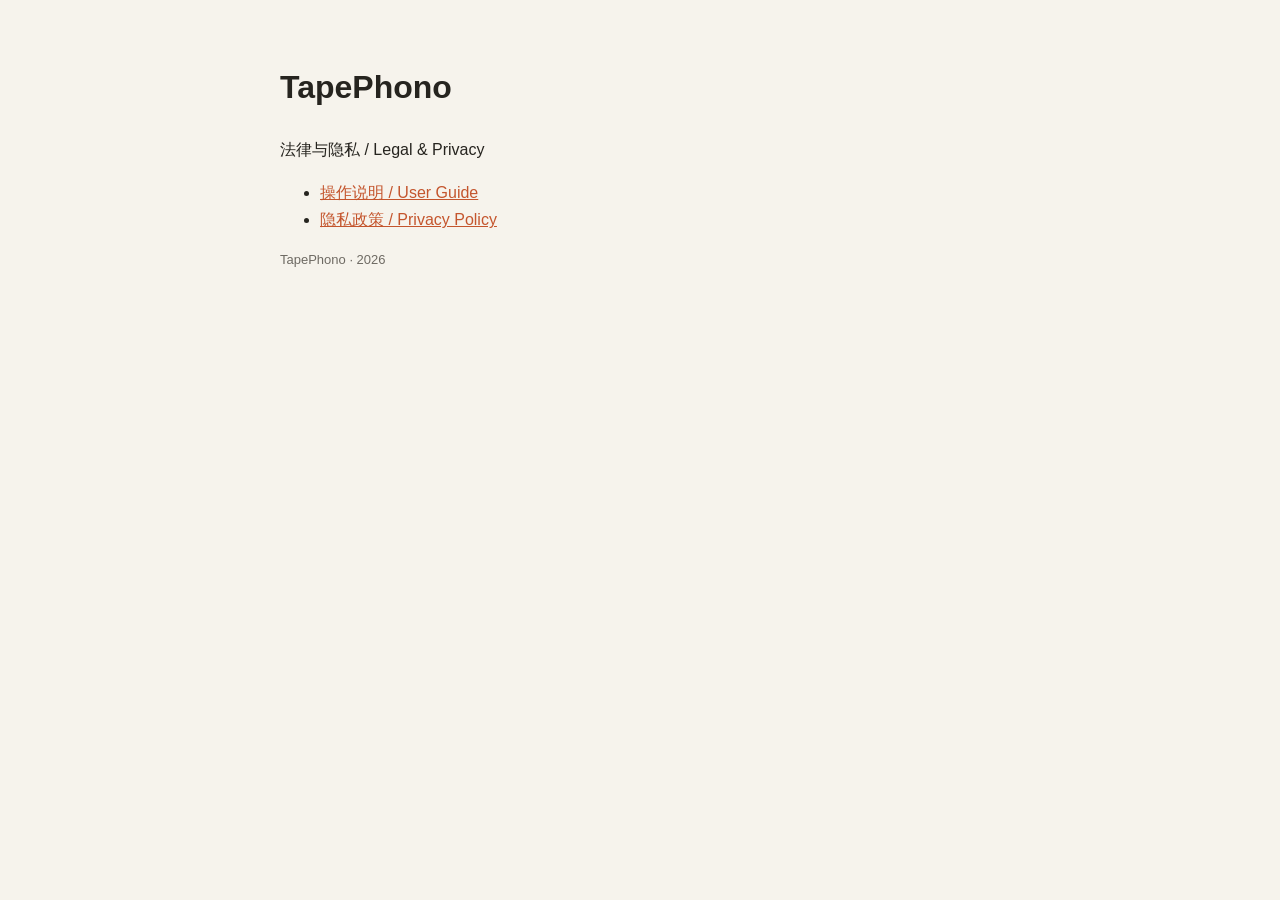
<file: index.html>
<!doctype html><html lang="zh-Hans"><head><meta charset="utf-8">
<meta name="viewport" content="width=device-width, initial-scale=1">
<title>TapePhono · Legal</title>
<style>body{font-family:-apple-system,BlinkMacSystemFont,"Noto Sans SC",sans-serif;background:#f6f3ec;color:#26241f;max-width:720px;margin:60px auto;padding:0 24px;line-height:1.7}a{color:#c4552d}h1{font-size:32px}</style>
</head><body><h1>TapePhono</h1><p>法律与隐私 / Legal &amp; Privacy</p>
<ul>
<li><a href="./manual/">操作说明 / User Guide</a></li>
<li><a href="./privacy/">隐私政策 / Privacy Policy</a></li>
</ul>
<p style="color:#6e6a63;font-size:13px">TapePhono · 2026</p></body></html>
</file>
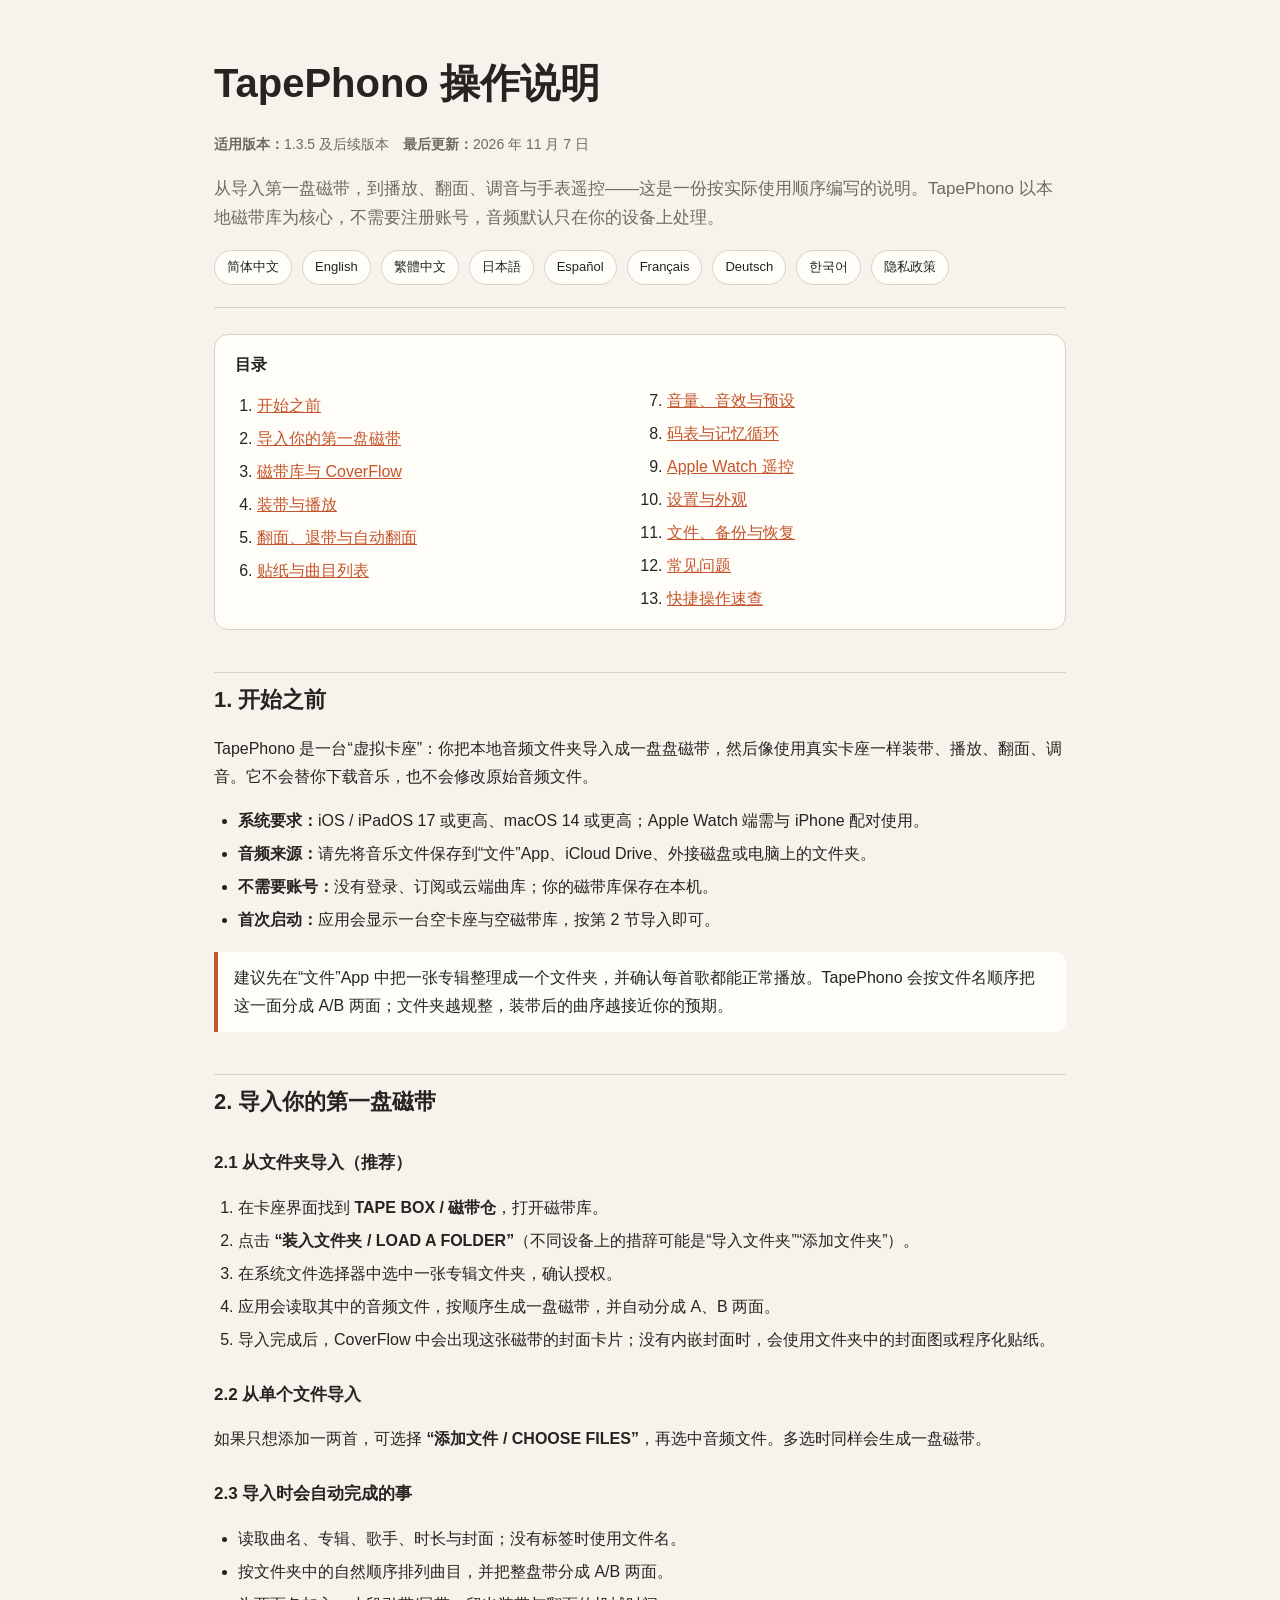
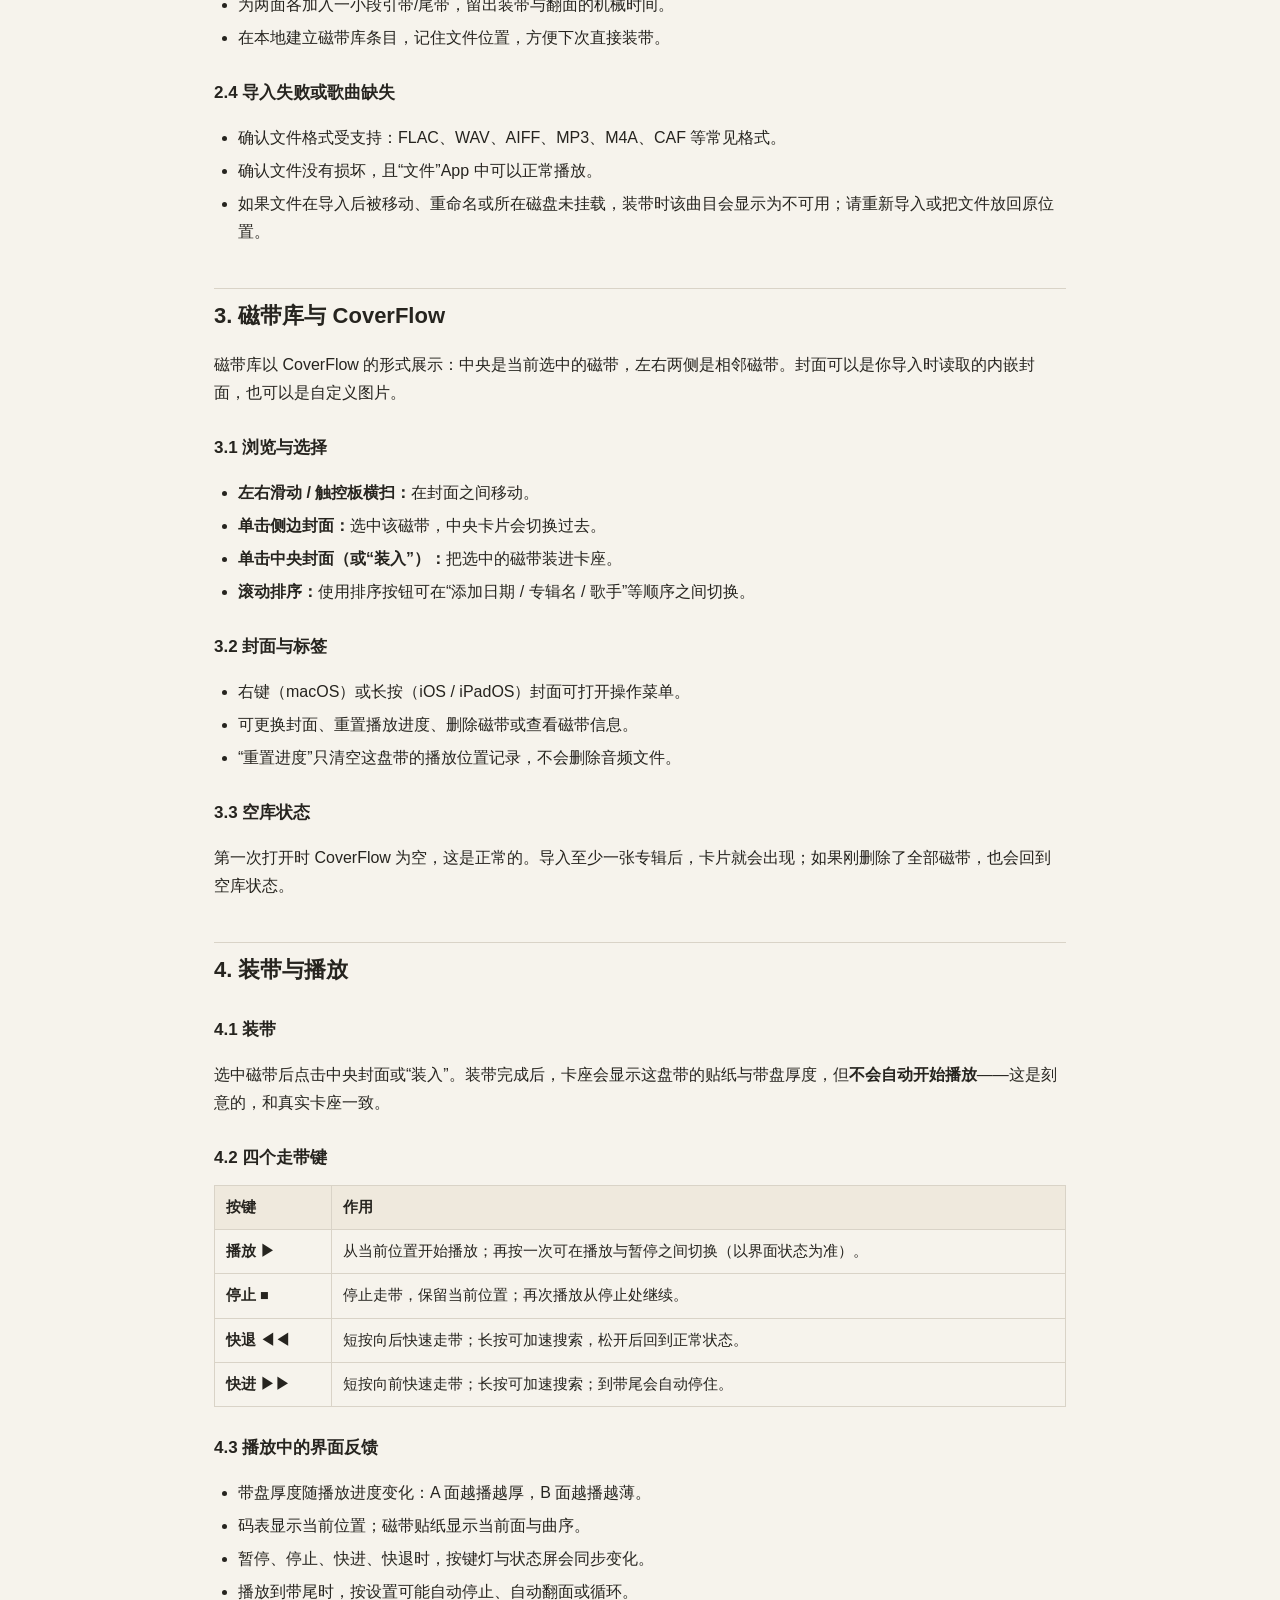
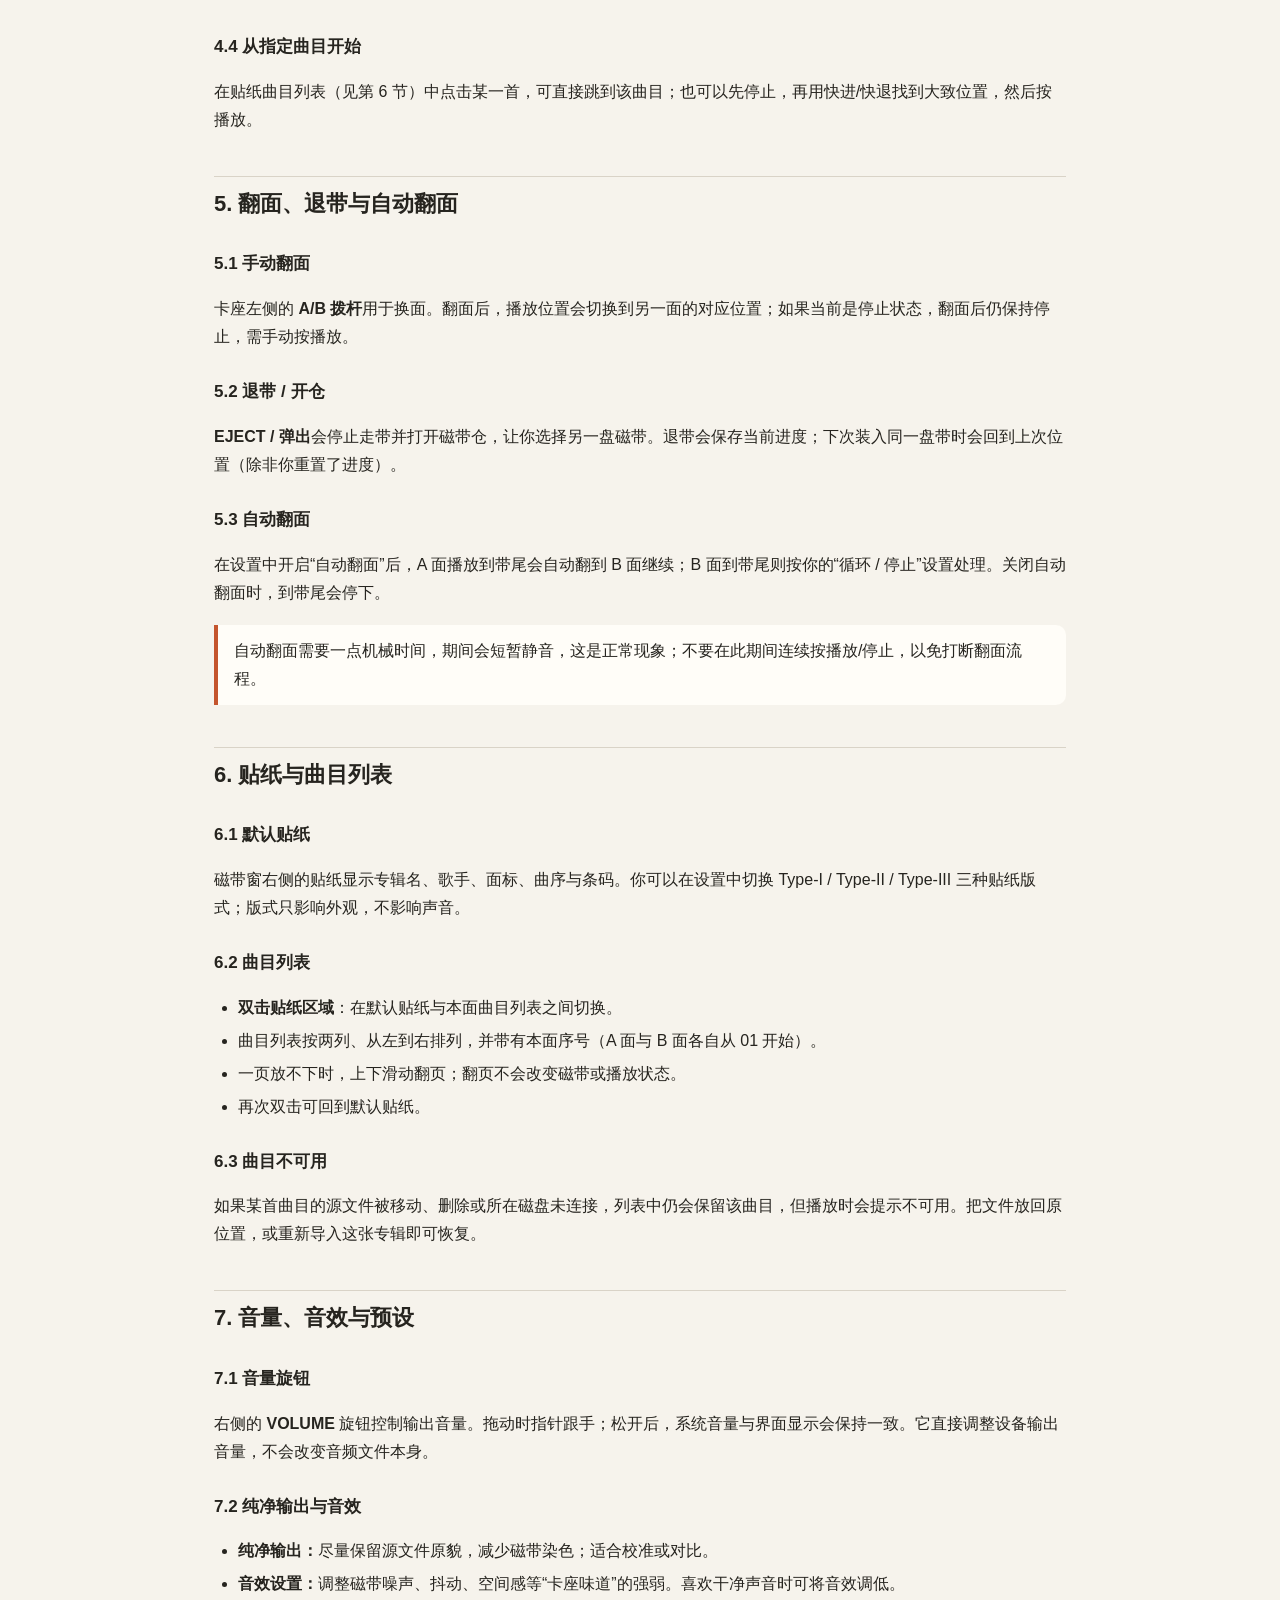
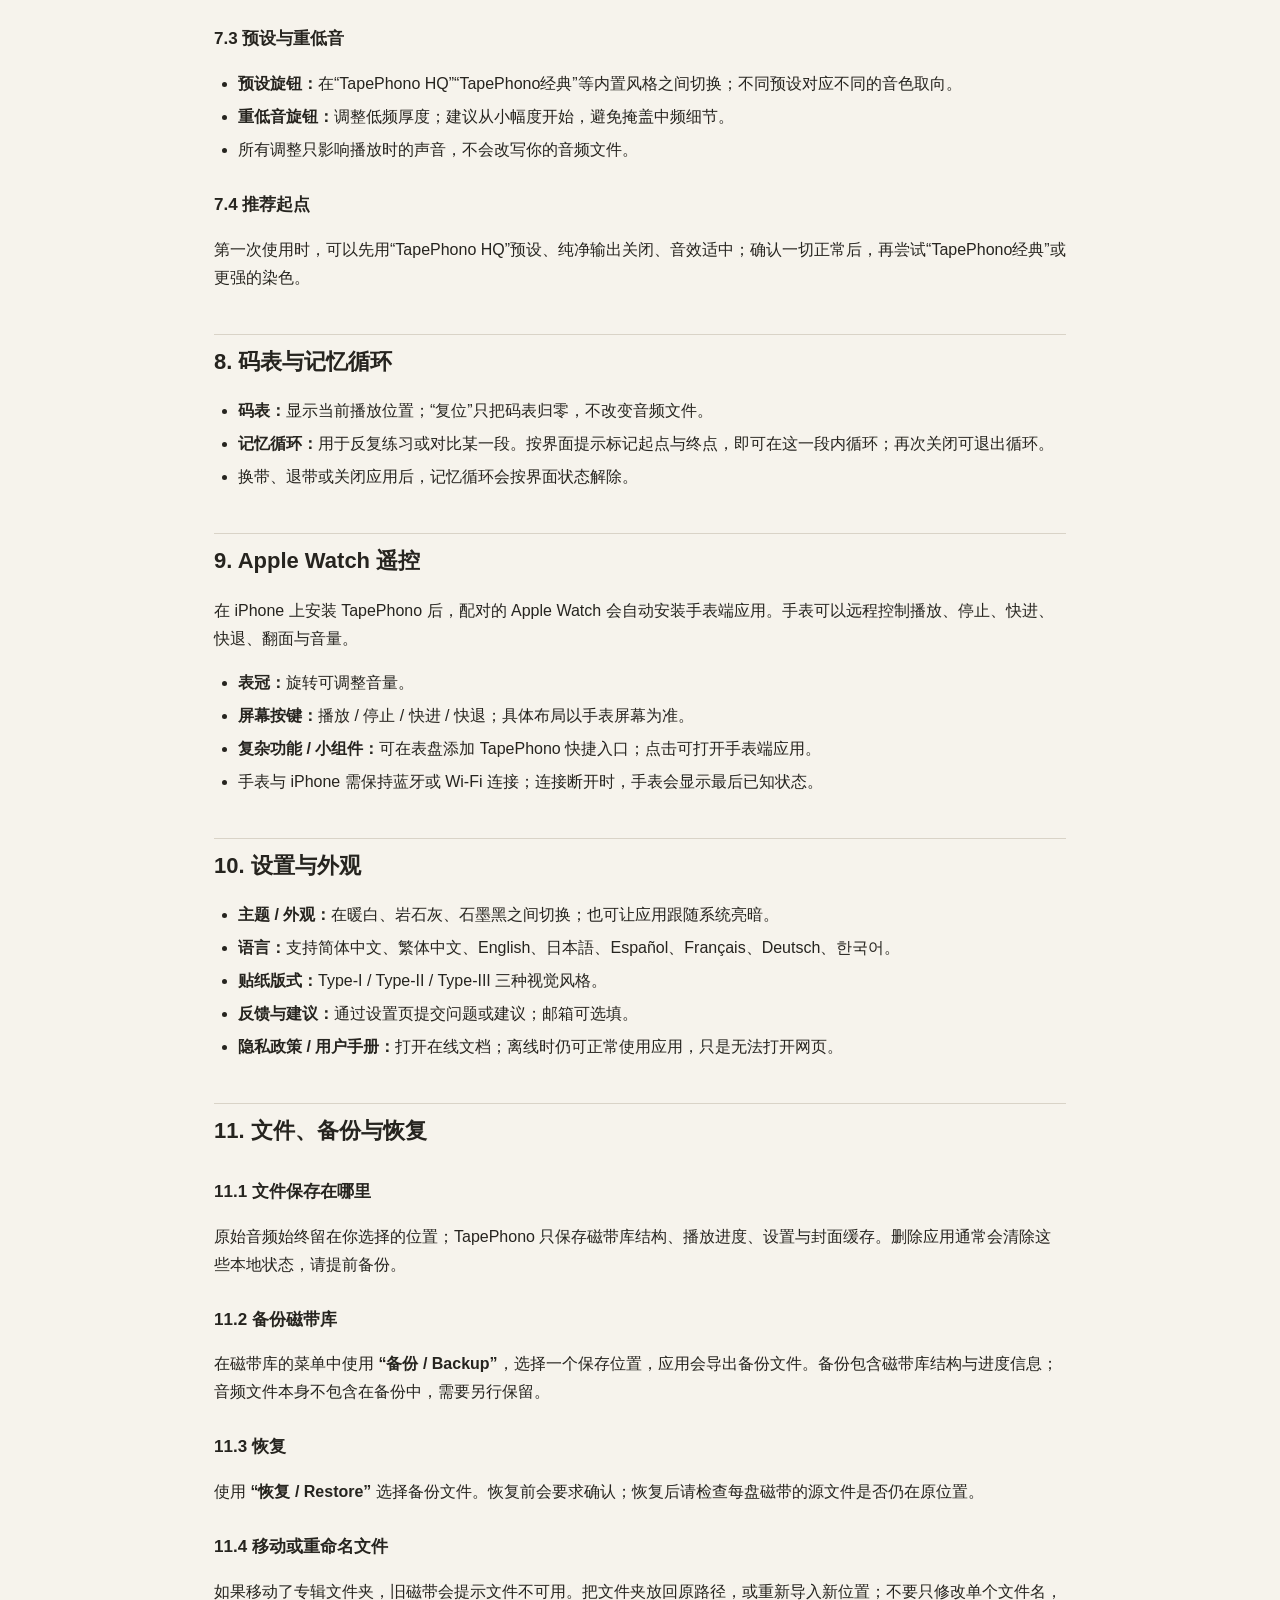
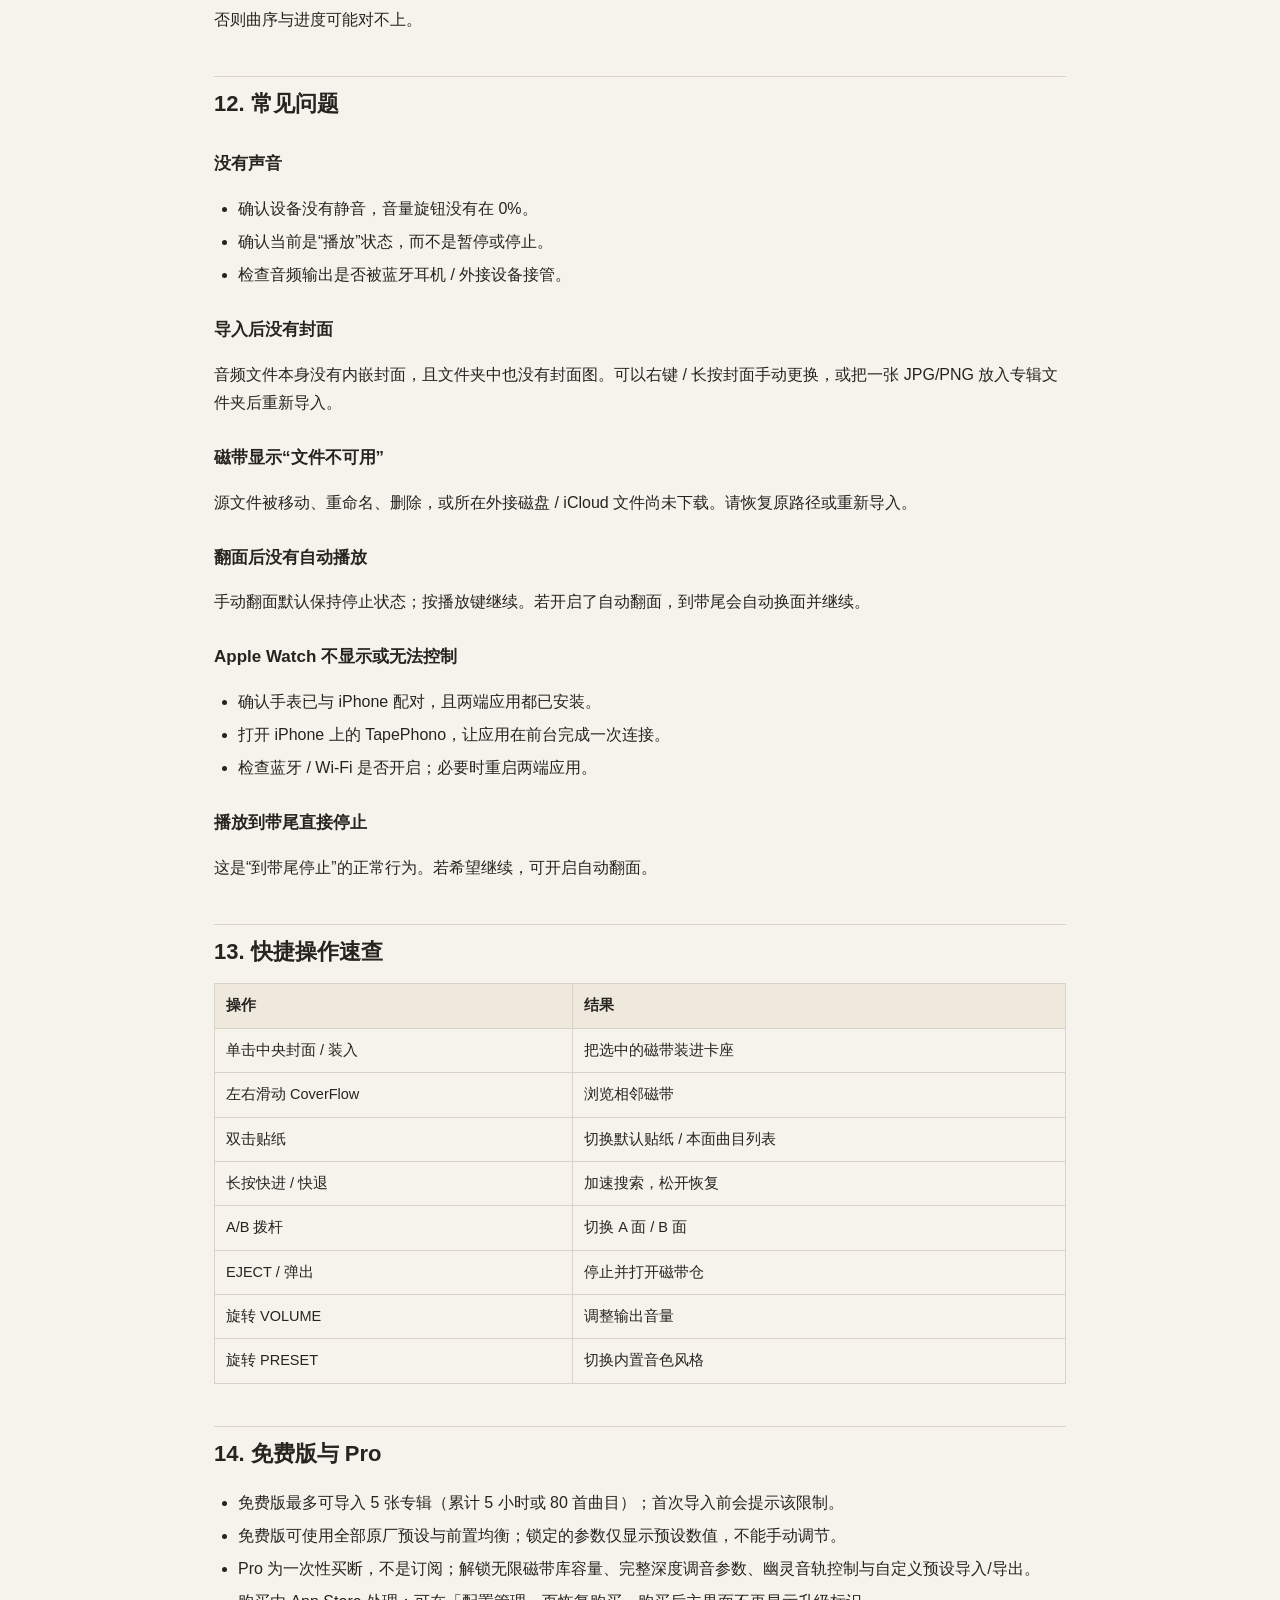
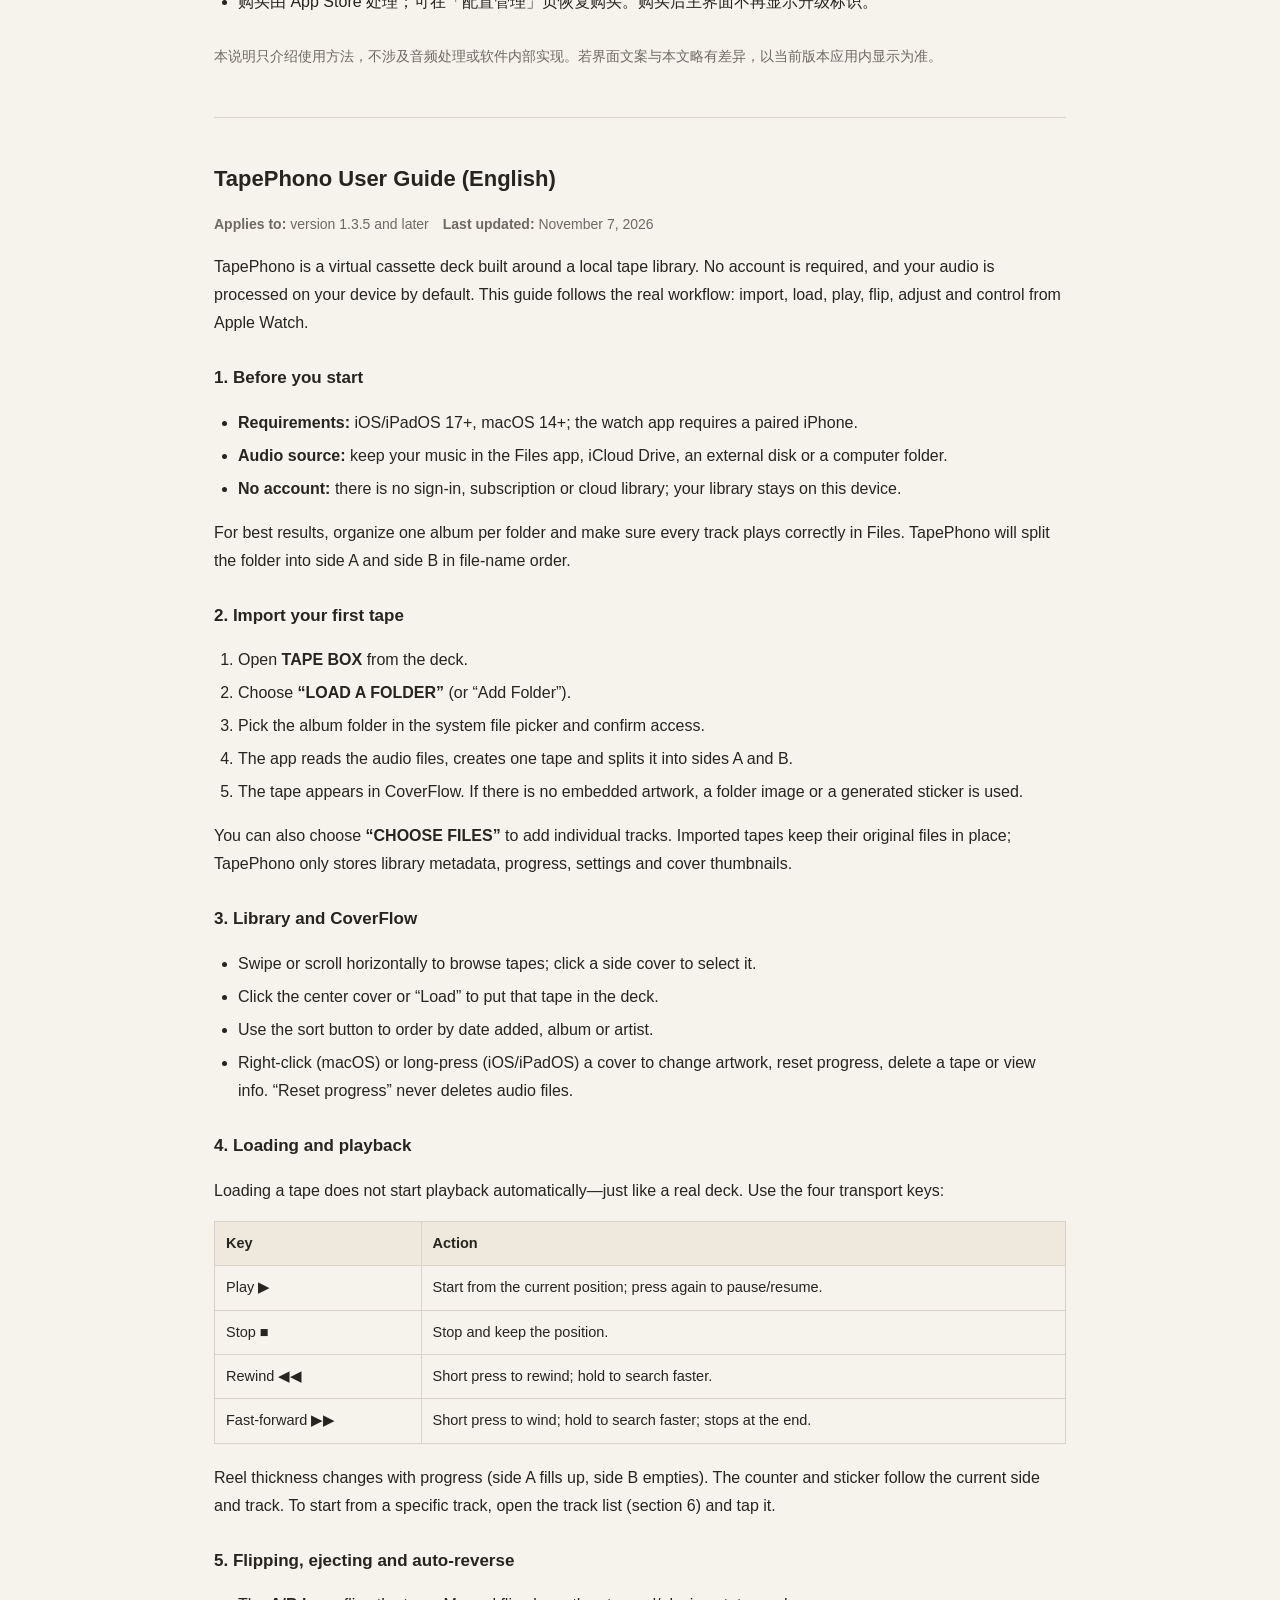
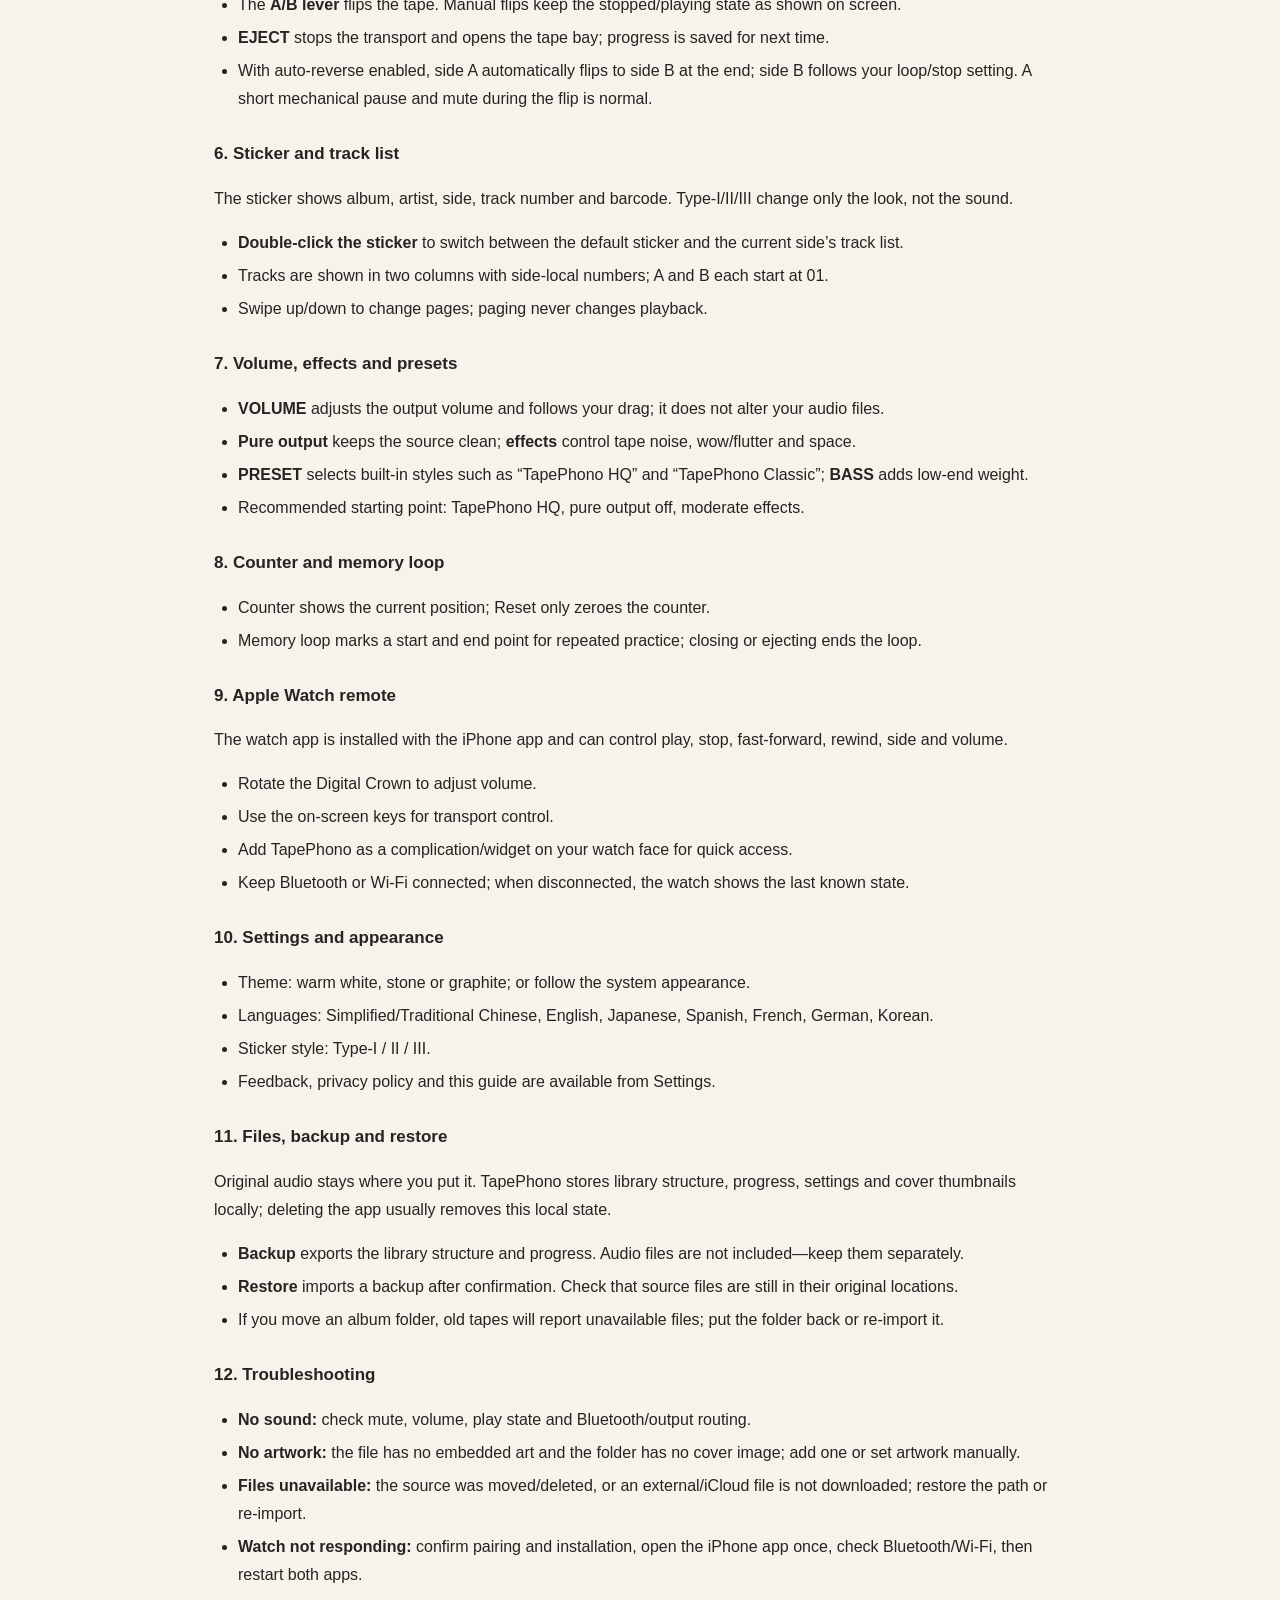
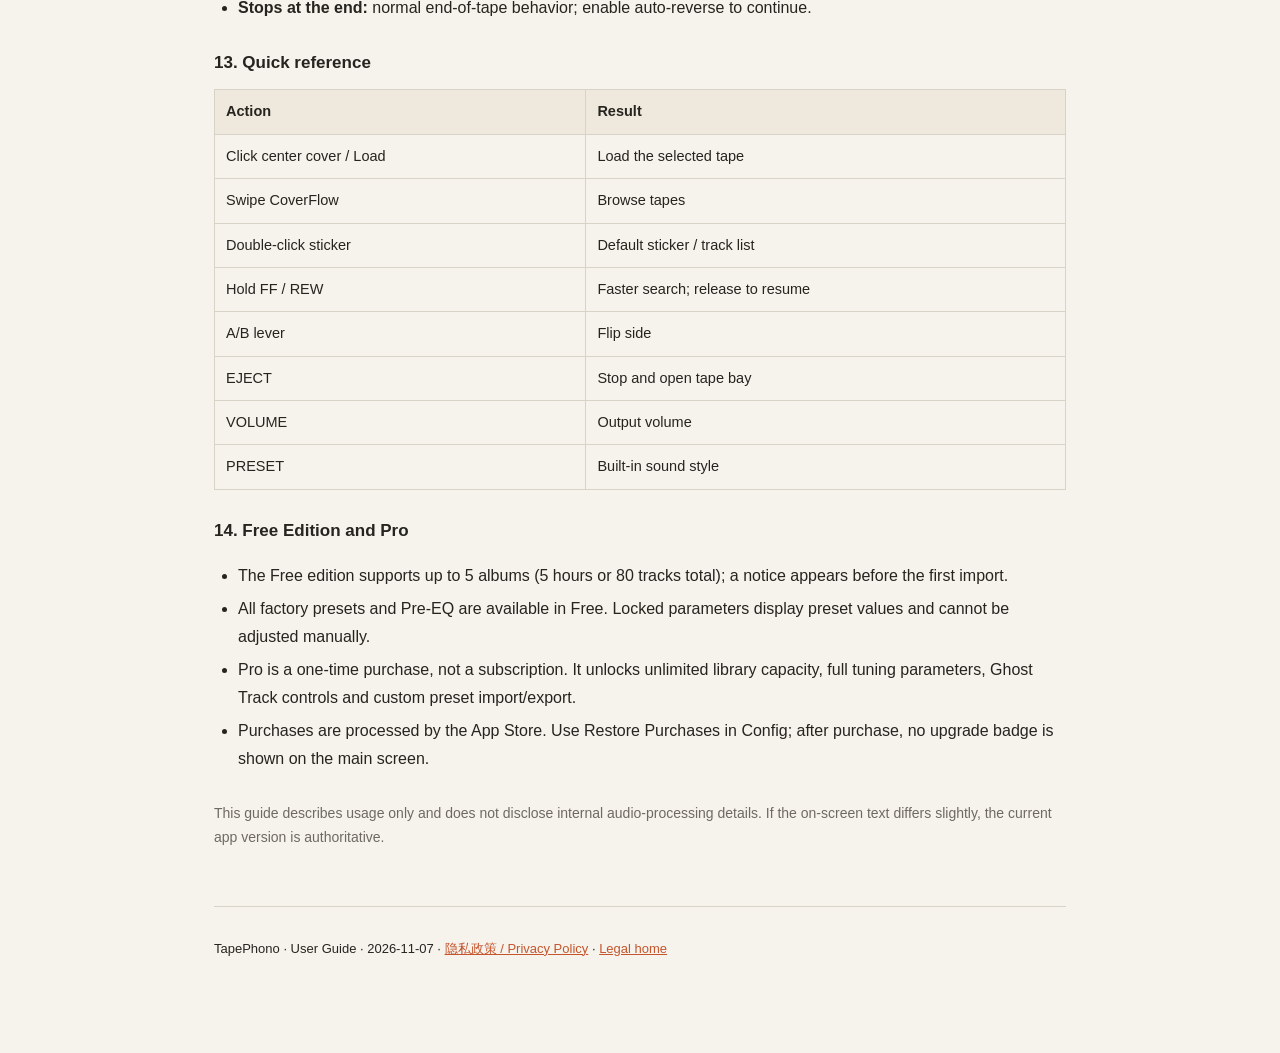
<file: manual/index.html>
<!doctype html>
<html lang="zh-Hans">
<head>
<meta charset="utf-8">
<meta name="viewport" content="width=device-width, initial-scale=1">
<title>TapePhono 操作说明 · User Guide</title>
<meta name="description" content="TapePhono 操作说明 / User Guide">
<link rel="stylesheet" href="manual.css">
</head>
<body>
<div class="wrap">
<header>
  <h1>TapePhono 操作说明</h1>
  <p class="meta"><strong>适用版本：</strong>1.3.5 及后续版本　<strong>最后更新：</strong>2026 年 11 月 7 日</p>
  <p class="lede">从导入第一盘磁带，到播放、翻面、调音与手表遥控——这是一份按实际使用顺序编写的说明。TapePhono 以本地磁带库为核心，不需要注册账号，音频默认只在你的设备上处理。</p>
  <div class="lang">
    <a href="#zh">简体中文</a><a href="#en">English</a>
    <a href="zh-Hant/">繁體中文</a><a href="ja/">日本語</a>
    <a href="es/">Español</a><a href="fr/">Français</a>
    <a href="de/">Deutsch</a><a href="ko/">한국어</a>
    <a href="../privacy/">隐私政策</a>
  </div>
</header>

<main id="zh">
<nav class="toc" aria-label="目录">
  <strong>目录</strong>
  <ol>
    <li><a href="#s1">开始之前</a></li>
    <li><a href="#s2">导入你的第一盘磁带</a></li>
    <li><a href="#s3">磁带库与 CoverFlow</a></li>
    <li><a href="#s4">装带与播放</a></li>
    <li><a href="#s5">翻面、退带与自动翻面</a></li>
    <li><a href="#s6">贴纸与曲目列表</a></li>
    <li><a href="#s7">音量、音效与预设</a></li>
    <li><a href="#s8">码表与记忆循环</a></li>
    <li><a href="#s9">Apple Watch 遥控</a></li>
    <li><a href="#s10">设置与外观</a></li>
    <li><a href="#s11">文件、备份与恢复</a></li>
    <li><a href="#s12">常见问题</a></li>
    <li><a href="#s13">快捷操作速查</a></li>
  </ol>
</nav>

<h2 id="s1">1. 开始之前</h2>
<p>TapePhono 是一台“虚拟卡座”：你把本地音频文件夹导入成一盘盘磁带，然后像使用真实卡座一样装带、播放、翻面、调音。它不会替你下载音乐，也不会修改原始音频文件。</p>
<ul>
  <li><strong>系统要求：</strong>iOS / iPadOS 17 或更高、macOS 14 或更高；Apple Watch 端需与 iPhone 配对使用。</li>
  <li><strong>音频来源：</strong>请先将音乐文件保存到“文件”App、iCloud Drive、外接磁盘或电脑上的文件夹。</li>
  <li><strong>不需要账号：</strong>没有登录、订阅或云端曲库；你的磁带库保存在本机。</li>
  <li><strong>首次启动：</strong>应用会显示一台空卡座与空磁带库，按第 2 节导入即可。</li>
</ul>
<div class="note">建议先在“文件”App 中把一张专辑整理成一个文件夹，并确认每首歌都能正常播放。TapePhono 会按文件名顺序把这一面分成 A/B 两面；文件夹越规整，装带后的曲序越接近你的预期。</div>

<h2 id="s2">2. 导入你的第一盘磁带</h2>
<h3>2.1 从文件夹导入（推荐）</h3>
<ol>
  <li>在卡座界面找到 <strong>TAPE BOX / 磁带仓</strong>，打开磁带库。</li>
  <li>点击 <strong>“装入文件夹 / LOAD A FOLDER”</strong>（不同设备上的措辞可能是“导入文件夹”“添加文件夹”）。</li>
  <li>在系统文件选择器中选中一张专辑文件夹，确认授权。</li>
  <li>应用会读取其中的音频文件，按顺序生成一盘磁带，并自动分成 A、B 两面。</li>
  <li>导入完成后，CoverFlow 中会出现这张磁带的封面卡片；没有内嵌封面时，会使用文件夹中的封面图或程序化贴纸。</li>
</ol>
<h3>2.2 从单个文件导入</h3>
<p>如果只想添加一两首，可选择 <strong>“添加文件 / CHOOSE FILES”</strong>，再选中音频文件。多选时同样会生成一盘磁带。</p>
<h3>2.3 导入时会自动完成的事</h3>
<ul>
  <li>读取曲名、专辑、歌手、时长与封面；没有标签时使用文件名。</li>
  <li>按文件夹中的自然顺序排列曲目，并把整盘带分成 A/B 两面。</li>
  <li>为两面各加入一小段引带/尾带，留出装带与翻面的机械时间。</li>
  <li>在本地建立磁带库条目，记住文件位置，方便下次直接装带。</li>
</ul>
<h3>2.4 导入失败或歌曲缺失</h3>
<ul>
  <li>确认文件格式受支持：FLAC、WAV、AIFF、MP3、M4A、CAF 等常见格式。</li>
  <li>确认文件没有损坏，且“文件”App 中可以正常播放。</li>
  <li>如果文件在导入后被移动、重命名或所在磁盘未挂载，装带时该曲目会显示为不可用；请重新导入或把文件放回原位置。</li>
</ul>

<h2 id="s3">3. 磁带库与 CoverFlow</h2>
<p>磁带库以 CoverFlow 的形式展示：中央是当前选中的磁带，左右两侧是相邻磁带。封面可以是你导入时读取的内嵌封面，也可以是自定义图片。</p>
<h3>3.1 浏览与选择</h3>
<ul>
  <li><strong>左右滑动 / 触控板横扫：</strong>在封面之间移动。</li>
  <li><strong>单击侧边封面：</strong>选中该磁带，中央卡片会切换过去。</li>
  <li><strong>单击中央封面（或“装入”）：</strong>把选中的磁带装进卡座。</li>
  <li><strong>滚动排序：</strong>使用排序按钮可在“添加日期 / 专辑名 / 歌手”等顺序之间切换。</li>
</ul>
<h3>3.2 封面与标签</h3>
<ul>
  <li>右键（macOS）或长按（iOS / iPadOS）封面可打开操作菜单。</li>
  <li>可更换封面、重置播放进度、删除磁带或查看磁带信息。</li>
  <li>“重置进度”只清空这盘带的播放位置记录，不会删除音频文件。</li>
</ul>
<h3>3.3 空库状态</h3>
<p>第一次打开时 CoverFlow 为空，这是正常的。导入至少一张专辑后，卡片就会出现；如果刚删除了全部磁带，也会回到空库状态。</p>

<h2 id="s4">4. 装带与播放</h2>
<h3>4.1 装带</h3>
<p>选中磁带后点击中央封面或“装入”。装带完成后，卡座会显示这盘带的贴纸与带盘厚度，但<strong>不会自动开始播放</strong>——这是刻意的，和真实卡座一致。</p>
<h3>4.2 四个走带键</h3>
<table>
  <thead><tr><th>按键</th><th>作用</th></tr></thead>
  <tbody>
    <tr><td><strong>播放 ▶</strong></td><td>从当前位置开始播放；再按一次可在播放与暂停之间切换（以界面状态为准）。</td></tr>
    <tr><td><strong>停止 ■</strong></td><td>停止走带，保留当前位置；再次播放从停止处继续。</td></tr>
    <tr><td><strong>快退 ◀◀</strong></td><td>短按向后快速走带；长按可加速搜索，松开后回到正常状态。</td></tr>
    <tr><td><strong>快进 ▶▶</strong></td><td>短按向前快速走带；长按可加速搜索；到带尾会自动停住。</td></tr>
  </tbody>
</table>
<h3>4.3 播放中的界面反馈</h3>
<ul>
  <li>带盘厚度随播放进度变化：A 面越播越厚，B 面越播越薄。</li>
  <li>码表显示当前位置；磁带贴纸显示当前面与曲序。</li>
  <li>暂停、停止、快进、快退时，按键灯与状态屏会同步变化。</li>
  <li>播放到带尾时，按设置可能自动停止、自动翻面或循环。</li>
</ul>
<h3>4.4 从指定曲目开始</h3>
<p>在贴纸曲目列表（见第 6 节）中点击某一首，可直接跳到该曲目；也可以先停止，再用快进/快退找到大致位置，然后按播放。</p>

<h2 id="s5">5. 翻面、退带与自动翻面</h2>
<h3>5.1 手动翻面</h3>
<p>卡座左侧的 <strong>A/B 拨杆</strong>用于换面。翻面后，播放位置会切换到另一面的对应位置；如果当前是停止状态，翻面后仍保持停止，需手动按播放。</p>
<h3>5.2 退带 / 开仓</h3>
<p><strong>EJECT / 弹出</strong>会停止走带并打开磁带仓，让你选择另一盘磁带。退带会保存当前进度；下次装入同一盘带时会回到上次位置（除非你重置了进度）。</p>
<h3>5.3 自动翻面</h3>
<p>在设置中开启“自动翻面”后，A 面播放到带尾会自动翻到 B 面继续；B 面到带尾则按你的“循环 / 停止”设置处理。关闭自动翻面时，到带尾会停下。</p>
<div class="note">自动翻面需要一点机械时间，期间会短暂静音，这是正常现象；不要在此期间连续按播放/停止，以免打断翻面流程。</div>

<h2 id="s6">6. 贴纸与曲目列表</h2>
<h3>6.1 默认贴纸</h3>
<p>磁带窗右侧的贴纸显示专辑名、歌手、面标、曲序与条码。你可以在设置中切换 Type-I / Type-II / Type-III 三种贴纸版式；版式只影响外观，不影响声音。</p>
<h3>6.2 曲目列表</h3>
<ul>
  <li><strong>双击贴纸区域</strong>：在默认贴纸与本面曲目列表之间切换。</li>
  <li>曲目列表按两列、从左到右排列，并带有本面序号（A 面与 B 面各自从 01 开始）。</li>
  <li>一页放不下时，上下滑动翻页；翻页不会改变磁带或播放状态。</li>
  <li>再次双击可回到默认贴纸。</li>
</ul>
<h3>6.3 曲目不可用</h3>
<p>如果某首曲目的源文件被移动、删除或所在磁盘未连接，列表中仍会保留该曲目，但播放时会提示不可用。把文件放回原位置，或重新导入这张专辑即可恢复。</p>

<h2 id="s7">7. 音量、音效与预设</h2>
<h3>7.1 音量旋钮</h3>
<p>右侧的 <strong>VOLUME</strong> 旋钮控制输出音量。拖动时指针跟手；松开后，系统音量与界面显示会保持一致。它直接调整设备输出音量，不会改变音频文件本身。</p>
<h3>7.2 纯净输出与音效</h3>
<ul>
  <li><strong>纯净输出：</strong>尽量保留源文件原貌，减少磁带染色；适合校准或对比。</li>
  <li><strong>音效设置：</strong>调整磁带噪声、抖动、空间感等“卡座味道”的强弱。喜欢干净声音时可将音效调低。</li>
</ul>
<h3>7.3 预设与重低音</h3>
<ul>
  <li><strong>预设旋钮：</strong>在“TapePhono HQ”“TapePhono经典”等内置风格之间切换；不同预设对应不同的音色取向。</li>
  <li><strong>重低音旋钮：</strong>调整低频厚度；建议从小幅度开始，避免掩盖中频细节。</li>
  <li>所有调整只影响播放时的声音，不会改写你的音频文件。</li>
</ul>
<h3>7.4 推荐起点</h3>
<p>第一次使用时，可以先用“TapePhono HQ”预设、纯净输出关闭、音效适中；确认一切正常后，再尝试“TapePhono经典”或更强的染色。</p>

<h2 id="s8">8. 码表与记忆循环</h2>
<ul>
  <li><strong>码表：</strong>显示当前播放位置；“复位”只把码表归零，不改变音频文件。</li>
  <li><strong>记忆循环：</strong>用于反复练习或对比某一段。按界面提示标记起点与终点，即可在这一段内循环；再次关闭可退出循环。</li>
  <li>换带、退带或关闭应用后，记忆循环会按界面状态解除。</li>
</ul>

<h2 id="s9">9. Apple Watch 遥控</h2>
<p>在 iPhone 上安装 TapePhono 后，配对的 Apple Watch 会自动安装手表端应用。手表可以远程控制播放、停止、快进、快退、翻面与音量。</p>
<ul>
  <li><strong>表冠：</strong>旋转可调整音量。</li>
  <li><strong>屏幕按键：</strong>播放 / 停止 / 快进 / 快退；具体布局以手表屏幕为准。</li>
  <li><strong>复杂功能 / 小组件：</strong>可在表盘添加 TapePhono 快捷入口；点击可打开手表端应用。</li>
  <li>手表与 iPhone 需保持蓝牙或 Wi-Fi 连接；连接断开时，手表会显示最后已知状态。</li>
</ul>

<h2 id="s10">10. 设置与外观</h2>
<ul>
  <li><strong>主题 / 外观：</strong>在暖白、岩石灰、石墨黑之间切换；也可让应用跟随系统亮暗。</li>
  <li><strong>语言：</strong>支持简体中文、繁体中文、English、日本語、Español、Français、Deutsch、한국어。</li>
  <li><strong>贴纸版式：</strong>Type-I / Type-II / Type-III 三种视觉风格。</li>
  <li><strong>反馈与建议：</strong>通过设置页提交问题或建议；邮箱可选填。</li>
  <li><strong>隐私政策 / 用户手册：</strong>打开在线文档；离线时仍可正常使用应用，只是无法打开网页。</li>
</ul>

<h2 id="s11">11. 文件、备份与恢复</h2>
<h3>11.1 文件保存在哪里</h3>
<p>原始音频始终留在你选择的位置；TapePhono 只保存磁带库结构、播放进度、设置与封面缓存。删除应用通常会清除这些本地状态，请提前备份。</p>
<h3>11.2 备份磁带库</h3>
<p>在磁带库的菜单中使用 <strong>“备份 / Backup”</strong>，选择一个保存位置，应用会导出备份文件。备份包含磁带库结构与进度信息；音频文件本身不包含在备份中，需要另行保留。</p>
<h3>11.3 恢复</h3>
<p>使用 <strong>“恢复 / Restore”</strong> 选择备份文件。恢复前会要求确认；恢复后请检查每盘磁带的源文件是否仍在原位置。</p>
<h3>11.4 移动或重命名文件</h3>
<p>如果移动了专辑文件夹，旧磁带会提示文件不可用。把文件夹放回原路径，或重新导入新位置；不要只修改单个文件名，否则曲序与进度可能对不上。</p>

<h2 id="s12">12. 常见问题</h2>
<h3>没有声音</h3>
<ul>
  <li>确认设备没有静音，音量旋钮没有在 0%。</li>
  <li>确认当前是“播放”状态，而不是暂停或停止。</li>
  <li>检查音频输出是否被蓝牙耳机 / 外接设备接管。</li>
</ul>
<h3>导入后没有封面</h3>
<p>音频文件本身没有内嵌封面，且文件夹中也没有封面图。可以右键 / 长按封面手动更换，或把一张 JPG/PNG 放入专辑文件夹后重新导入。</p>
<h3>磁带显示“文件不可用”</h3>
<p>源文件被移动、重命名、删除，或所在外接磁盘 / iCloud 文件尚未下载。请恢复原路径或重新导入。</p>
<h3>翻面后没有自动播放</h3>
<p>手动翻面默认保持停止状态；按播放键继续。若开启了自动翻面，到带尾会自动换面并继续。</p>
<h3>Apple Watch 不显示或无法控制</h3>
<ul>
  <li>确认手表已与 iPhone 配对，且两端应用都已安装。</li>
  <li>打开 iPhone 上的 TapePhono，让应用在前台完成一次连接。</li>
  <li>检查蓝牙 / Wi-Fi 是否开启；必要时重启两端应用。</li>
</ul>
<h3>播放到带尾直接停止</h3>
<p>这是“到带尾停止”的正常行为。若希望继续，可开启自动翻面。</p>

<h2 id="s13">13. 快捷操作速查</h2>
<table>
  <thead><tr><th>操作</th><th>结果</th></tr></thead>
  <tbody>
    <tr><td>单击中央封面 / 装入</td><td>把选中的磁带装进卡座</td></tr>
    <tr><td>左右滑动 CoverFlow</td><td>浏览相邻磁带</td></tr>
    <tr><td>双击贴纸</td><td>切换默认贴纸 / 本面曲目列表</td></tr>
    <tr><td>长按快进 / 快退</td><td>加速搜索，松开恢复</td></tr>
    <tr><td>A/B 拨杆</td><td>切换 A 面 / B 面</td></tr>
    <tr><td>EJECT / 弹出</td><td>停止并打开磁带仓</td></tr>
    <tr><td>旋转 VOLUME</td><td>调整输出音量</td></tr>
    <tr><td>旋转 PRESET</td><td>切换内置音色风格</td></tr>
  </tbody>
</table>
<h2 id="s14">14. 免费版与 Pro</h2><ul><li>免费版最多可导入 5 张专辑（累计 5 小时或 80 首曲目）；首次导入前会提示该限制。</li><li>免费版可使用全部原厂预设与前置均衡；锁定的参数仅显示预设数值，不能手动调节。</li><li>Pro 为一次性买断，不是订阅；解锁无限磁带库容量、完整深度调音参数、幽灵音轨控制与自定义预设导入/导出。</li><li>购买由 App Store 处理；可在「配置管理」页恢复购买。购买后主界面不再显示升级标识。</li></ul>
<p class="meta" style="margin-top:28px">本说明只介绍使用方法，不涉及音频处理或软件内部实现。若界面文案与本文略有差异，以当前版本应用内显示为准。</p>
</main>

<hr style="border:0;border-top:1px solid var(--line);margin:48px 0 0">

<main id="en" lang="en">
<h2 style="border-top:0;padding-top:0">TapePhono User Guide (English)</h2>
<p class="meta"><strong>Applies to:</strong> version 1.3.5 and later　<strong>Last updated:</strong> November 7, 2026</p>
<p>TapePhono is a virtual cassette deck built around a local tape library. No account is required, and your audio is processed on your device by default. This guide follows the real workflow: import, load, play, flip, adjust and control from Apple Watch.</p>

<h3>1. Before you start</h3>
<ul>
  <li><strong>Requirements:</strong> iOS/iPadOS 17+, macOS 14+; the watch app requires a paired iPhone.</li>
  <li><strong>Audio source:</strong> keep your music in the Files app, iCloud Drive, an external disk or a computer folder.</li>
  <li><strong>No account:</strong> there is no sign-in, subscription or cloud library; your library stays on this device.</li>
</ul>
<p>For best results, organize one album per folder and make sure every track plays correctly in Files. TapePhono will split the folder into side A and side B in file-name order.</p>

<h3>2. Import your first tape</h3>
<ol>
  <li>Open <strong>TAPE BOX</strong> from the deck.</li>
  <li>Choose <strong>“LOAD A FOLDER”</strong> (or “Add Folder”).</li>
  <li>Pick the album folder in the system file picker and confirm access.</li>
  <li>The app reads the audio files, creates one tape and splits it into sides A and B.</li>
  <li>The tape appears in CoverFlow. If there is no embedded artwork, a folder image or a generated sticker is used.</li>
</ol>
<p>You can also choose <strong>“CHOOSE FILES”</strong> to add individual tracks. Imported tapes keep their original files in place; TapePhono only stores library metadata, progress, settings and cover thumbnails.</p>

<h3>3. Library and CoverFlow</h3>
<ul>
  <li>Swipe or scroll horizontally to browse tapes; click a side cover to select it.</li>
  <li>Click the center cover or “Load” to put that tape in the deck.</li>
  <li>Use the sort button to order by date added, album or artist.</li>
  <li>Right-click (macOS) or long-press (iOS/iPadOS) a cover to change artwork, reset progress, delete a tape or view info. “Reset progress” never deletes audio files.</li>
</ul>

<h3>4. Loading and playback</h3>
<p>Loading a tape does not start playback automatically—just like a real deck. Use the four transport keys:</p>
<table>
  <thead><tr><th>Key</th><th>Action</th></tr></thead>
  <tbody>
    <tr><td>Play ▶</td><td>Start from the current position; press again to pause/resume.</td></tr>
    <tr><td>Stop ■</td><td>Stop and keep the position.</td></tr>
    <tr><td>Rewind ◀◀</td><td>Short press to rewind; hold to search faster.</td></tr>
    <tr><td>Fast-forward ▶▶</td><td>Short press to wind; hold to search faster; stops at the end.</td></tr>
  </tbody>
</table>
<p>Reel thickness changes with progress (side A fills up, side B empties). The counter and sticker follow the current side and track. To start from a specific track, open the track list (section 6) and tap it.</p>

<h3>5. Flipping, ejecting and auto-reverse</h3>
<ul>
  <li>The <strong>A/B lever</strong> flips the tape. Manual flips keep the stopped/playing state as shown on screen.</li>
  <li><strong>EJECT</strong> stops the transport and opens the tape bay; progress is saved for next time.</li>
  <li>With auto-reverse enabled, side A automatically flips to side B at the end; side B follows your loop/stop setting. A short mechanical pause and mute during the flip is normal.</li>
</ul>

<h3>6. Sticker and track list</h3>
<p>The sticker shows album, artist, side, track number and barcode. Type-I/II/III change only the look, not the sound.</p>
<ul>
  <li><strong>Double-click the sticker</strong> to switch between the default sticker and the current side’s track list.</li>
  <li>Tracks are shown in two columns with side-local numbers; A and B each start at 01.</li>
  <li>Swipe up/down to change pages; paging never changes playback.</li>
</ul>

<h3>7. Volume, effects and presets</h3>
<ul>
  <li><strong>VOLUME</strong> adjusts the output volume and follows your drag; it does not alter your audio files.</li>
  <li><strong>Pure output</strong> keeps the source clean; <strong>effects</strong> control tape noise, wow/flutter and space.</li>
  <li><strong>PRESET</strong> selects built-in styles such as “TapePhono HQ” and “TapePhono Classic”; <strong>BASS</strong> adds low-end weight.</li>
  <li>Recommended starting point: TapePhono HQ, pure output off, moderate effects.</li>
</ul>

<h3>8. Counter and memory loop</h3>
<ul>
  <li>Counter shows the current position; Reset only zeroes the counter.</li>
  <li>Memory loop marks a start and end point for repeated practice; closing or ejecting ends the loop.</li>
</ul>

<h3>9. Apple Watch remote</h3>
<p>The watch app is installed with the iPhone app and can control play, stop, fast-forward, rewind, side and volume.</p>
<ul>
  <li>Rotate the Digital Crown to adjust volume.</li>
  <li>Use the on-screen keys for transport control.</li>
  <li>Add TapePhono as a complication/widget on your watch face for quick access.</li>
  <li>Keep Bluetooth or Wi-Fi connected; when disconnected, the watch shows the last known state.</li>
</ul>

<h3>10. Settings and appearance</h3>
<ul>
  <li>Theme: warm white, stone or graphite; or follow the system appearance.</li>
  <li>Languages: Simplified/Traditional Chinese, English, Japanese, Spanish, French, German, Korean.</li>
  <li>Sticker style: Type-I / II / III.</li>
  <li>Feedback, privacy policy and this guide are available from Settings.</li>
</ul>

<h3>11. Files, backup and restore</h3>
<p>Original audio stays where you put it. TapePhono stores library structure, progress, settings and cover thumbnails locally; deleting the app usually removes this local state.</p>
<ul>
  <li><strong>Backup</strong> exports the library structure and progress. Audio files are not included—keep them separately.</li>
  <li><strong>Restore</strong> imports a backup after confirmation. Check that source files are still in their original locations.</li>
  <li>If you move an album folder, old tapes will report unavailable files; put the folder back or re-import it.</li>
</ul>

<h3>12. Troubleshooting</h3>
<ul>
  <li><strong>No sound:</strong> check mute, volume, play state and Bluetooth/output routing.</li>
  <li><strong>No artwork:</strong> the file has no embedded art and the folder has no cover image; add one or set artwork manually.</li>
  <li><strong>Files unavailable:</strong> the source was moved/deleted, or an external/iCloud file is not downloaded; restore the path or re-import.</li>
  <li><strong>Watch not responding:</strong> confirm pairing and installation, open the iPhone app once, check Bluetooth/Wi-Fi, then restart both apps.</li>
  <li><strong>Stops at the end:</strong> normal end-of-tape behavior; enable auto-reverse to continue.</li>
</ul>

<h3>13. Quick reference</h3>
<table>
  <thead><tr><th>Action</th><th>Result</th></tr></thead>
  <tbody>
    <tr><td>Click center cover / Load</td><td>Load the selected tape</td></tr>
    <tr><td>Swipe CoverFlow</td><td>Browse tapes</td></tr>
    <tr><td>Double-click sticker</td><td>Default sticker / track list</td></tr>
    <tr><td>Hold FF / REW</td><td>Faster search; release to resume</td></tr>
    <tr><td>A/B lever</td><td>Flip side</td></tr>
    <tr><td>EJECT</td><td>Stop and open tape bay</td></tr>
    <tr><td>VOLUME</td><td>Output volume</td></tr>
    <tr><td>PRESET</td><td>Built-in sound style</td></tr>
  </tbody>
</table>
<h3>14. Free Edition and Pro</h3>
<ul>
  <li>The Free edition supports up to 5 albums (5 hours or 80 tracks total); a notice appears before the first import.</li>
  <li>All factory presets and Pre-EQ are available in Free. Locked parameters display preset values and cannot be adjusted manually.</li>
  <li>Pro is a one-time purchase, not a subscription. It unlocks unlimited library capacity, full tuning parameters, Ghost Track controls and custom preset import/export.</li>
  <li>Purchases are processed by the App Store. Use Restore Purchases in Config; after purchase, no upgrade badge is shown on the main screen.</li>
</ul>
<p class="meta" style="margin-top:28px">This guide describes usage only and does not disclose internal audio-processing details. If the on-screen text differs slightly, the current app version is authoritative.</p>
</main>

<footer>
  <p>TapePhono · User Guide · 2026-11-07 · <a href="../privacy/">隐私政策 / Privacy Policy</a> · <a href="../">Legal home</a></p>
</footer>
</div>
</body>
</html>
</file>
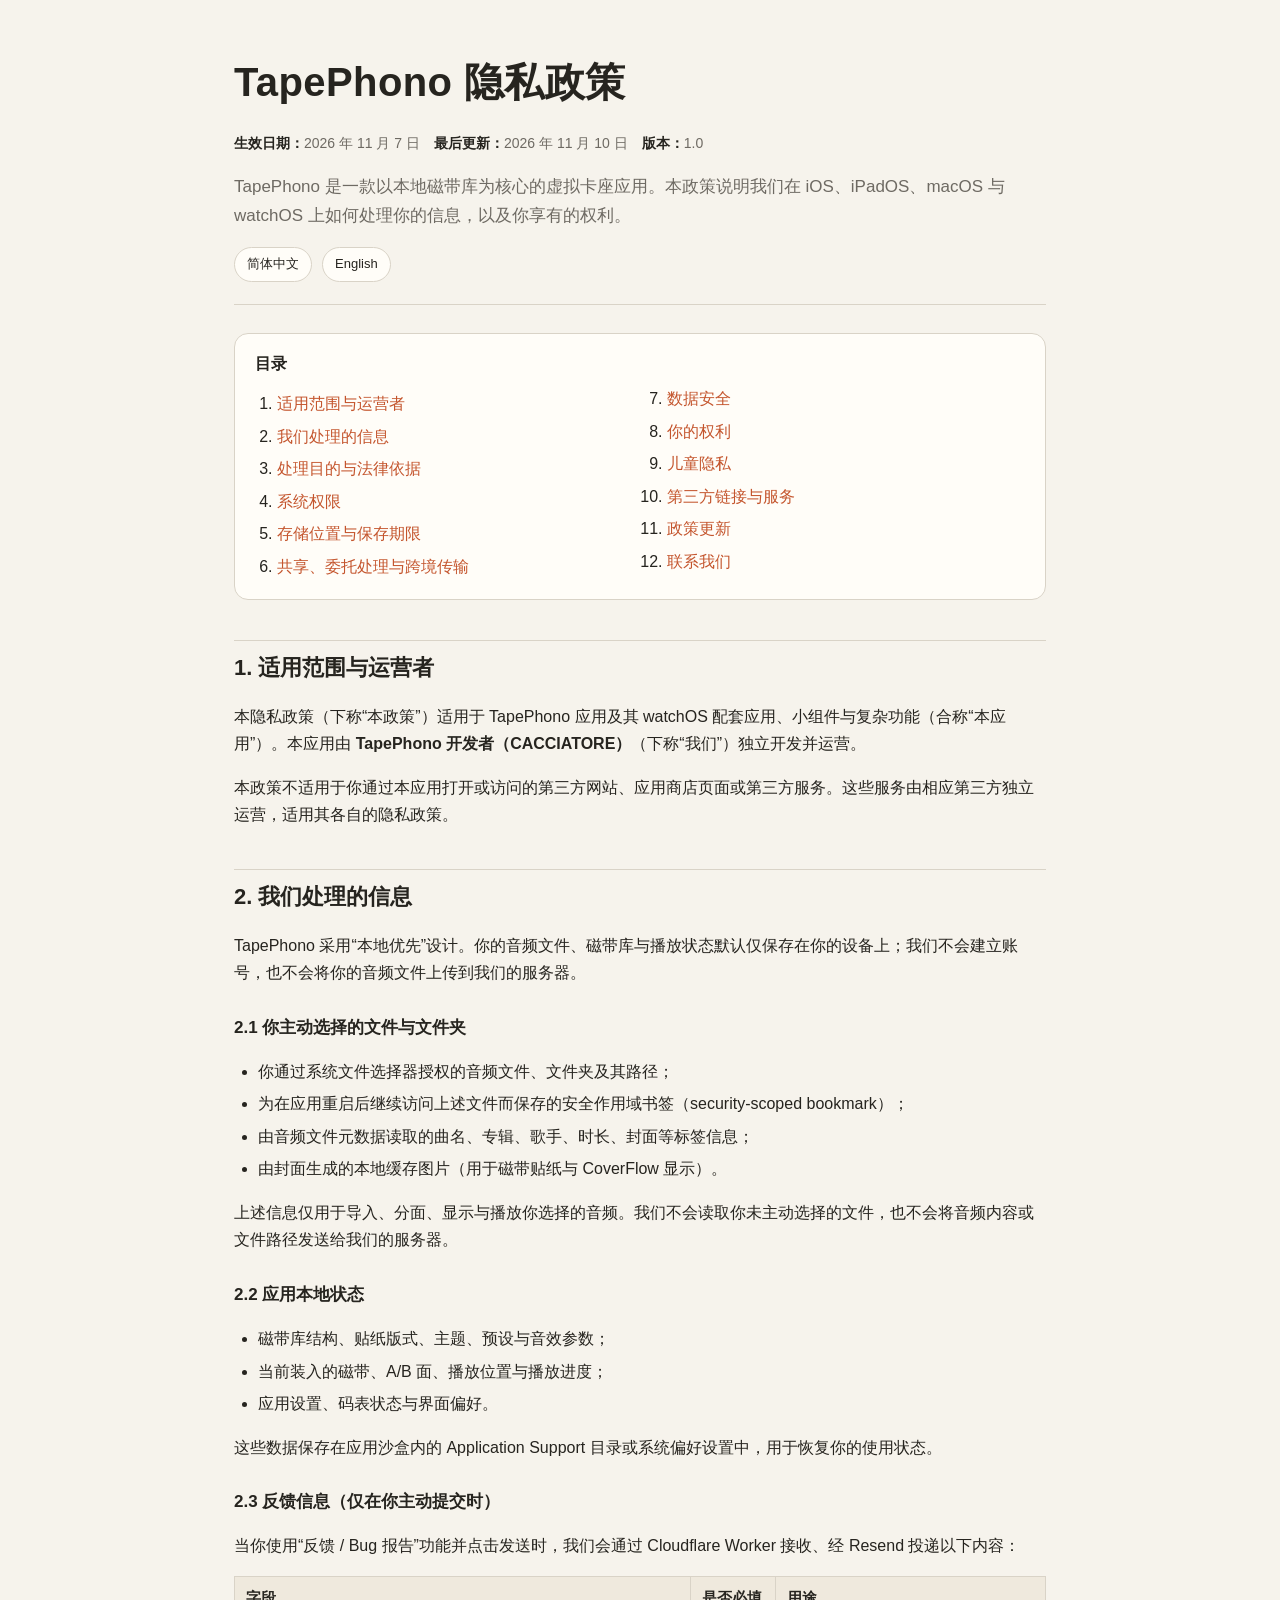
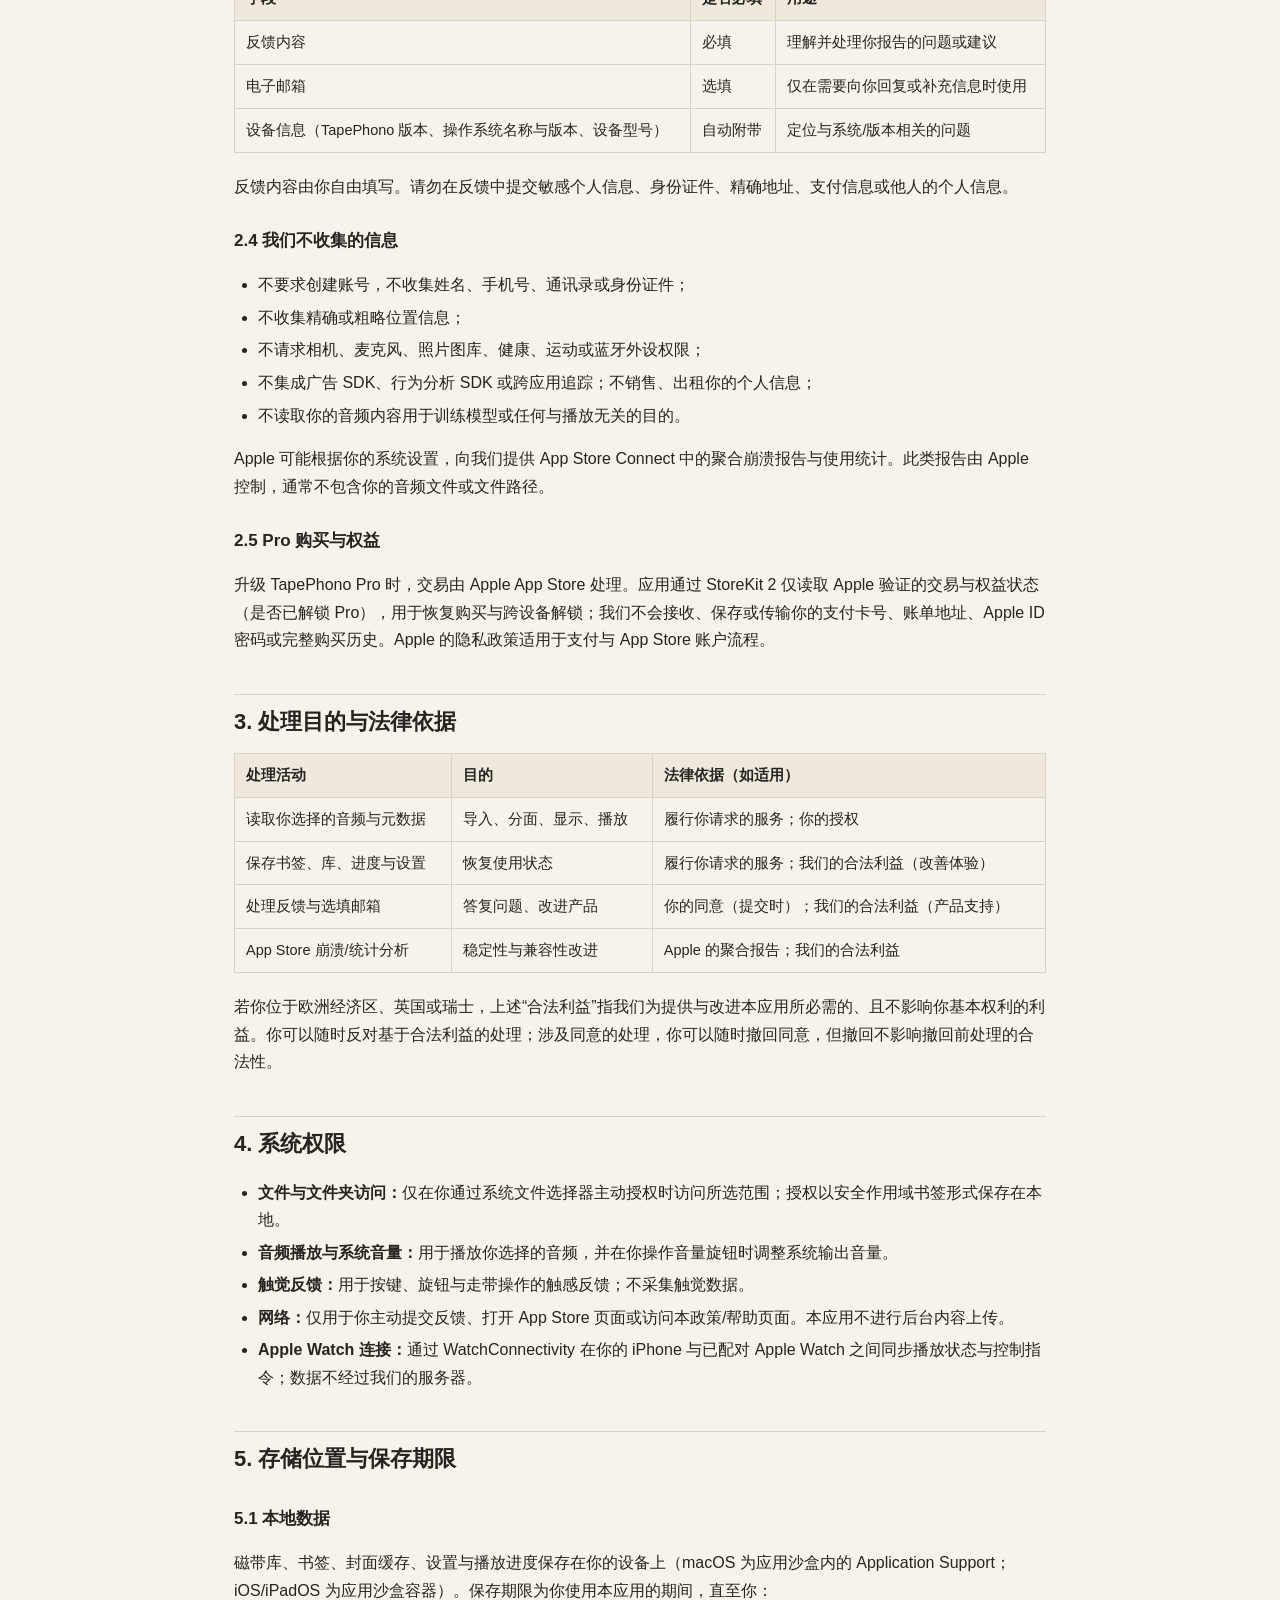
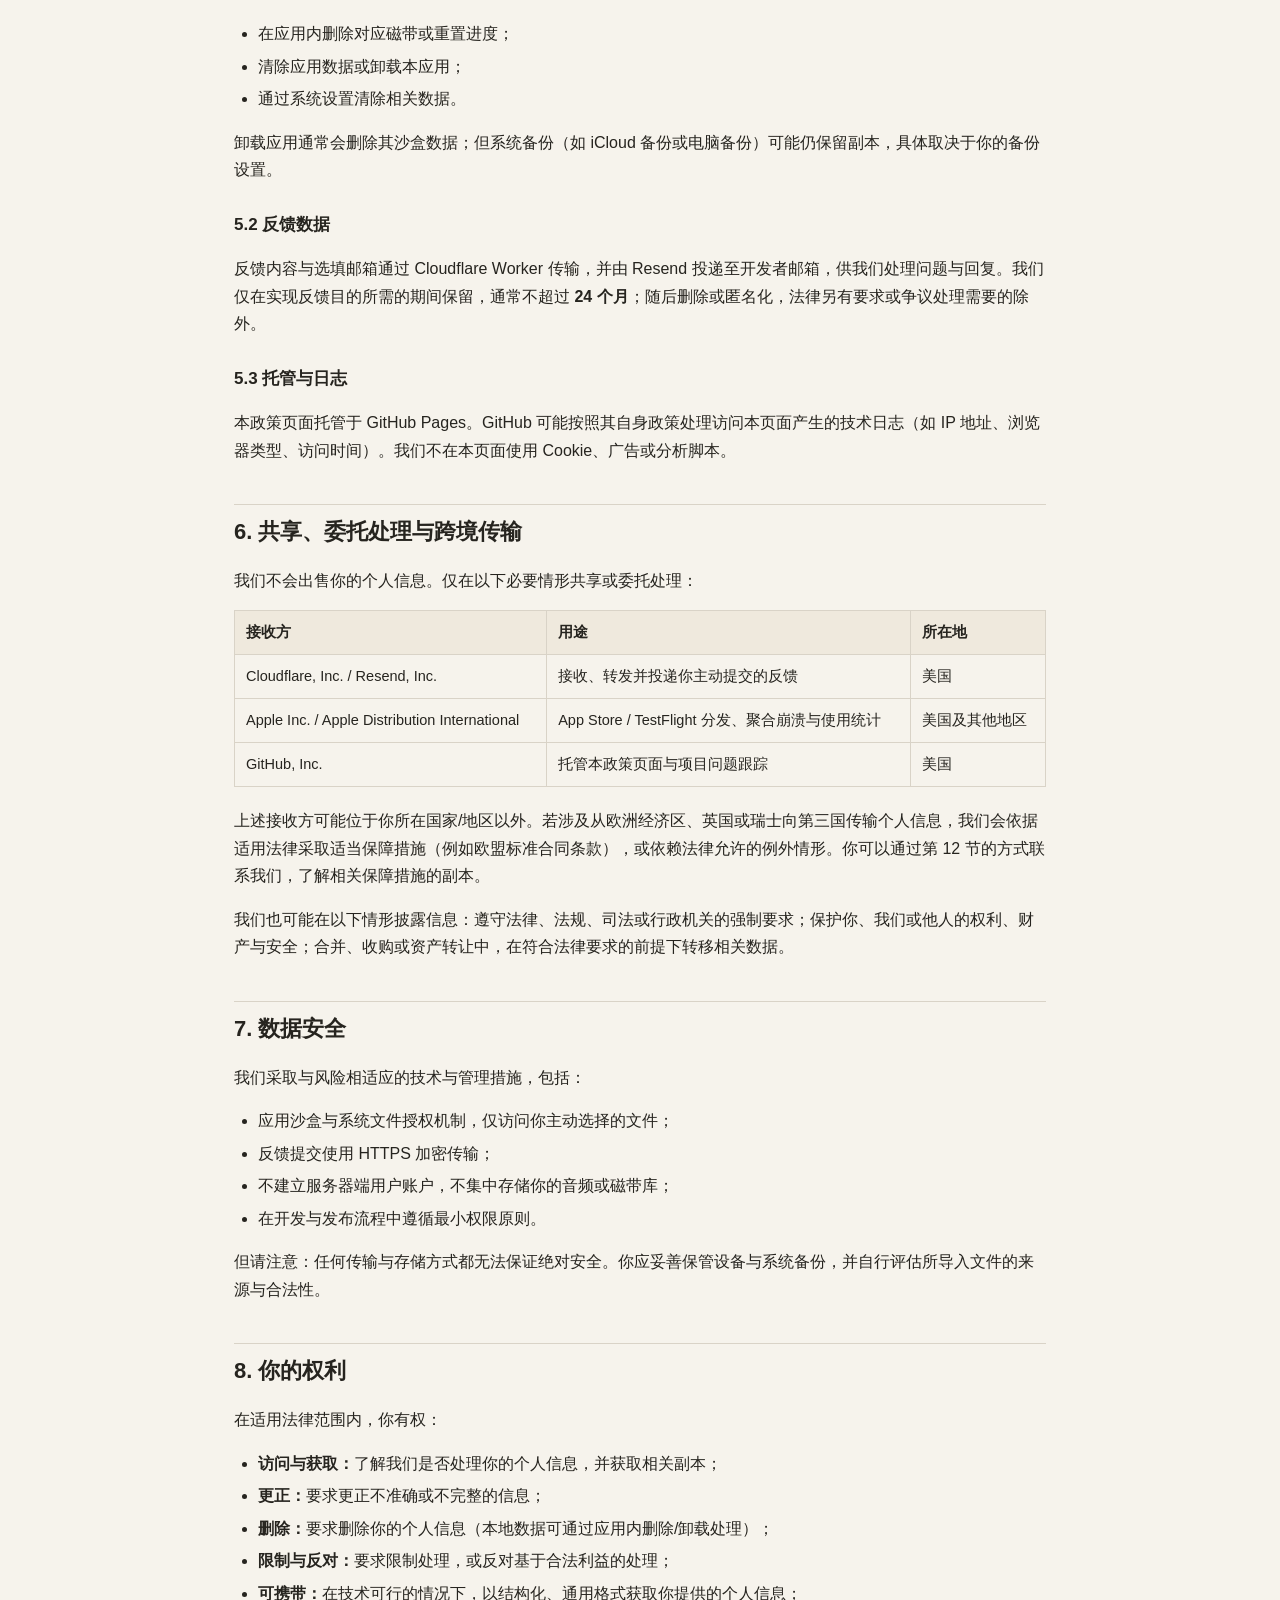
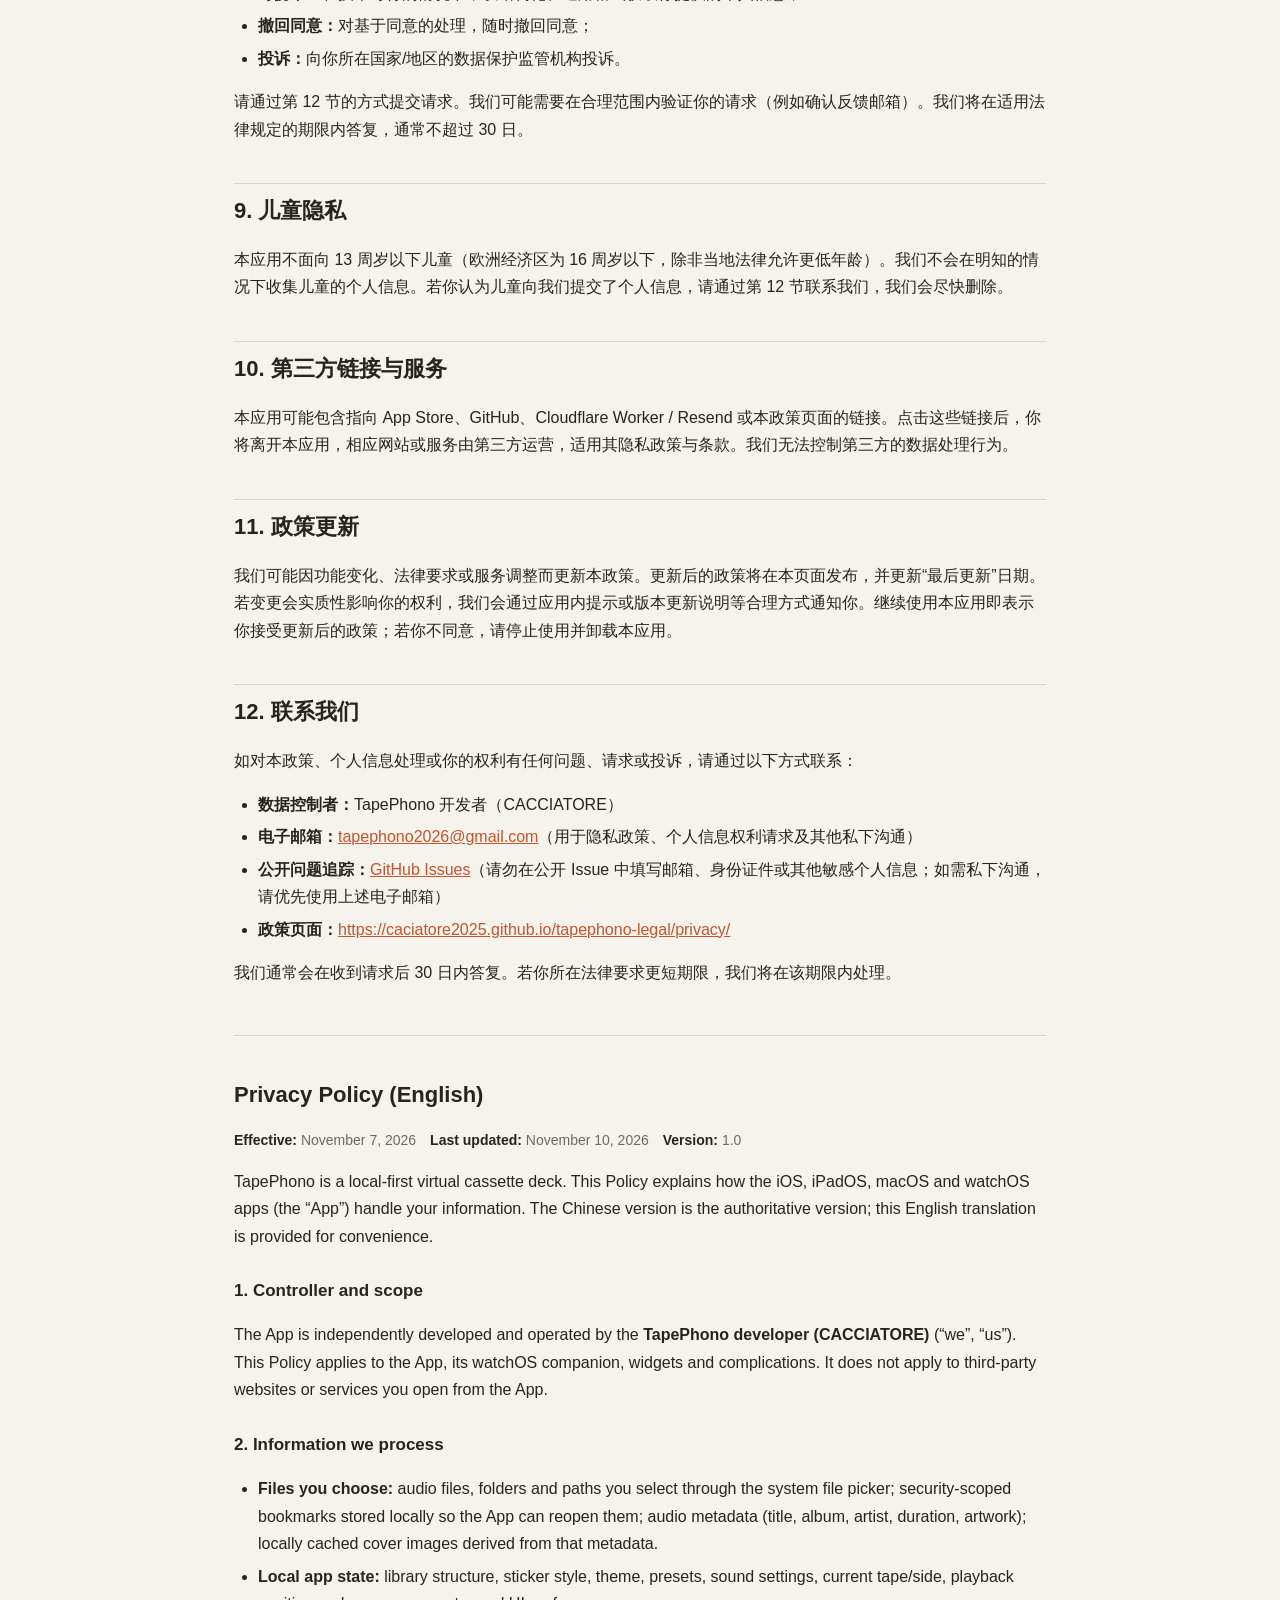
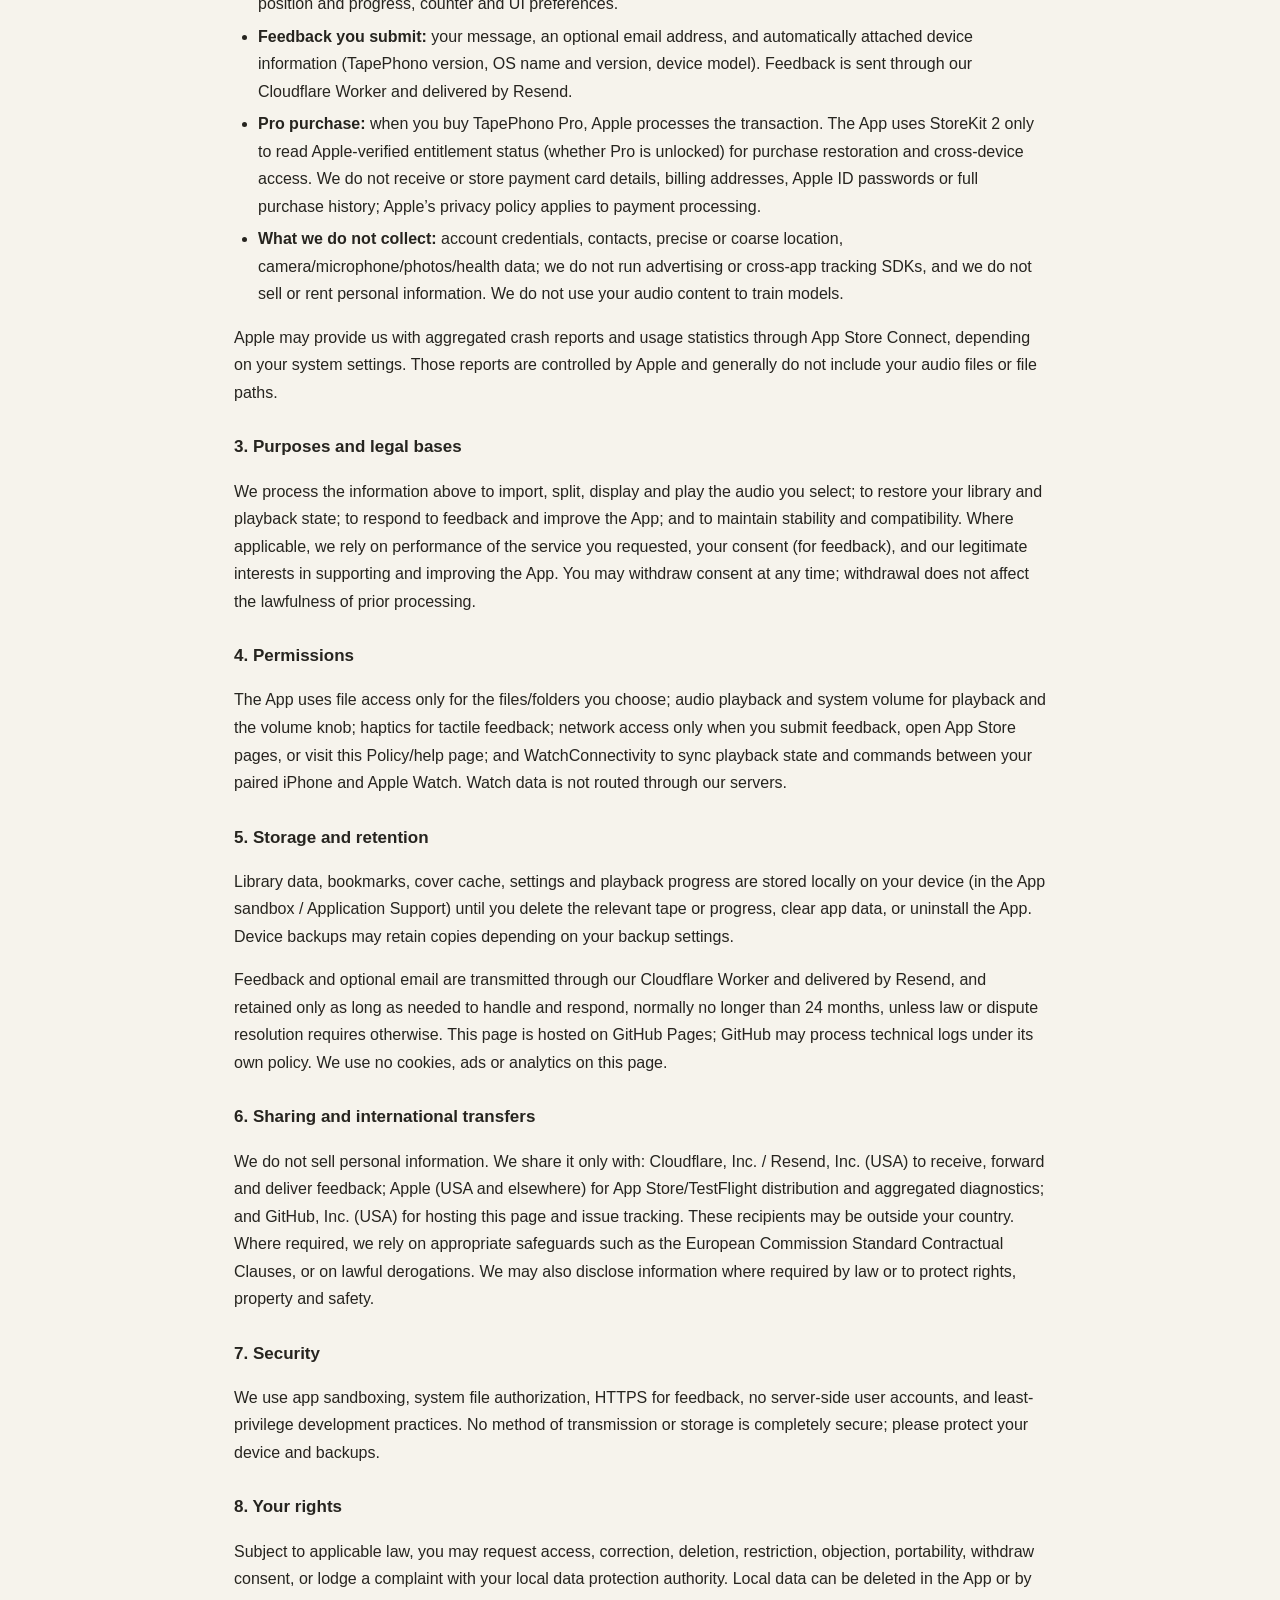
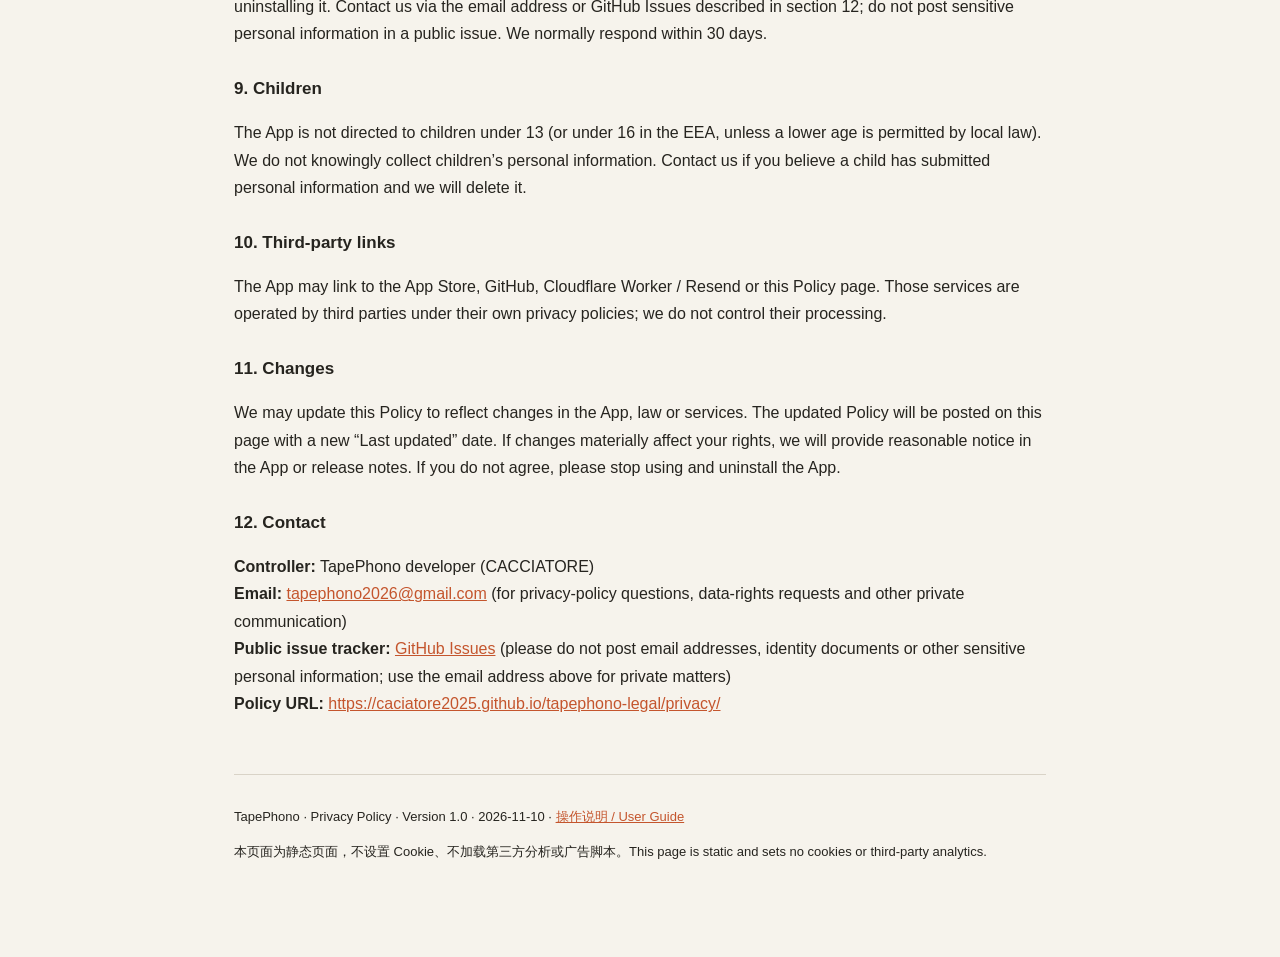
<file: privacy/index.html>
<!doctype html>
<html lang="zh-Hans">
<head>
<meta charset="utf-8">
<meta name="viewport" content="width=device-width, initial-scale=1">
<title>TapePhono 隐私政策 · Privacy Policy</title>
<meta name="description" content="TapePhono 隐私政策 / Privacy Policy">
<style>
  :root {
    --ink: #26241f;
    --muted: #6e6a63;
    --line: #d9d3c7;
    --paper: #f6f3ec;
    --card: #fffdf8;
    --accent: #c4552d;
    --code: #efe9dd;
  }
  * { box-sizing: border-box; }
  html { scroll-behavior: smooth; }
  body {
    margin: 0;
    background: var(--paper);
    color: var(--ink);
    font-family: -apple-system, BlinkMacSystemFont, "Segoe UI", "Noto Sans SC",
                 "PingFang SC", "Hiragino Sans GB", sans-serif;
    line-height: 1.72;
    font-size: 16px;
  }
  .wrap { max-width: 860px; margin: 0 auto; padding: 48px 24px 80px; }
  header { border-bottom: 1px solid var(--line); padding-bottom: 22px; margin-bottom: 28px; }
  h1 { font-size: clamp(28px, 5vw, 40px); letter-spacing: .01em; margin: 0 0 10px; }
  h2 { font-size: 22px; margin: 40px 0 12px; padding-top: 8px; border-top: 1px solid var(--line); }
  h3 { font-size: 17px; margin: 26px 0 8px; }
  p, li { color: var(--ink); }
  .meta { color: var(--muted); font-size: 14px; }
  .meta strong { color: var(--ink); }
  .lede { font-size: 17px; color: var(--muted); }
  nav.toc {
    background: var(--card); border: 1px solid var(--line); border-radius: 14px;
    padding: 16px 20px; margin: 24px 0 8px;
  }
  nav.toc strong { display: block; margin-bottom: 8px; }
  nav.toc a { color: var(--accent); text-decoration: none; }
  nav.toc a:hover { text-decoration: underline; }
  nav.toc ol { margin: 0; padding-left: 22px; columns: 2; column-gap: 32px; }
  @media (max-width: 620px) { nav.toc ol { columns: 1; } }
  table { width: 100%; border-collapse: collapse; margin: 12px 0 20px; font-size: 14.5px; }
  th, td { border: 1px solid var(--line); padding: 9px 11px; vertical-align: top; text-align: left; }
  th { background: var(--code); font-weight: 600; }
  ul, ol { padding-left: 24px; }
  li { margin: 5px 0; }
  code { background: var(--code); padding: 1px 6px; border-radius: 5px; font-size: 90%; }
  a { color: var(--accent); }
  .note {
    background: var(--card); border-left: 4px solid var(--accent);
    padding: 12px 16px; border-radius: 0 10px 10px 0; margin: 18px 0;
  }
  .lang { display: flex; gap: 10px; flex-wrap: wrap; margin-top: 14px; }
  .lang a {
    border: 1px solid var(--line); background: var(--card); color: var(--ink);
    text-decoration: none; font-size: 13px; padding: 5px 12px; border-radius: 999px;
  }
  .lang a:hover { border-color: var(--accent); color: var(--accent); }
  footer { margin-top: 56px; padding-top: 18px; border-top: 1px solid var(--line);
           color: var(--muted); font-size: 13px; }
  @media print {
    body { background: #fff; }
    nav.toc, .lang { display: none; }
    a { color: inherit; text-decoration: none; }
    h2 { page-break-after: avoid; }
  }
</style>
</head>
<body>
<div class="wrap">
<header>
  <h1>TapePhono 隐私政策</h1>
  <p class="meta"><strong>生效日期：</strong>2026 年 11 月 7 日　<strong>最后更新：</strong>2026 年 11 月 10 日　<strong>版本：</strong>1.0</p>
  <p class="lede">TapePhono 是一款以本地磁带库为核心的虚拟卡座应用。本政策说明我们在 iOS、iPadOS、macOS 与 watchOS 上如何处理你的信息，以及你享有的权利。</p>
  <div class="lang"><a href="#zh">简体中文</a><a href="#en">English</a></div>
</header>

<main id="zh">
<nav class="toc" aria-label="目录">
  <strong>目录</strong>
  <ol>
    <li><a href="#s1">适用范围与运营者</a></li>
    <li><a href="#s2">我们处理的信息</a></li>
    <li><a href="#s3">处理目的与法律依据</a></li>
    <li><a href="#s4">系统权限</a></li>
    <li><a href="#s5">存储位置与保存期限</a></li>
    <li><a href="#s6">共享、委托处理与跨境传输</a></li>
    <li><a href="#s7">数据安全</a></li>
    <li><a href="#s8">你的权利</a></li>
    <li><a href="#s9">儿童隐私</a></li>
    <li><a href="#s10">第三方链接与服务</a></li>
    <li><a href="#s11">政策更新</a></li>
    <li><a href="#s12">联系我们</a></li>
  </ol>
</nav>

<h2 id="s1">1. 适用范围与运营者</h2>
<p>本隐私政策（下称“本政策”）适用于 TapePhono 应用及其 watchOS 配套应用、小组件与复杂功能（合称“本应用”）。本应用由 <strong>TapePhono 开发者（CACCIATORE）</strong>（下称“我们”）独立开发并运营。</p>
<p>本政策不适用于你通过本应用打开或访问的第三方网站、应用商店页面或第三方服务。这些服务由相应第三方独立运营，适用其各自的隐私政策。</p>

<h2 id="s2">2. 我们处理的信息</h2>
<p>TapePhono 采用“本地优先”设计。你的音频文件、磁带库与播放状态默认仅保存在你的设备上；我们不会建立账号，也不会将你的音频文件上传到我们的服务器。</p>

<h3>2.1 你主动选择的文件与文件夹</h3>
<ul>
  <li>你通过系统文件选择器授权的音频文件、文件夹及其路径；</li>
  <li>为在应用重启后继续访问上述文件而保存的安全作用域书签（security-scoped bookmark）；</li>
  <li>由音频文件元数据读取的曲名、专辑、歌手、时长、封面等标签信息；</li>
  <li>由封面生成的本地缓存图片（用于磁带贴纸与 CoverFlow 显示）。</li>
</ul>
<p>上述信息仅用于导入、分面、显示与播放你选择的音频。我们不会读取你未主动选择的文件，也不会将音频内容或文件路径发送给我们的服务器。</p>

<h3>2.2 应用本地状态</h3>
<ul>
  <li>磁带库结构、贴纸版式、主题、预设与音效参数；</li>
  <li>当前装入的磁带、A/B 面、播放位置与播放进度；</li>
  <li>应用设置、码表状态与界面偏好。</li>
</ul>
<p>这些数据保存在应用沙盒内的 Application Support 目录或系统偏好设置中，用于恢复你的使用状态。</p>

<h3>2.3 反馈信息（仅在你主动提交时）</h3>
<p>当你使用“反馈 / Bug 报告”功能并点击发送时，我们会通过 Cloudflare Worker 接收、经 Resend 投递以下内容：</p>
<table>
  <thead><tr><th>字段</th><th>是否必填</th><th>用途</th></tr></thead>
  <tbody>
    <tr><td>反馈内容</td><td>必填</td><td>理解并处理你报告的问题或建议</td></tr>
    <tr><td>电子邮箱</td><td>选填</td><td>仅在需要向你回复或补充信息时使用</td></tr>
    <tr><td>设备信息（TapePhono 版本、操作系统名称与版本、设备型号）</td><td>自动附带</td><td>定位与系统/版本相关的问题</td></tr>
  </tbody>
</table>
<p>反馈内容由你自由填写。请勿在反馈中提交敏感个人信息、身份证件、精确地址、支付信息或他人的个人信息。</p>

<h3>2.4 我们不收集的信息</h3>
<ul>
  <li>不要求创建账号，不收集姓名、手机号、通讯录或身份证件；</li>
  <li>不收集精确或粗略位置信息；</li>
  <li>不请求相机、麦克风、照片图库、健康、运动或蓝牙外设权限；</li>
  <li>不集成广告 SDK、行为分析 SDK 或跨应用追踪；不销售、出租你的个人信息；</li>
  <li>不读取你的音频内容用于训练模型或任何与播放无关的目的。</li>
</ul>
<p>Apple 可能根据你的系统设置，向我们提供 App Store Connect 中的聚合崩溃报告与使用统计。此类报告由 Apple 控制，通常不包含你的音频文件或文件路径。</p>

<h3>2.5 Pro 购买与权益</h3>
<p>升级 TapePhono Pro 时，交易由 Apple App Store 处理。应用通过 StoreKit 2 仅读取 Apple 验证的交易与权益状态（是否已解锁 Pro），用于恢复购买与跨设备解锁；我们不会接收、保存或传输你的支付卡号、账单地址、Apple ID 密码或完整购买历史。Apple 的隐私政策适用于支付与 App Store 账户流程。</p>

<h2 id="s3">3. 处理目的与法律依据</h2>
<table>
  <thead><tr><th>处理活动</th><th>目的</th><th>法律依据（如适用）</th></tr></thead>
  <tbody>
    <tr><td>读取你选择的音频与元数据</td><td>导入、分面、显示、播放</td><td>履行你请求的服务；你的授权</td></tr>
    <tr><td>保存书签、库、进度与设置</td><td>恢复使用状态</td><td>履行你请求的服务；我们的合法利益（改善体验）</td></tr>
    <tr><td>处理反馈与选填邮箱</td><td>答复问题、改进产品</td><td>你的同意（提交时）；我们的合法利益（产品支持）</td></tr>
    <tr><td>App Store 崩溃/统计分析</td><td>稳定性与兼容性改进</td><td>Apple 的聚合报告；我们的合法利益</td></tr>
  </tbody>
</table>
<p>若你位于欧洲经济区、英国或瑞士，上述“合法利益”指我们为提供与改进本应用所必需的、且不影响你基本权利的利益。你可以随时反对基于合法利益的处理；涉及同意的处理，你可以随时撤回同意，但撤回不影响撤回前处理的合法性。</p>

<h2 id="s4">4. 系统权限</h2>
<ul>
  <li><strong>文件与文件夹访问：</strong>仅在你通过系统文件选择器主动授权时访问所选范围；授权以安全作用域书签形式保存在本地。</li>
  <li><strong>音频播放与系统音量：</strong>用于播放你选择的音频，并在你操作音量旋钮时调整系统输出音量。</li>
  <li><strong>触觉反馈：</strong>用于按键、旋钮与走带操作的触感反馈；不采集触觉数据。</li>
  <li><strong>网络：</strong>仅用于你主动提交反馈、打开 App Store 页面或访问本政策/帮助页面。本应用不进行后台内容上传。</li>
  <li><strong>Apple Watch 连接：</strong>通过 WatchConnectivity 在你的 iPhone 与已配对 Apple Watch 之间同步播放状态与控制指令；数据不经过我们的服务器。</li>
</ul>

<h2 id="s5">5. 存储位置与保存期限</h2>
<h3>5.1 本地数据</h3>
<p>磁带库、书签、封面缓存、设置与播放进度保存在你的设备上（macOS 为应用沙盒内的 Application Support；iOS/iPadOS 为应用沙盒容器）。保存期限为你使用本应用的期间，直至你：</p>
<ul>
  <li>在应用内删除对应磁带或重置进度；</li>
  <li>清除应用数据或卸载本应用；</li>
  <li>通过系统设置清除相关数据。</li>
</ul>
<p>卸载应用通常会删除其沙盒数据；但系统备份（如 iCloud 备份或电脑备份）可能仍保留副本，具体取决于你的备份设置。</p>

<h3>5.2 反馈数据</h3>
<p>反馈内容与选填邮箱通过 Cloudflare Worker 传输，并由 Resend 投递至开发者邮箱，供我们处理问题与回复。我们仅在实现反馈目的所需的期间保留，通常不超过 <strong>24 个月</strong>；随后删除或匿名化，法律另有要求或争议处理需要的除外。</p>

<h3>5.3 托管与日志</h3>
<p>本政策页面托管于 GitHub Pages。GitHub 可能按照其自身政策处理访问本页面产生的技术日志（如 IP 地址、浏览器类型、访问时间）。我们不在本页面使用 Cookie、广告或分析脚本。</p>

<h2 id="s6">6. 共享、委托处理与跨境传输</h2>
<p>我们不会出售你的个人信息。仅在以下必要情形共享或委托处理：</p>
<table>
  <thead><tr><th>接收方</th><th>用途</th><th>所在地</th></tr></thead>
  <tbody>
    <tr><td>Cloudflare, Inc. / Resend, Inc.</td><td>接收、转发并投递你主动提交的反馈</td><td>美国</td></tr>
    <tr><td>Apple Inc. / Apple Distribution International</td><td>App Store / TestFlight 分发、聚合崩溃与使用统计</td><td>美国及其他地区</td></tr>
    <tr><td>GitHub, Inc.</td><td>托管本政策页面与项目问题跟踪</td><td>美国</td></tr>
  </tbody>
</table>
<p>上述接收方可能位于你所在国家/地区以外。若涉及从欧洲经济区、英国或瑞士向第三国传输个人信息，我们会依据适用法律采取适当保障措施（例如欧盟标准合同条款），或依赖法律允许的例外情形。你可以通过第 12 节的方式联系我们，了解相关保障措施的副本。</p>
<p>我们也可能在以下情形披露信息：遵守法律、法规、司法或行政机关的强制要求；保护你、我们或他人的权利、财产与安全；合并、收购或资产转让中，在符合法律要求的前提下转移相关数据。</p>

<h2 id="s7">7. 数据安全</h2>
<p>我们采取与风险相适应的技术与管理措施，包括：</p>
<ul>
  <li>应用沙盒与系统文件授权机制，仅访问你主动选择的文件；</li>
  <li>反馈提交使用 HTTPS 加密传输；</li>
  <li>不建立服务器端用户账户，不集中存储你的音频或磁带库；</li>
  <li>在开发与发布流程中遵循最小权限原则。</li>
</ul>
<p>但请注意：任何传输与存储方式都无法保证绝对安全。你应妥善保管设备与系统备份，并自行评估所导入文件的来源与合法性。</p>

<h2 id="s8">8. 你的权利</h2>
<p>在适用法律范围内，你有权：</p>
<ul>
  <li><strong>访问与获取：</strong>了解我们是否处理你的个人信息，并获取相关副本；</li>
  <li><strong>更正：</strong>要求更正不准确或不完整的信息；</li>
  <li><strong>删除：</strong>要求删除你的个人信息（本地数据可通过应用内删除/卸载处理）；</li>
  <li><strong>限制与反对：</strong>要求限制处理，或反对基于合法利益的处理；</li>
  <li><strong>可携带：</strong>在技术可行的情况下，以结构化、通用格式获取你提供的个人信息；</li>
  <li><strong>撤回同意：</strong>对基于同意的处理，随时撤回同意；</li>
  <li><strong>投诉：</strong>向你所在国家/地区的数据保护监管机构投诉。</li>
</ul>
<p>请通过第 12 节的方式提交请求。我们可能需要在合理范围内验证你的请求（例如确认反馈邮箱）。我们将在适用法律规定的期限内答复，通常不超过 30 日。</p>

<h2 id="s9">9. 儿童隐私</h2>
<p>本应用不面向 13 周岁以下儿童（欧洲经济区为 16 周岁以下，除非当地法律允许更低年龄）。我们不会在明知的情况下收集儿童的个人信息。若你认为儿童向我们提交了个人信息，请通过第 12 节联系我们，我们会尽快删除。</p>

<h2 id="s10">10. 第三方链接与服务</h2>
<p>本应用可能包含指向 App Store、GitHub、Cloudflare Worker / Resend 或本政策页面的链接。点击这些链接后，你将离开本应用，相应网站或服务由第三方运营，适用其隐私政策与条款。我们无法控制第三方的数据处理行为。</p>

<h2 id="s11">11. 政策更新</h2>
<p>我们可能因功能变化、法律要求或服务调整而更新本政策。更新后的政策将在本页面发布，并更新“最后更新”日期。若变更会实质性影响你的权利，我们会通过应用内提示或版本更新说明等合理方式通知你。继续使用本应用即表示你接受更新后的政策；若你不同意，请停止使用并卸载本应用。</p>

<h2 id="s12">12. 联系我们</h2>
<p>如对本政策、个人信息处理或你的权利有任何问题、请求或投诉，请通过以下方式联系：</p>
<ul>
  <li><strong>数据控制者：</strong>TapePhono 开发者（CACCIATORE）</li>
  <li><strong>电子邮箱：</strong><a href="mailto:tapephono2026@gmail.com">tapephono2026@gmail.com</a>（用于隐私政策、个人信息权利请求及其他私下沟通）</li>
  <li><strong>公开问题追踪：</strong><a href="https://github.com/caciatore2025/tapephono-legal/issues" rel="noopener">GitHub Issues</a>（请勿在公开 Issue 中填写邮箱、身份证件或其他敏感个人信息；如需私下沟通，请优先使用上述电子邮箱）</li>
  <li><strong>政策页面：</strong><a href="https://caciatore2025.github.io/tapephono-legal/privacy/">https://caciatore2025.github.io/tapephono-legal/privacy/</a></li>
</ul>
<p>我们通常会在收到请求后 30 日内答复。若你所在法律要求更短期限，我们将在该期限内处理。</p>
</main>

<hr style="border:0;border-top:1px solid var(--line);margin:48px 0 0">

<main id="en" lang="en">
<h2 style="border-top:0;padding-top:0">Privacy Policy (English)</h2>
<p class="meta"><strong>Effective:</strong> November 7, 2026　<strong>Last updated:</strong> November 10, 2026　<strong>Version:</strong> 1.0</p>
<p>TapePhono is a local-first virtual cassette deck. This Policy explains how the iOS, iPadOS, macOS and watchOS apps (the “App”) handle your information. The Chinese version is the authoritative version; this English translation is provided for convenience.</p>

<h3>1. Controller and scope</h3>
<p>The App is independently developed and operated by the <strong>TapePhono developer (CACCIATORE)</strong> (“we”, “us”). This Policy applies to the App, its watchOS companion, widgets and complications. It does not apply to third-party websites or services you open from the App.</p>

<h3>2. Information we process</h3>
<ul>
  <li><strong>Files you choose:</strong> audio files, folders and paths you select through the system file picker; security-scoped bookmarks stored locally so the App can reopen them; audio metadata (title, album, artist, duration, artwork); locally cached cover images derived from that metadata.</li>
  <li><strong>Local app state:</strong> library structure, sticker style, theme, presets, sound settings, current tape/side, playback position and progress, counter and UI preferences.</li>
  <li><strong>Feedback you submit:</strong> your message, an optional email address, and automatically attached device information (TapePhono version, OS name and version, device model). Feedback is sent through our Cloudflare Worker and delivered by Resend.</li>
  <li><strong>Pro purchase:</strong> when you buy TapePhono Pro, Apple processes the transaction. The App uses StoreKit 2 only to read Apple-verified entitlement status (whether Pro is unlocked) for purchase restoration and cross-device access. We do not receive or store payment card details, billing addresses, Apple ID passwords or full purchase history; Apple’s privacy policy applies to payment processing.</li>
  <li><strong>What we do not collect:</strong> account credentials, contacts, precise or coarse location, camera/microphone/photos/health data; we do not run advertising or cross-app tracking SDKs, and we do not sell or rent personal information. We do not use your audio content to train models.</li>
</ul>
<p>Apple may provide us with aggregated crash reports and usage statistics through App Store Connect, depending on your system settings. Those reports are controlled by Apple and generally do not include your audio files or file paths.</p>

<h3>3. Purposes and legal bases</h3>
<p>We process the information above to import, split, display and play the audio you select; to restore your library and playback state; to respond to feedback and improve the App; and to maintain stability and compatibility. Where applicable, we rely on performance of the service you requested, your consent (for feedback), and our legitimate interests in supporting and improving the App. You may withdraw consent at any time; withdrawal does not affect the lawfulness of prior processing.</p>

<h3>4. Permissions</h3>
<p>The App uses file access only for the files/folders you choose; audio playback and system volume for playback and the volume knob; haptics for tactile feedback; network access only when you submit feedback, open App Store pages, or visit this Policy/help page; and WatchConnectivity to sync playback state and commands between your paired iPhone and Apple Watch. Watch data is not routed through our servers.</p>

<h3>5. Storage and retention</h3>
<p>Library data, bookmarks, cover cache, settings and playback progress are stored locally on your device (in the App sandbox / Application Support) until you delete the relevant tape or progress, clear app data, or uninstall the App. Device backups may retain copies depending on your backup settings.</p>
<p>Feedback and optional email are transmitted through our Cloudflare Worker and delivered by Resend, and retained only as long as needed to handle and respond, normally no longer than 24 months, unless law or dispute resolution requires otherwise. This page is hosted on GitHub Pages; GitHub may process technical logs under its own policy. We use no cookies, ads or analytics on this page.</p>

<h3>6. Sharing and international transfers</h3>
<p>We do not sell personal information. We share it only with: Cloudflare, Inc. / Resend, Inc. (USA) to receive, forward and deliver feedback; Apple (USA and elsewhere) for App Store/TestFlight distribution and aggregated diagnostics; and GitHub, Inc. (USA) for hosting this page and issue tracking. These recipients may be outside your country. Where required, we rely on appropriate safeguards such as the European Commission Standard Contractual Clauses, or on lawful derogations. We may also disclose information where required by law or to protect rights, property and safety.</p>

<h3>7. Security</h3>
<p>We use app sandboxing, system file authorization, HTTPS for feedback, no server-side user accounts, and least-privilege development practices. No method of transmission or storage is completely secure; please protect your device and backups.</p>

<h3>8. Your rights</h3>
<p>Subject to applicable law, you may request access, correction, deletion, restriction, objection, portability, withdraw consent, or lodge a complaint with your local data protection authority. Local data can be deleted in the App or by uninstalling it. Contact us via the email address or GitHub Issues described in section 12; do not post sensitive personal information in a public issue. We normally respond within 30 days.</p>

<h3>9. Children</h3>
<p>The App is not directed to children under 13 (or under 16 in the EEA, unless a lower age is permitted by local law). We do not knowingly collect children’s personal information. Contact us if you believe a child has submitted personal information and we will delete it.</p>

<h3>10. Third-party links</h3>
<p>The App may link to the App Store, GitHub, Cloudflare Worker / Resend or this Policy page. Those services are operated by third parties under their own privacy policies; we do not control their processing.</p>

<h3>11. Changes</h3>
<p>We may update this Policy to reflect changes in the App, law or services. The updated Policy will be posted on this page with a new “Last updated” date. If changes materially affect your rights, we will provide reasonable notice in the App or release notes. If you do not agree, please stop using and uninstall the App.</p>

<h3>12. Contact</h3>
<p><strong>Controller:</strong> TapePhono developer (CACCIATORE)<br>
<strong>Email:</strong> <a href="mailto:tapephono2026@gmail.com">tapephono2026@gmail.com</a> (for privacy-policy questions, data-rights requests and other private communication)<br>
<strong>Public issue tracker:</strong> <a href="https://github.com/caciatore2025/tapephono-legal/issues" rel="noopener">GitHub Issues</a> (please do not post email addresses, identity documents or other sensitive personal information; use the email address above for private matters)<br>
<strong>Policy URL:</strong> <a href="https://caciatore2025.github.io/tapephono-legal/privacy/">https://caciatore2025.github.io/tapephono-legal/privacy/</a></p>
</main>

<footer>
  <p>TapePhono · Privacy Policy · Version 1.0 · 2026-11-10 · <a href="../manual/">操作说明 / User Guide</a></p>
  <p>本页面为静态页面，不设置 Cookie、不加载第三方分析或广告脚本。This page is static and sets no cookies or third-party analytics.</p>
</footer>
</div>
</body>
</html>
</file>
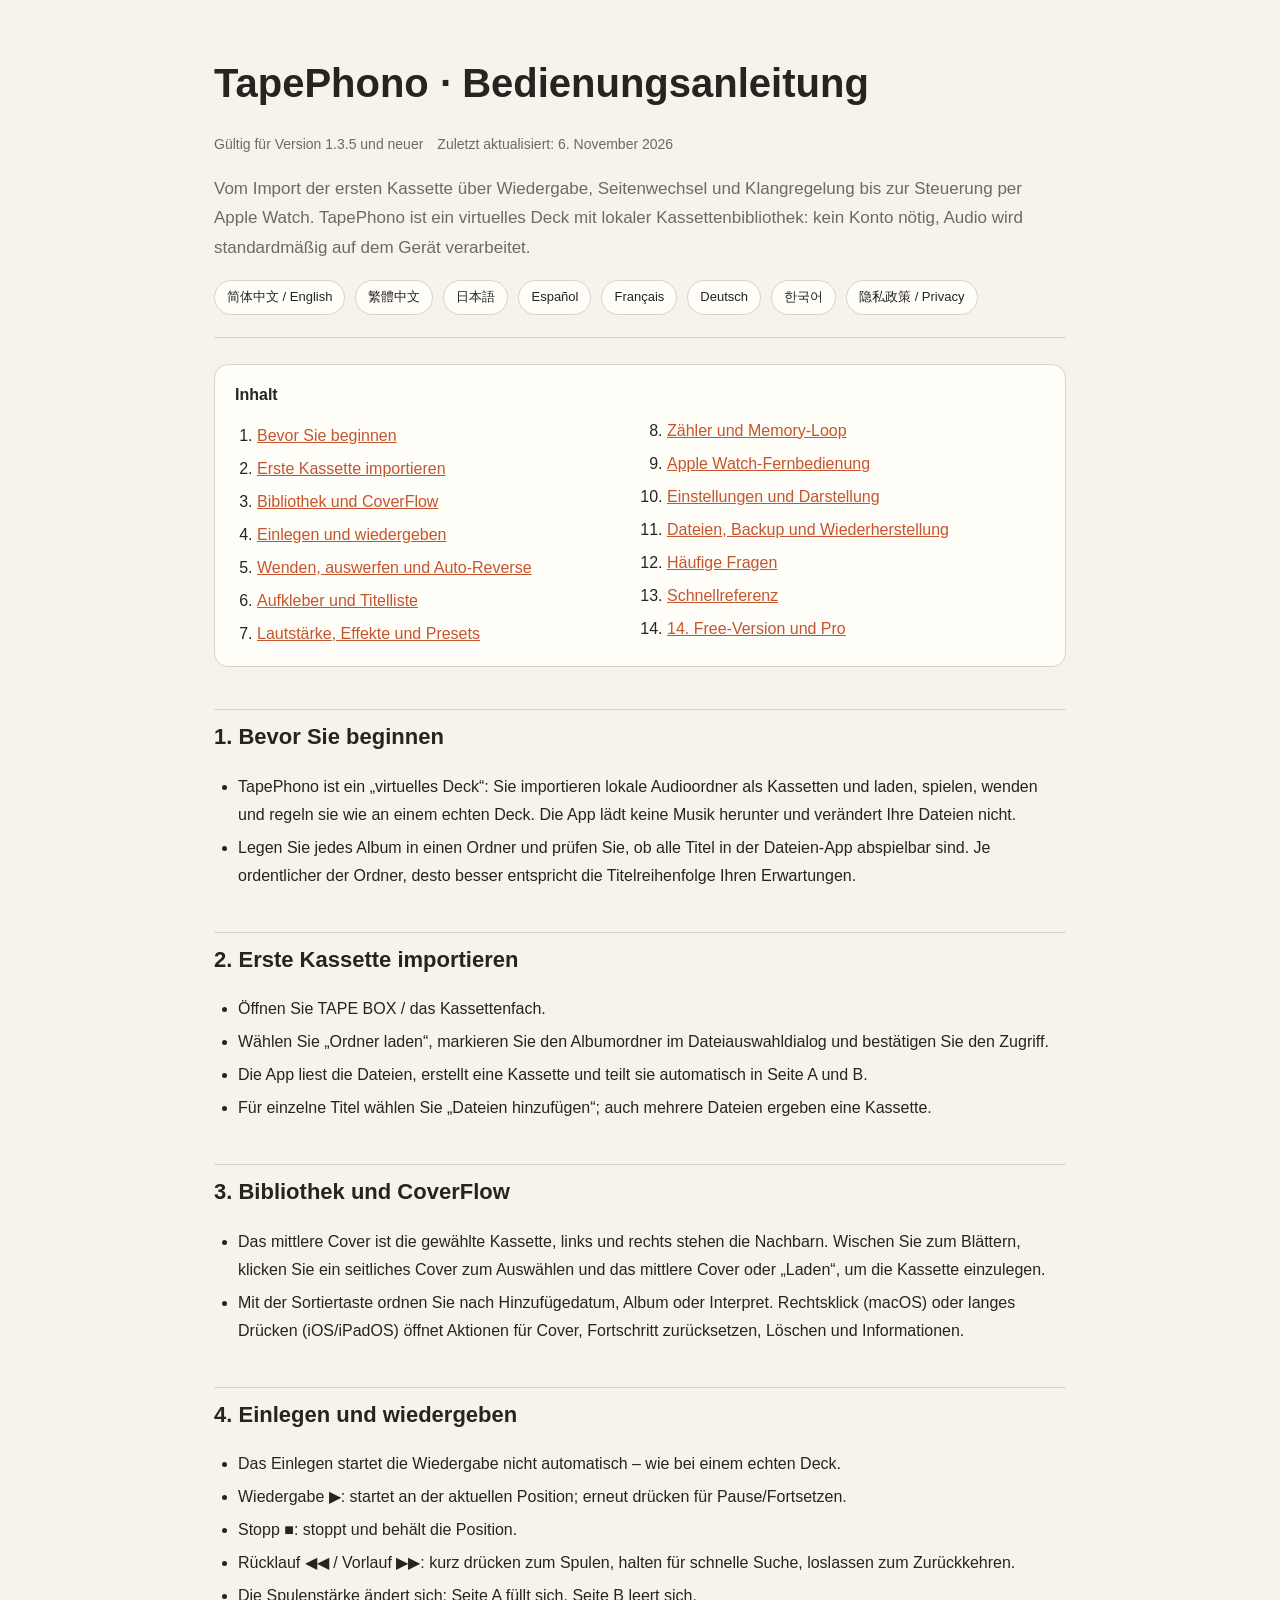
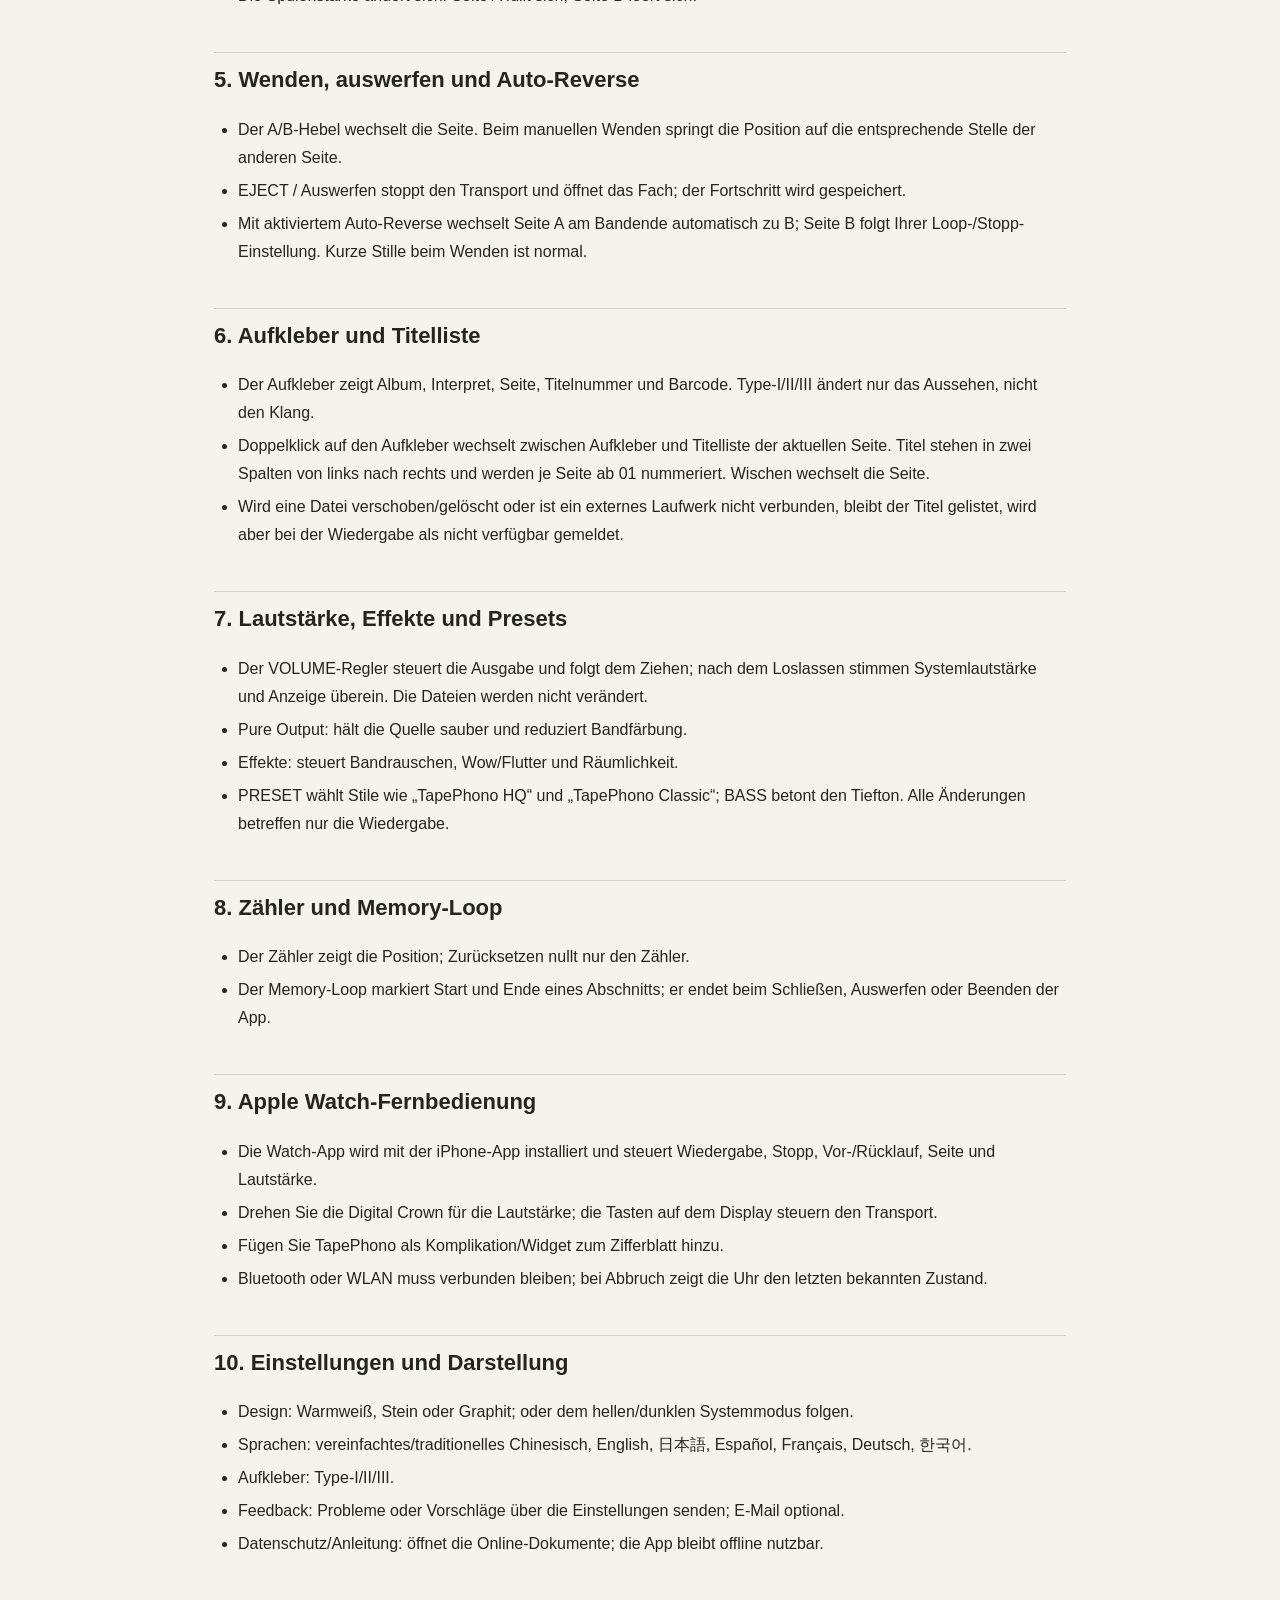
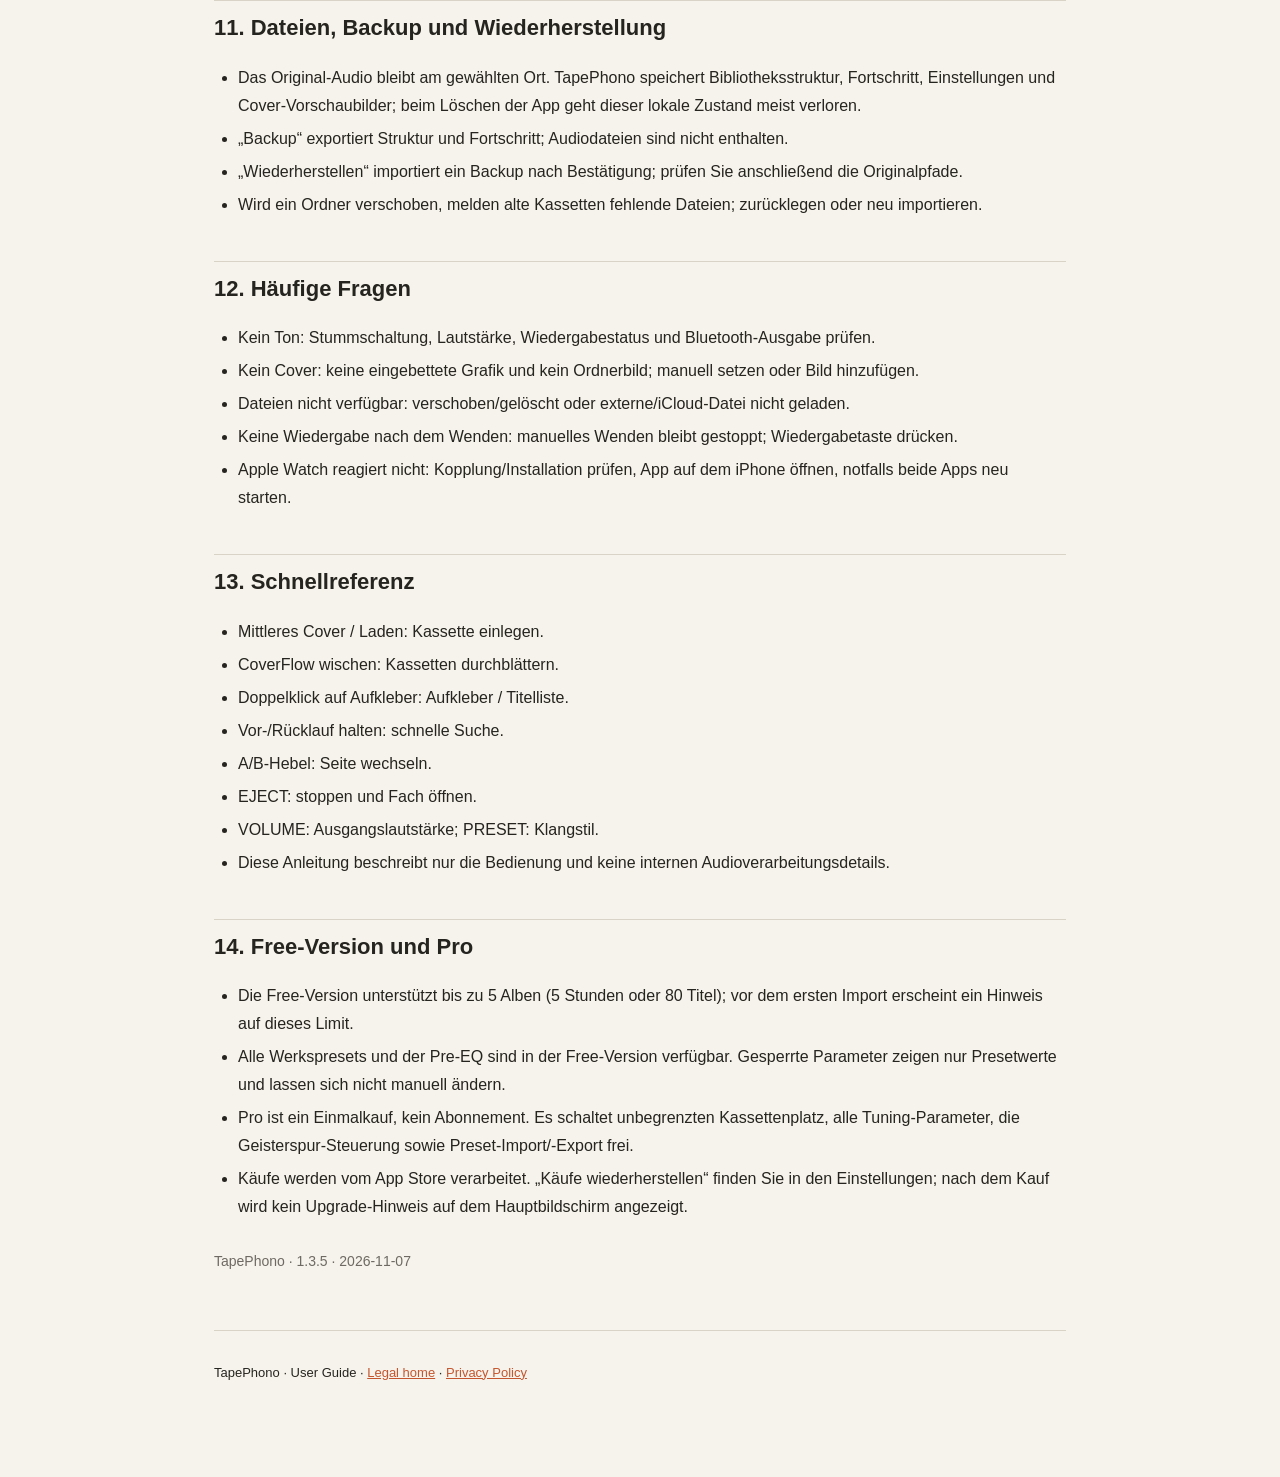
<file: manual/de/index.html>
<!doctype html>
<html lang="de">
<head>
<meta charset="utf-8">
<meta name="viewport" content="width=device-width, initial-scale=1">
<title>TapePhono · Bedienungsanleitung</title>
<meta name="description" content="TapePhono · Bedienungsanleitung">
<link rel="stylesheet" href="../manual.css">
</head>
<body>
<div class="wrap">
<header>
  <h1>TapePhono · Bedienungsanleitung</h1>
  <p class="meta">Gültig für Version 1.3.5 und neuer　Zuletzt aktualisiert: 6. November 2026</p>
  <p class="lede">Vom Import der ersten Kassette über Wiedergabe, Seitenwechsel und Klangregelung bis zur Steuerung per Apple Watch. TapePhono ist ein virtuelles Deck mit lokaler Kassettenbibliothek: kein Konto nötig, Audio wird standardmäßig auf dem Gerät verarbeitet.</p>
  <div class="lang"><a href="../">简体中文 / English</a><a href="zh-Hant/">繁體中文</a><a href="ja/">日本語</a><a href="es/">Español</a><a href="fr/">Français</a><a href="de/">Deutsch</a><a href="ko/">한국어</a><a href="../../privacy/">隐私政策 / Privacy</a></div>
</header>
<main>
<nav class="toc" aria-label="Inhalt"><strong>Inhalt</strong><ol><li><a href="#s1">Bevor Sie beginnen</a></li><li><a href="#s2">Erste Kassette importieren</a></li><li><a href="#s3">Bibliothek und CoverFlow</a></li><li><a href="#s4">Einlegen und wiedergeben</a></li><li><a href="#s5">Wenden, auswerfen und Auto-Reverse</a></li><li><a href="#s6">Aufkleber und Titelliste</a></li><li><a href="#s7">Lautstärke, Effekte und Presets</a></li><li><a href="#s8">Zähler und Memory-Loop</a></li><li><a href="#s9">Apple Watch-Fernbedienung</a></li><li><a href="#s10">Einstellungen und Darstellung</a></li><li><a href="#s11">Dateien, Backup und Wiederherstellung</a></li><li><a href="#s12">Häufige Fragen</a></li><li><a href="#s13">Schnellreferenz</a></li><li><a href="#s14">14. Free-Version und Pro</a></li></ol></nav>
<h2 id="s1">1. Bevor Sie beginnen</h2><ul><li>TapePhono ist ein „virtuelles Deck“: Sie importieren lokale Audioordner als Kassetten und laden, spielen, wenden und regeln sie wie an einem echten Deck. Die App lädt keine Musik herunter und verändert Ihre Dateien nicht.</li><li>Legen Sie jedes Album in einen Ordner und prüfen Sie, ob alle Titel in der Dateien-App abspielbar sind. Je ordentlicher der Ordner, desto besser entspricht die Titelreihenfolge Ihren Erwartungen.</li></ul><h2 id="s2">2. Erste Kassette importieren</h2><ul><li>Öffnen Sie TAPE BOX / das Kassettenfach.</li><li>Wählen Sie „Ordner laden“, markieren Sie den Albumordner im Dateiauswahldialog und bestätigen Sie den Zugriff.</li><li>Die App liest die Dateien, erstellt eine Kassette und teilt sie automatisch in Seite A und B.</li><li>Für einzelne Titel wählen Sie „Dateien hinzufügen“; auch mehrere Dateien ergeben eine Kassette.</li></ul><h2 id="s3">3. Bibliothek und CoverFlow</h2><ul><li>Das mittlere Cover ist die gewählte Kassette, links und rechts stehen die Nachbarn. Wischen Sie zum Blättern, klicken Sie ein seitliches Cover zum Auswählen und das mittlere Cover oder „Laden“, um die Kassette einzulegen.</li><li>Mit der Sortiertaste ordnen Sie nach Hinzufügedatum, Album oder Interpret. Rechtsklick (macOS) oder langes Drücken (iOS/iPadOS) öffnet Aktionen für Cover, Fortschritt zurücksetzen, Löschen und Informationen.</li></ul><h2 id="s4">4. Einlegen und wiedergeben</h2><ul><li>Das Einlegen startet die Wiedergabe nicht automatisch – wie bei einem echten Deck.</li><li>Wiedergabe ▶: startet an der aktuellen Position; erneut drücken für Pause/Fortsetzen.</li><li>Stopp ■: stoppt und behält die Position.</li><li>Rücklauf ◀◀ / Vorlauf ▶▶: kurz drücken zum Spulen, halten für schnelle Suche, loslassen zum Zurückkehren.</li><li>Die Spulenstärke ändert sich: Seite A füllt sich, Seite B leert sich.</li></ul><h2 id="s5">5. Wenden, auswerfen und Auto-Reverse</h2><ul><li>Der A/B-Hebel wechselt die Seite. Beim manuellen Wenden springt die Position auf die entsprechende Stelle der anderen Seite.</li><li>EJECT / Auswerfen stoppt den Transport und öffnet das Fach; der Fortschritt wird gespeichert.</li><li>Mit aktiviertem Auto-Reverse wechselt Seite A am Bandende automatisch zu B; Seite B folgt Ihrer Loop-/Stopp-Einstellung. Kurze Stille beim Wenden ist normal.</li></ul><h2 id="s6">6. Aufkleber und Titelliste</h2><ul><li>Der Aufkleber zeigt Album, Interpret, Seite, Titelnummer und Barcode. Type-I/II/III ändert nur das Aussehen, nicht den Klang.</li><li>Doppelklick auf den Aufkleber wechselt zwischen Aufkleber und Titelliste der aktuellen Seite. Titel stehen in zwei Spalten von links nach rechts und werden je Seite ab 01 nummeriert. Wischen wechselt die Seite.</li><li>Wird eine Datei verschoben/gelöscht oder ist ein externes Laufwerk nicht verbunden, bleibt der Titel gelistet, wird aber bei der Wiedergabe als nicht verfügbar gemeldet.</li></ul><h2 id="s7">7. Lautstärke, Effekte und Presets</h2><ul><li>Der VOLUME-Regler steuert die Ausgabe und folgt dem Ziehen; nach dem Loslassen stimmen Systemlautstärke und Anzeige überein. Die Dateien werden nicht verändert.</li><li>Pure Output: hält die Quelle sauber und reduziert Bandfärbung.</li><li>Effekte: steuert Bandrauschen, Wow/Flutter und Räumlichkeit.</li><li>PRESET wählt Stile wie „TapePhono HQ“ und „TapePhono Classic“; BASS betont den Tiefton. Alle Änderungen betreffen nur die Wiedergabe.</li></ul><h2 id="s8">8. Zähler und Memory-Loop</h2><ul><li>Der Zähler zeigt die Position; Zurücksetzen nullt nur den Zähler.</li><li>Der Memory-Loop markiert Start und Ende eines Abschnitts; er endet beim Schließen, Auswerfen oder Beenden der App.</li></ul><h2 id="s9">9. Apple Watch-Fernbedienung</h2><ul><li>Die Watch-App wird mit der iPhone-App installiert und steuert Wiedergabe, Stopp, Vor-/Rücklauf, Seite und Lautstärke.</li><li>Drehen Sie die Digital Crown für die Lautstärke; die Tasten auf dem Display steuern den Transport.</li><li>Fügen Sie TapePhono als Komplikation/Widget zum Zifferblatt hinzu.</li><li>Bluetooth oder WLAN muss verbunden bleiben; bei Abbruch zeigt die Uhr den letzten bekannten Zustand.</li></ul><h2 id="s10">10. Einstellungen und Darstellung</h2><ul><li>Design: Warmweiß, Stein oder Graphit; oder dem hellen/dunklen Systemmodus folgen.</li><li>Sprachen: vereinfachtes/traditionelles Chinesisch, English, 日本語, Español, Français, Deutsch, 한국어.</li><li>Aufkleber: Type-I/II/III.</li><li>Feedback: Probleme oder Vorschläge über die Einstellungen senden; E-Mail optional.</li><li>Datenschutz/Anleitung: öffnet die Online-Dokumente; die App bleibt offline nutzbar.</li></ul><h2 id="s11">11. Dateien, Backup und Wiederherstellung</h2><ul><li>Das Original-Audio bleibt am gewählten Ort. TapePhono speichert Bibliotheksstruktur, Fortschritt, Einstellungen und Cover-Vorschaubilder; beim Löschen der App geht dieser lokale Zustand meist verloren.</li><li>„Backup“ exportiert Struktur und Fortschritt; Audiodateien sind nicht enthalten.</li><li>„Wiederherstellen“ importiert ein Backup nach Bestätigung; prüfen Sie anschließend die Originalpfade.</li><li>Wird ein Ordner verschoben, melden alte Kassetten fehlende Dateien; zurücklegen oder neu importieren.</li></ul><h2 id="s12">12. Häufige Fragen</h2><ul><li>Kein Ton: Stummschaltung, Lautstärke, Wiedergabestatus und Bluetooth-Ausgabe prüfen.</li><li>Kein Cover: keine eingebettete Grafik und kein Ordnerbild; manuell setzen oder Bild hinzufügen.</li><li>Dateien nicht verfügbar: verschoben/gelöscht oder externe/iCloud-Datei nicht geladen.</li><li>Keine Wiedergabe nach dem Wenden: manuelles Wenden bleibt gestoppt; Wiedergabetaste drücken.</li><li>Apple Watch reagiert nicht: Kopplung/Installation prüfen, App auf dem iPhone öffnen, notfalls beide Apps neu starten.</li></ul><h2 id="s13">13. Schnellreferenz</h2><ul><li>Mittleres Cover / Laden: Kassette einlegen.</li><li>CoverFlow wischen: Kassetten durchblättern.</li><li>Doppelklick auf Aufkleber: Aufkleber / Titelliste.</li><li>Vor-/Rücklauf halten: schnelle Suche.</li><li>A/B-Hebel: Seite wechseln.</li><li>EJECT: stoppen und Fach öffnen.</li><li>VOLUME: Ausgangslautstärke; PRESET: Klangstil.</li><li>Diese Anleitung beschreibt nur die Bedienung und keine internen Audioverarbeitungsdetails.</li></ul>
<h2 id="s14">14. Free-Version und Pro</h2><ul><li>Die Free-Version unterstützt bis zu 5 Alben (5 Stunden oder 80 Titel); vor dem ersten Import erscheint ein Hinweis auf dieses Limit.</li><li>Alle Werkspresets und der Pre-EQ sind in der Free-Version verfügbar. Gesperrte Parameter zeigen nur Presetwerte und lassen sich nicht manuell ändern.</li><li>Pro ist ein Einmalkauf, kein Abonnement. Es schaltet unbegrenzten Kassettenplatz, alle Tuning-Parameter, die Geisterspur-Steuerung sowie Preset-Import/-Export frei.</li><li>Käufe werden vom App Store verarbeitet. „Käufe wiederherstellen“ finden Sie in den Einstellungen; nach dem Kauf wird kein Upgrade-Hinweis auf dem Hauptbildschirm angezeigt.</li></ul>
<p class="meta" style="margin-top:28px">TapePhono · 1.3.5 · 2026-11-07</p>
</main>
<footer><p>TapePhono · User Guide · <a href="../">Legal home</a> · <a href="../../privacy/">Privacy Policy</a></p></footer>
</div>
</body>
</html>
</file>
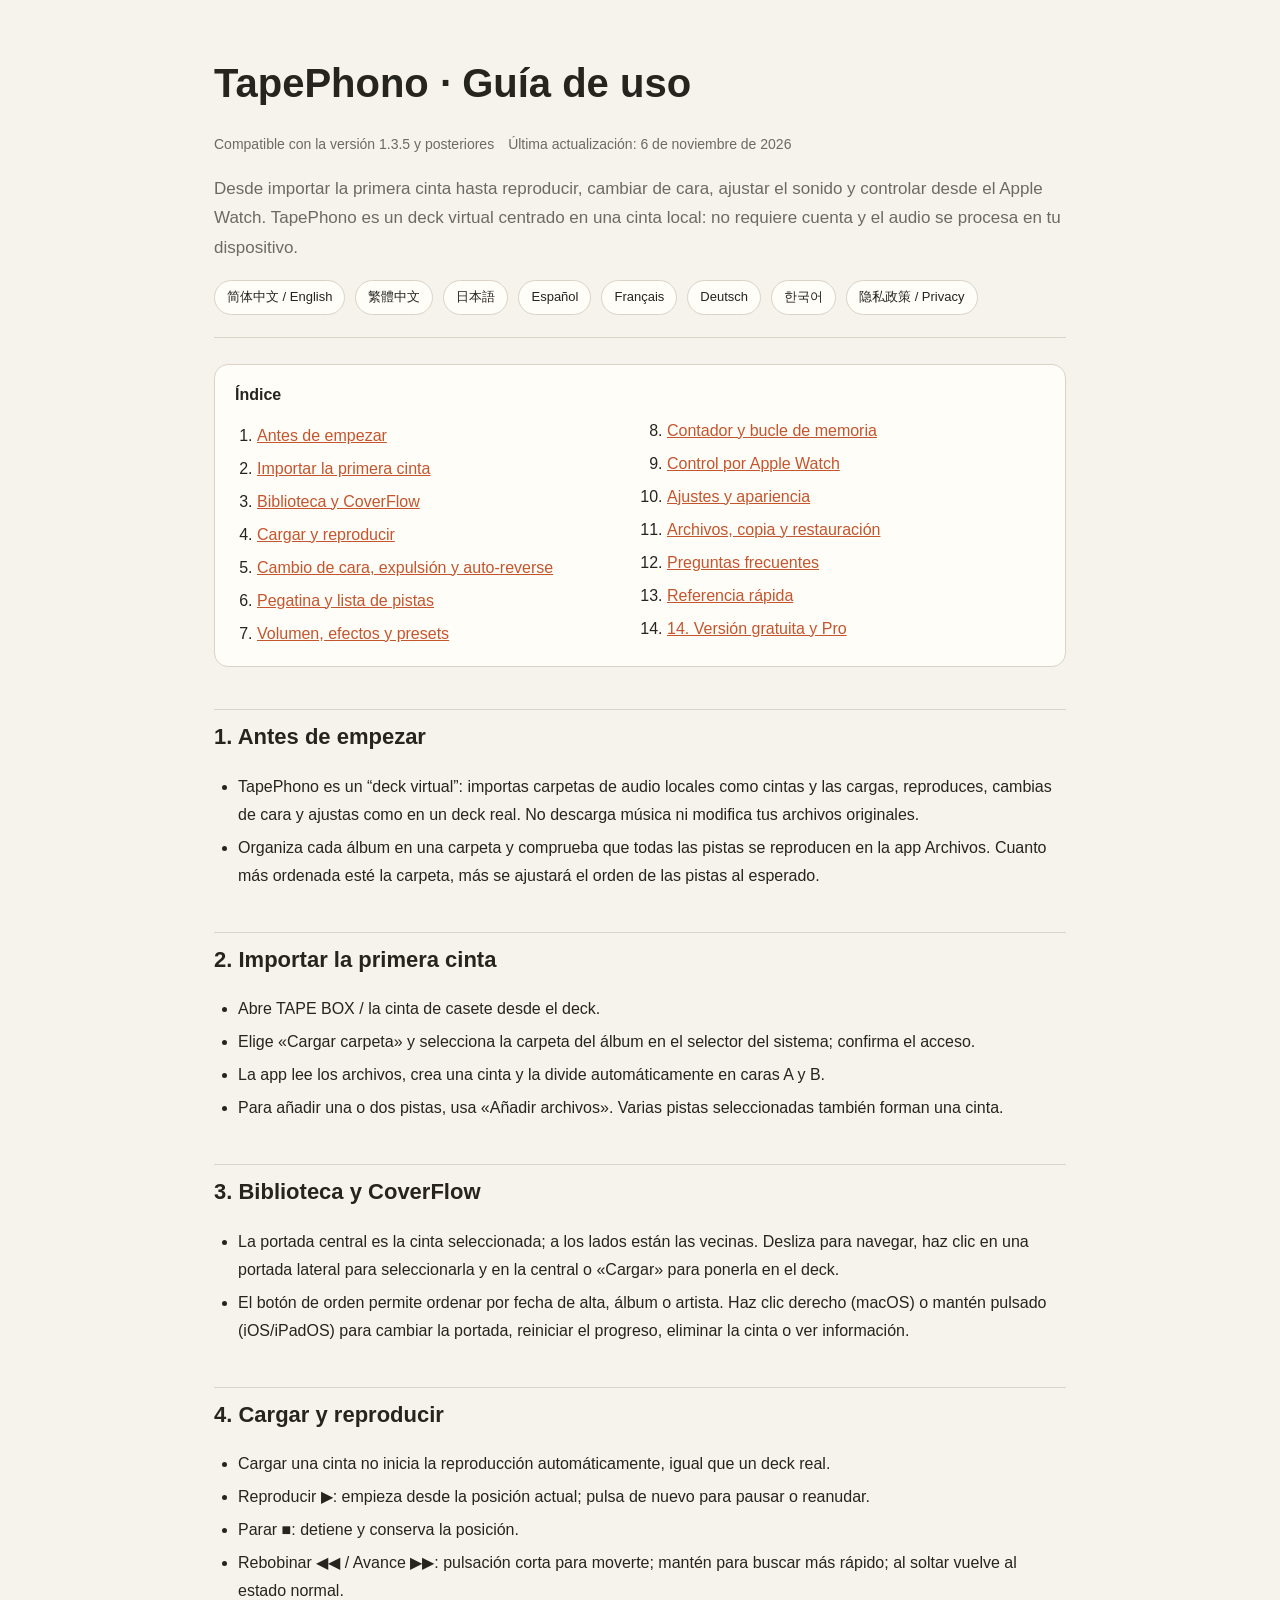
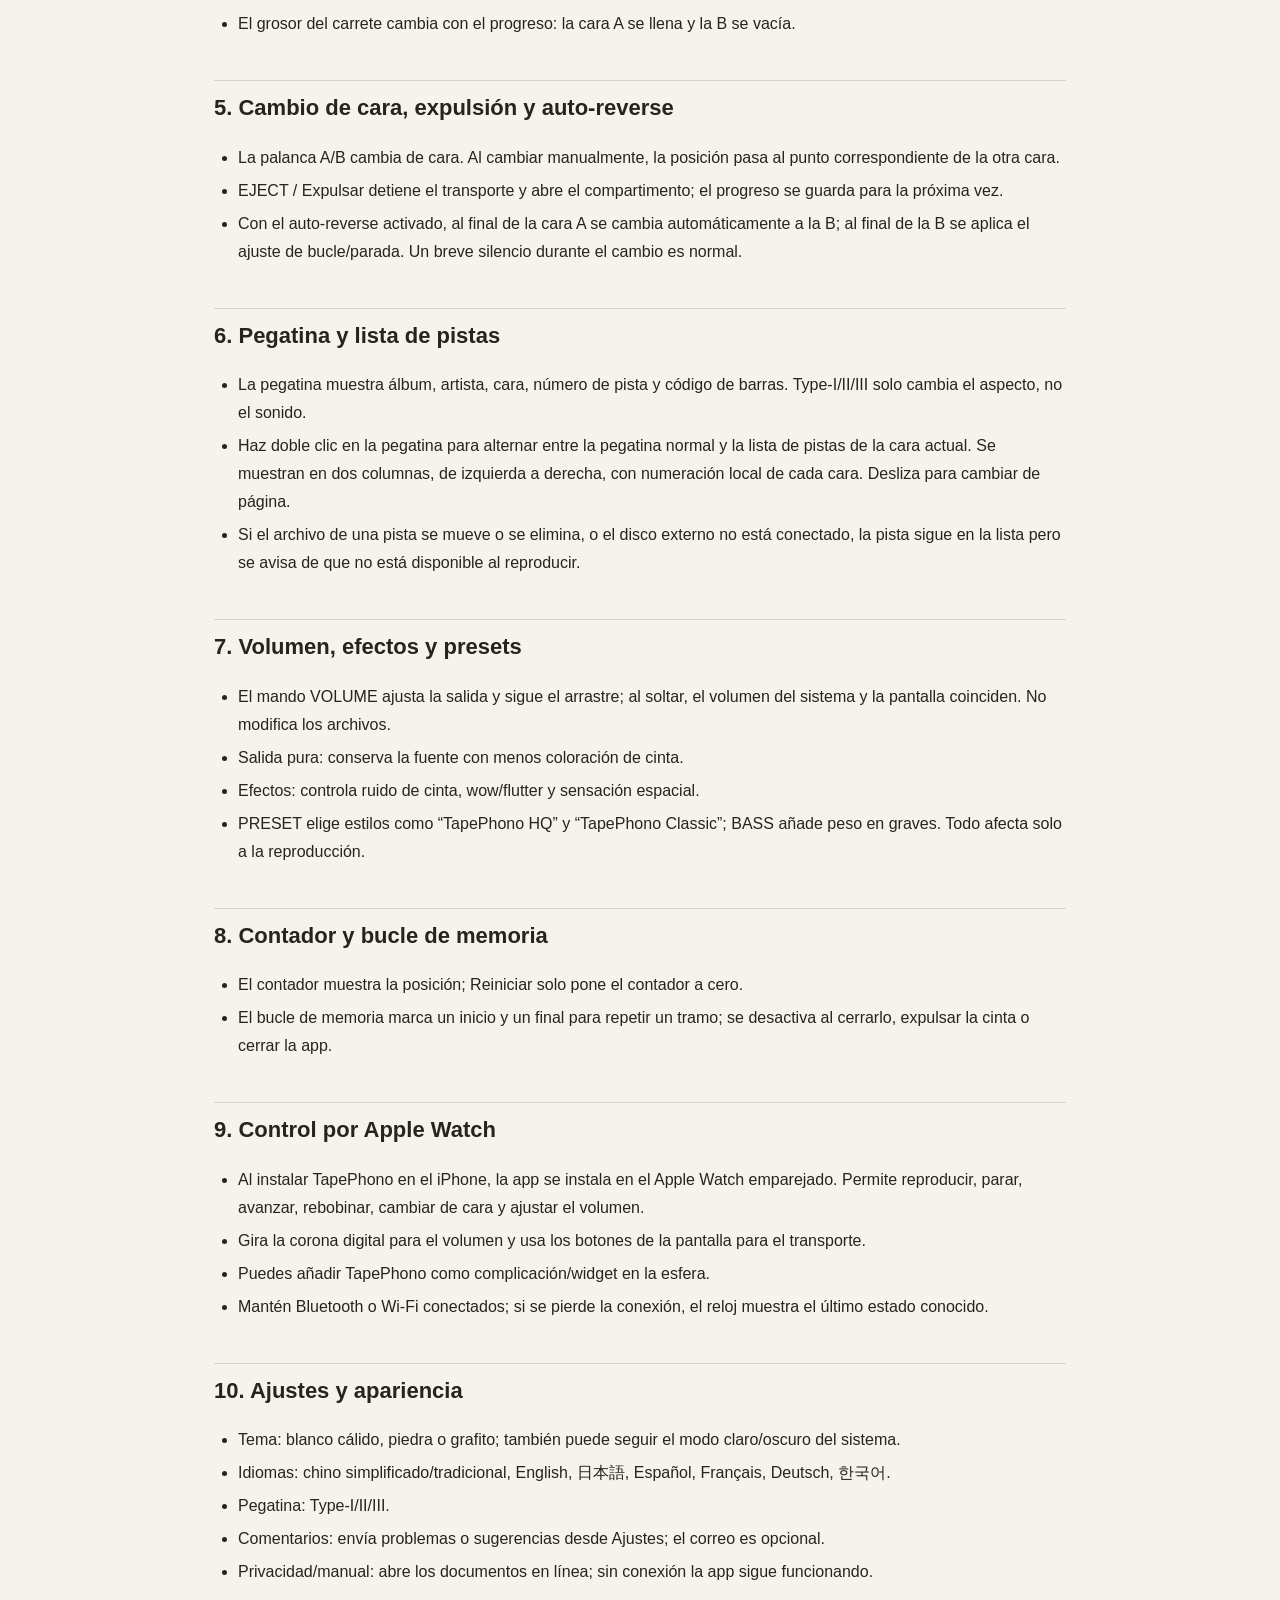
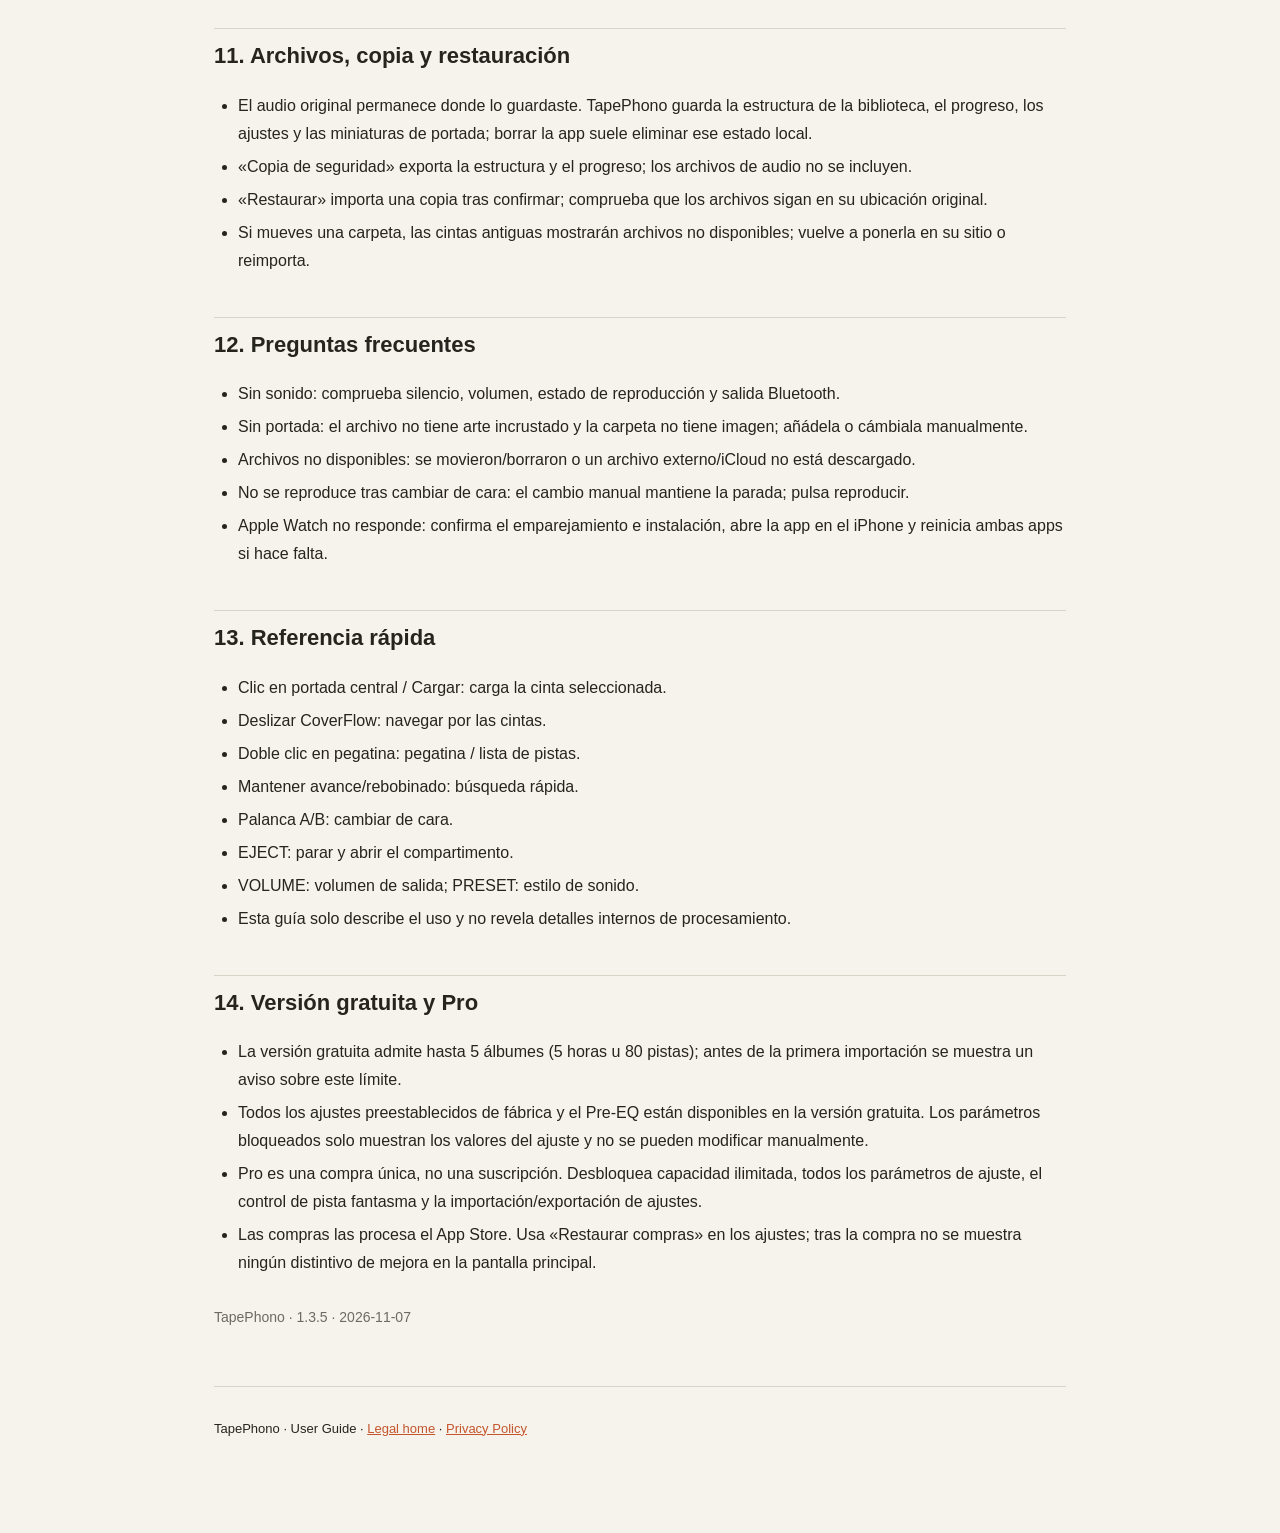
<file: manual/es/index.html>
<!doctype html>
<html lang="es">
<head>
<meta charset="utf-8">
<meta name="viewport" content="width=device-width, initial-scale=1">
<title>TapePhono · Guía de uso</title>
<meta name="description" content="TapePhono · Guía de uso">
<link rel="stylesheet" href="../manual.css">
</head>
<body>
<div class="wrap">
<header>
  <h1>TapePhono · Guía de uso</h1>
  <p class="meta">Compatible con la versión 1.3.5 y posteriores　Última actualización: 6 de noviembre de 2026</p>
  <p class="lede">Desde importar la primera cinta hasta reproducir, cambiar de cara, ajustar el sonido y controlar desde el Apple Watch. TapePhono es un deck virtual centrado en una cinta local: no requiere cuenta y el audio se procesa en tu dispositivo.</p>
  <div class="lang"><a href="../">简体中文 / English</a><a href="zh-Hant/">繁體中文</a><a href="ja/">日本語</a><a href="es/">Español</a><a href="fr/">Français</a><a href="de/">Deutsch</a><a href="ko/">한국어</a><a href="../../privacy/">隐私政策 / Privacy</a></div>
</header>
<main>
<nav class="toc" aria-label="Índice"><strong>Índice</strong><ol><li><a href="#s1">Antes de empezar</a></li><li><a href="#s2">Importar la primera cinta</a></li><li><a href="#s3">Biblioteca y CoverFlow</a></li><li><a href="#s4">Cargar y reproducir</a></li><li><a href="#s5">Cambio de cara, expulsión y auto-reverse</a></li><li><a href="#s6">Pegatina y lista de pistas</a></li><li><a href="#s7">Volumen, efectos y presets</a></li><li><a href="#s8">Contador y bucle de memoria</a></li><li><a href="#s9">Control por Apple Watch</a></li><li><a href="#s10">Ajustes y apariencia</a></li><li><a href="#s11">Archivos, copia y restauración</a></li><li><a href="#s12">Preguntas frecuentes</a></li><li><a href="#s13">Referencia rápida</a></li><li><a href="#s14">14. Versión gratuita y Pro</a></li></ol></nav>
<h2 id="s1">1. Antes de empezar</h2><ul><li>TapePhono es un “deck virtual”: importas carpetas de audio locales como cintas y las cargas, reproduces, cambias de cara y ajustas como en un deck real. No descarga música ni modifica tus archivos originales.</li><li>Organiza cada álbum en una carpeta y comprueba que todas las pistas se reproducen en la app Archivos. Cuanto más ordenada esté la carpeta, más se ajustará el orden de las pistas al esperado.</li></ul><h2 id="s2">2. Importar la primera cinta</h2><ul><li>Abre TAPE BOX / la cinta de casete desde el deck.</li><li>Elige «Cargar carpeta» y selecciona la carpeta del álbum en el selector del sistema; confirma el acceso.</li><li>La app lee los archivos, crea una cinta y la divide automáticamente en caras A y B.</li><li>Para añadir una o dos pistas, usa «Añadir archivos». Varias pistas seleccionadas también forman una cinta.</li></ul><h2 id="s3">3. Biblioteca y CoverFlow</h2><ul><li>La portada central es la cinta seleccionada; a los lados están las vecinas. Desliza para navegar, haz clic en una portada lateral para seleccionarla y en la central o «Cargar» para ponerla en el deck.</li><li>El botón de orden permite ordenar por fecha de alta, álbum o artista. Haz clic derecho (macOS) o mantén pulsado (iOS/iPadOS) para cambiar la portada, reiniciar el progreso, eliminar la cinta o ver información.</li></ul><h2 id="s4">4. Cargar y reproducir</h2><ul><li>Cargar una cinta no inicia la reproducción automáticamente, igual que un deck real.</li><li>Reproducir ▶: empieza desde la posición actual; pulsa de nuevo para pausar o reanudar.</li><li>Parar ■: detiene y conserva la posición.</li><li>Rebobinar ◀◀ / Avance ▶▶: pulsación corta para moverte; mantén para buscar más rápido; al soltar vuelve al estado normal.</li><li>El grosor del carrete cambia con el progreso: la cara A se llena y la B se vacía.</li></ul><h2 id="s5">5. Cambio de cara, expulsión y auto-reverse</h2><ul><li>La palanca A/B cambia de cara. Al cambiar manualmente, la posición pasa al punto correspondiente de la otra cara.</li><li>EJECT / Expulsar detiene el transporte y abre el compartimento; el progreso se guarda para la próxima vez.</li><li>Con el auto-reverse activado, al final de la cara A se cambia automáticamente a la B; al final de la B se aplica el ajuste de bucle/parada. Un breve silencio durante el cambio es normal.</li></ul><h2 id="s6">6. Pegatina y lista de pistas</h2><ul><li>La pegatina muestra álbum, artista, cara, número de pista y código de barras. Type-I/II/III solo cambia el aspecto, no el sonido.</li><li>Haz doble clic en la pegatina para alternar entre la pegatina normal y la lista de pistas de la cara actual. Se muestran en dos columnas, de izquierda a derecha, con numeración local de cada cara. Desliza para cambiar de página.</li><li>Si el archivo de una pista se mueve o se elimina, o el disco externo no está conectado, la pista sigue en la lista pero se avisa de que no está disponible al reproducir.</li></ul><h2 id="s7">7. Volumen, efectos y presets</h2><ul><li>El mando VOLUME ajusta la salida y sigue el arrastre; al soltar, el volumen del sistema y la pantalla coinciden. No modifica los archivos.</li><li>Salida pura: conserva la fuente con menos coloración de cinta.</li><li>Efectos: controla ruido de cinta, wow/flutter y sensación espacial.</li><li>PRESET elige estilos como “TapePhono HQ” y “TapePhono Classic”; BASS añade peso en graves. Todo afecta solo a la reproducción.</li></ul><h2 id="s8">8. Contador y bucle de memoria</h2><ul><li>El contador muestra la posición; Reiniciar solo pone el contador a cero.</li><li>El bucle de memoria marca un inicio y un final para repetir un tramo; se desactiva al cerrarlo, expulsar la cinta o cerrar la app.</li></ul><h2 id="s9">9. Control por Apple Watch</h2><ul><li>Al instalar TapePhono en el iPhone, la app se instala en el Apple Watch emparejado. Permite reproducir, parar, avanzar, rebobinar, cambiar de cara y ajustar el volumen.</li><li>Gira la corona digital para el volumen y usa los botones de la pantalla para el transporte.</li><li>Puedes añadir TapePhono como complicación/widget en la esfera.</li><li>Mantén Bluetooth o Wi-Fi conectados; si se pierde la conexión, el reloj muestra el último estado conocido.</li></ul><h2 id="s10">10. Ajustes y apariencia</h2><ul><li>Tema: blanco cálido, piedra o grafito; también puede seguir el modo claro/oscuro del sistema.</li><li>Idiomas: chino simplificado/tradicional, English, 日本語, Español, Français, Deutsch, 한국어.</li><li>Pegatina: Type-I/II/III.</li><li>Comentarios: envía problemas o sugerencias desde Ajustes; el correo es opcional.</li><li>Privacidad/manual: abre los documentos en línea; sin conexión la app sigue funcionando.</li></ul><h2 id="s11">11. Archivos, copia y restauración</h2><ul><li>El audio original permanece donde lo guardaste. TapePhono guarda la estructura de la biblioteca, el progreso, los ajustes y las miniaturas de portada; borrar la app suele eliminar ese estado local.</li><li>«Copia de seguridad» exporta la estructura y el progreso; los archivos de audio no se incluyen.</li><li>«Restaurar» importa una copia tras confirmar; comprueba que los archivos sigan en su ubicación original.</li><li>Si mueves una carpeta, las cintas antiguas mostrarán archivos no disponibles; vuelve a ponerla en su sitio o reimporta.</li></ul><h2 id="s12">12. Preguntas frecuentes</h2><ul><li>Sin sonido: comprueba silencio, volumen, estado de reproducción y salida Bluetooth.</li><li>Sin portada: el archivo no tiene arte incrustado y la carpeta no tiene imagen; añádela o cámbiala manualmente.</li><li>Archivos no disponibles: se movieron/borraron o un archivo externo/iCloud no está descargado.</li><li>No se reproduce tras cambiar de cara: el cambio manual mantiene la parada; pulsa reproducir.</li><li>Apple Watch no responde: confirma el emparejamiento e instalación, abre la app en el iPhone y reinicia ambas apps si hace falta.</li></ul><h2 id="s13">13. Referencia rápida</h2><ul><li>Clic en portada central / Cargar: carga la cinta seleccionada.</li><li>Deslizar CoverFlow: navegar por las cintas.</li><li>Doble clic en pegatina: pegatina / lista de pistas.</li><li>Mantener avance/rebobinado: búsqueda rápida.</li><li>Palanca A/B: cambiar de cara.</li><li>EJECT: parar y abrir el compartimento.</li><li>VOLUME: volumen de salida; PRESET: estilo de sonido.</li><li>Esta guía solo describe el uso y no revela detalles internos de procesamiento.</li></ul>
<h2 id="s14">14. Versión gratuita y Pro</h2><ul><li>La versión gratuita admite hasta 5 álbumes (5 horas u 80 pistas); antes de la primera importación se muestra un aviso sobre este límite.</li><li>Todos los ajustes preestablecidos de fábrica y el Pre-EQ están disponibles en la versión gratuita. Los parámetros bloqueados solo muestran los valores del ajuste y no se pueden modificar manualmente.</li><li>Pro es una compra única, no una suscripción. Desbloquea capacidad ilimitada, todos los parámetros de ajuste, el control de pista fantasma y la importación/exportación de ajustes.</li><li>Las compras las procesa el App Store. Usa «Restaurar compras» en los ajustes; tras la compra no se muestra ningún distintivo de mejora en la pantalla principal.</li></ul>
<p class="meta" style="margin-top:28px">TapePhono · 1.3.5 · 2026-11-07</p>
</main>
<footer><p>TapePhono · User Guide · <a href="../">Legal home</a> · <a href="../../privacy/">Privacy Policy</a></p></footer>
</div>
</body>
</html>
</file>
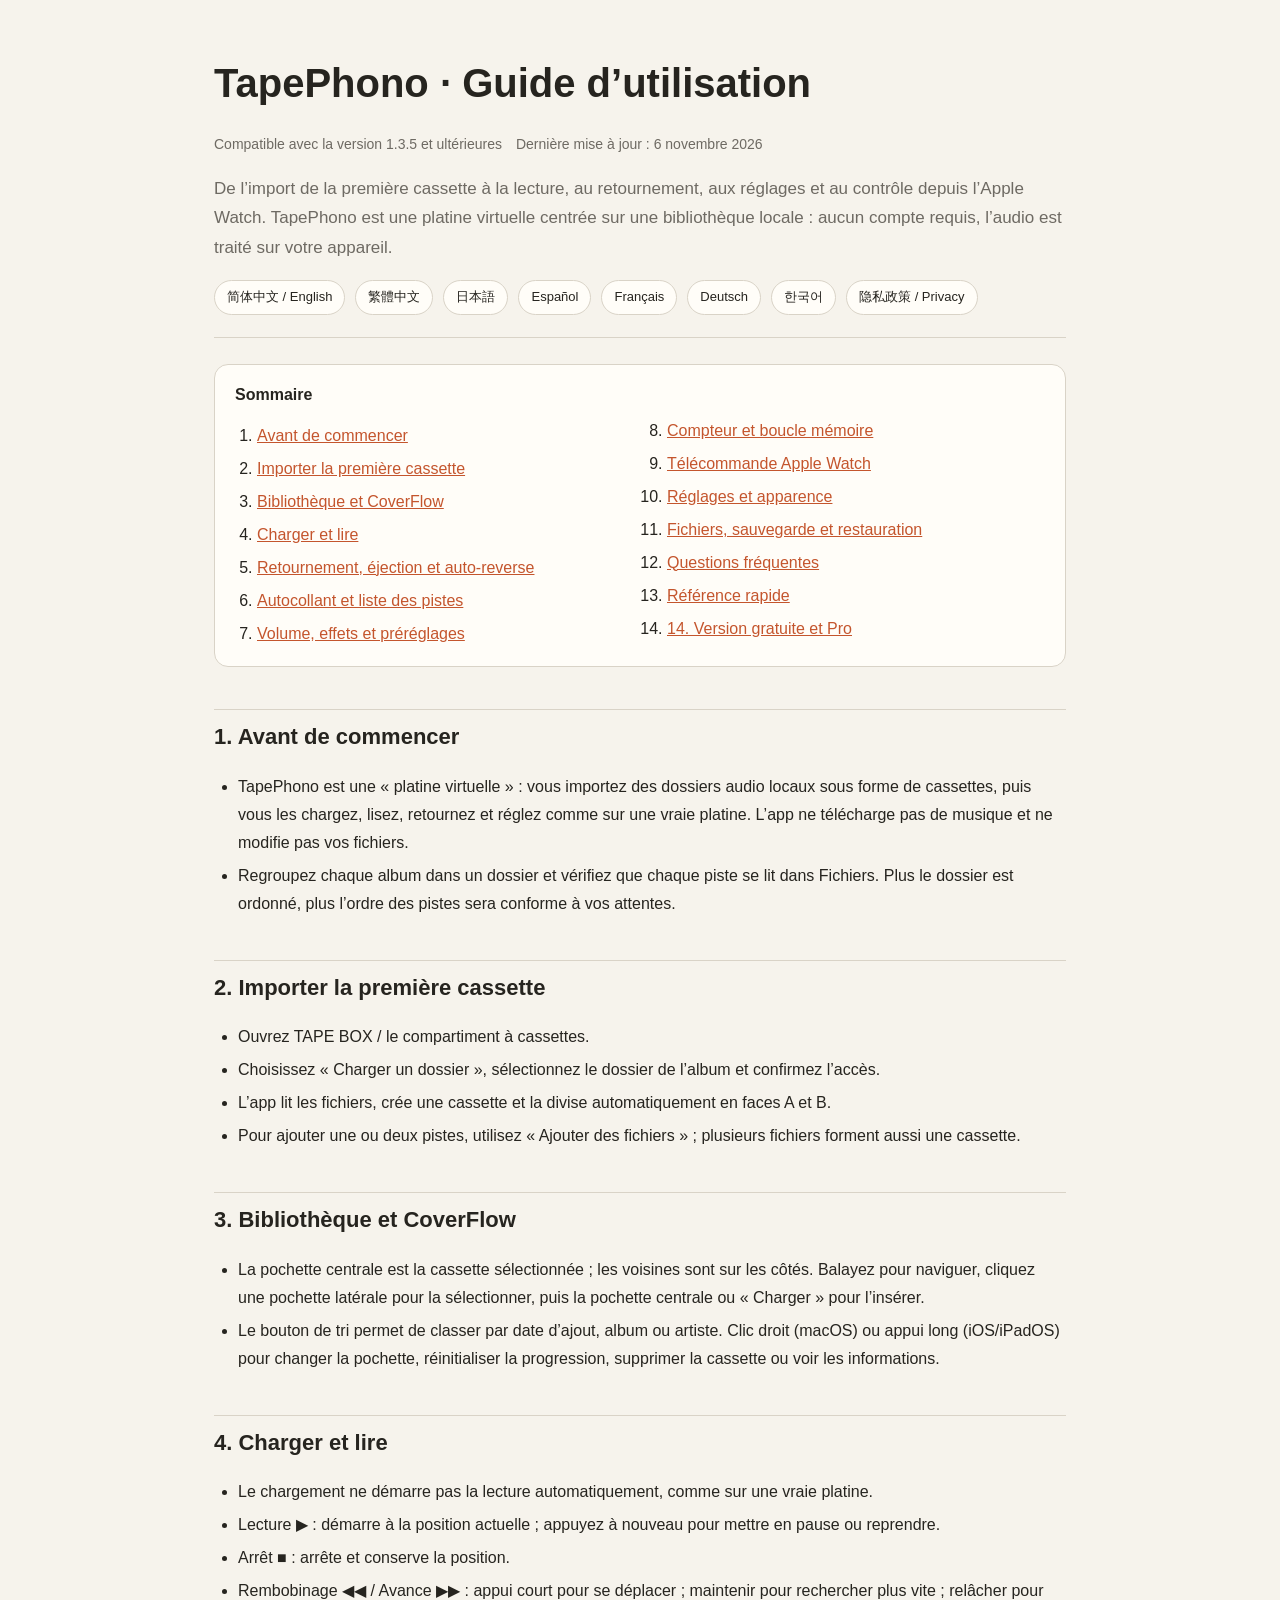
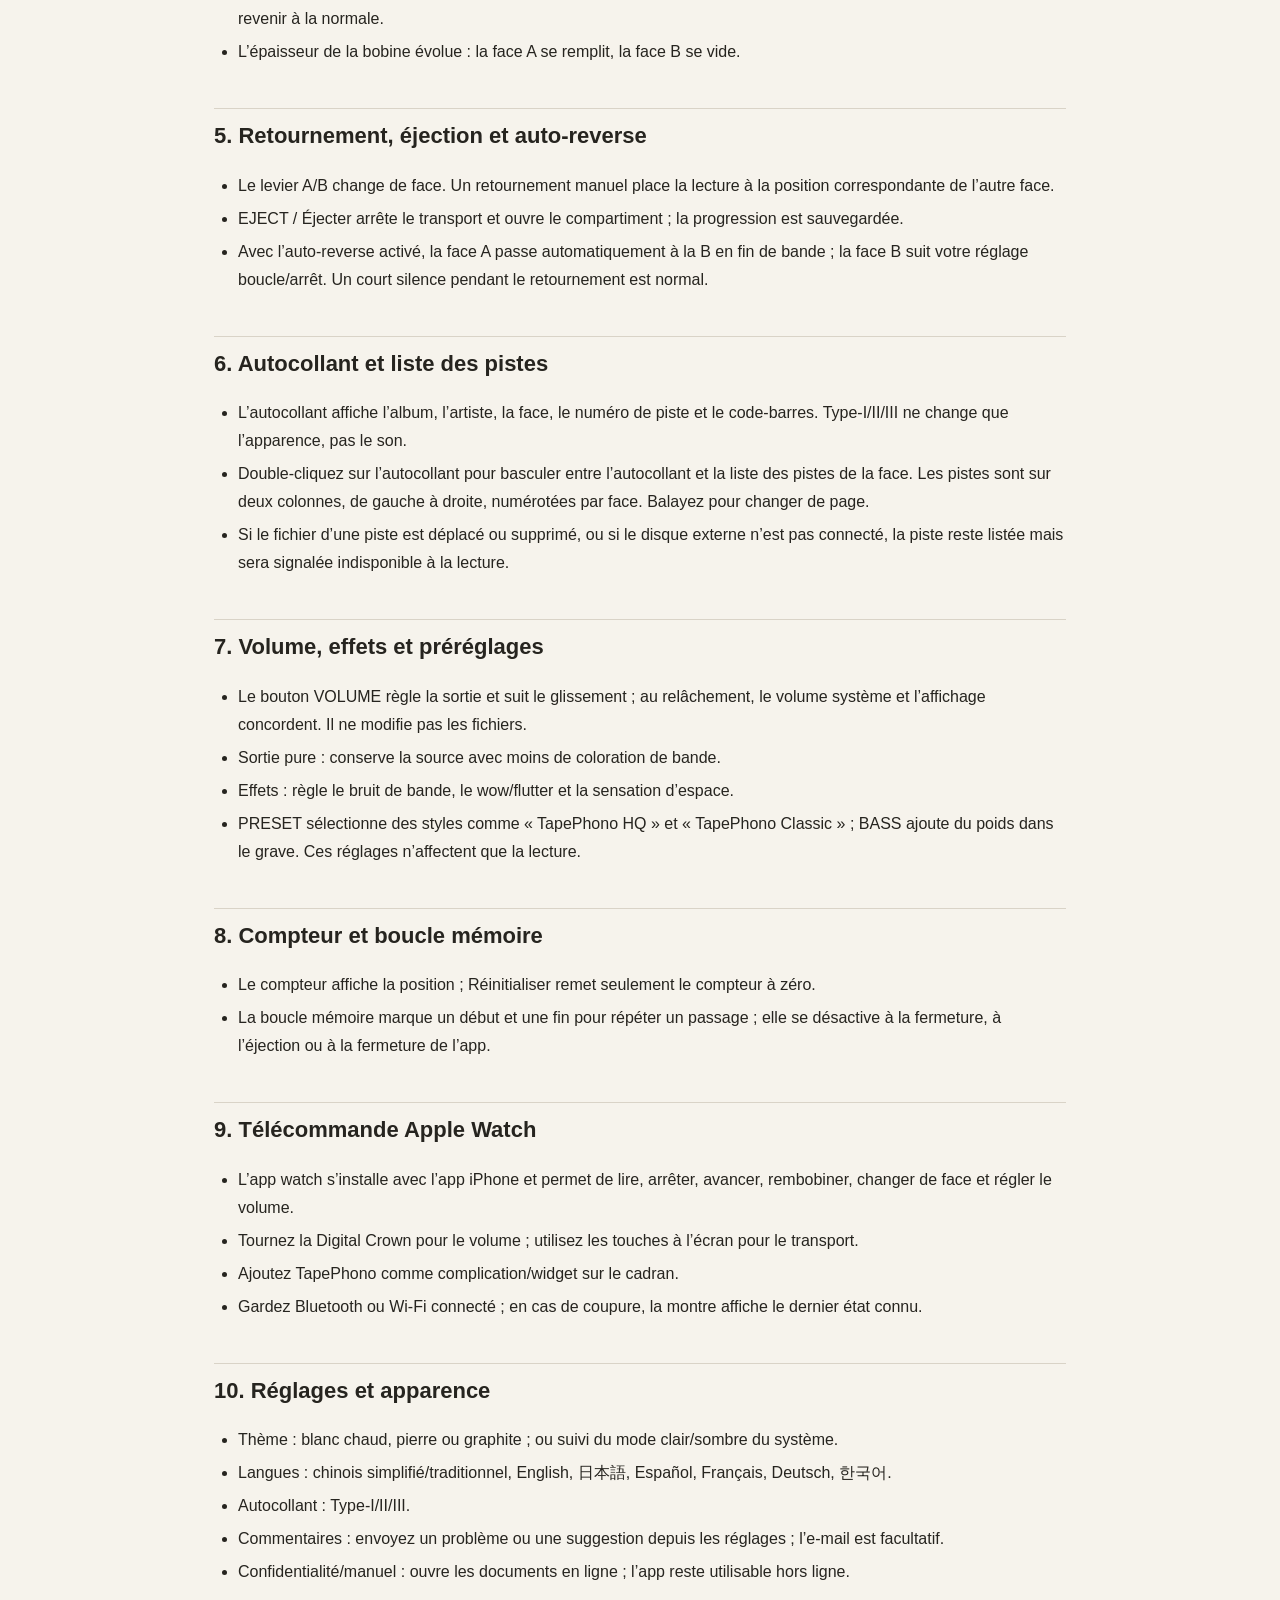
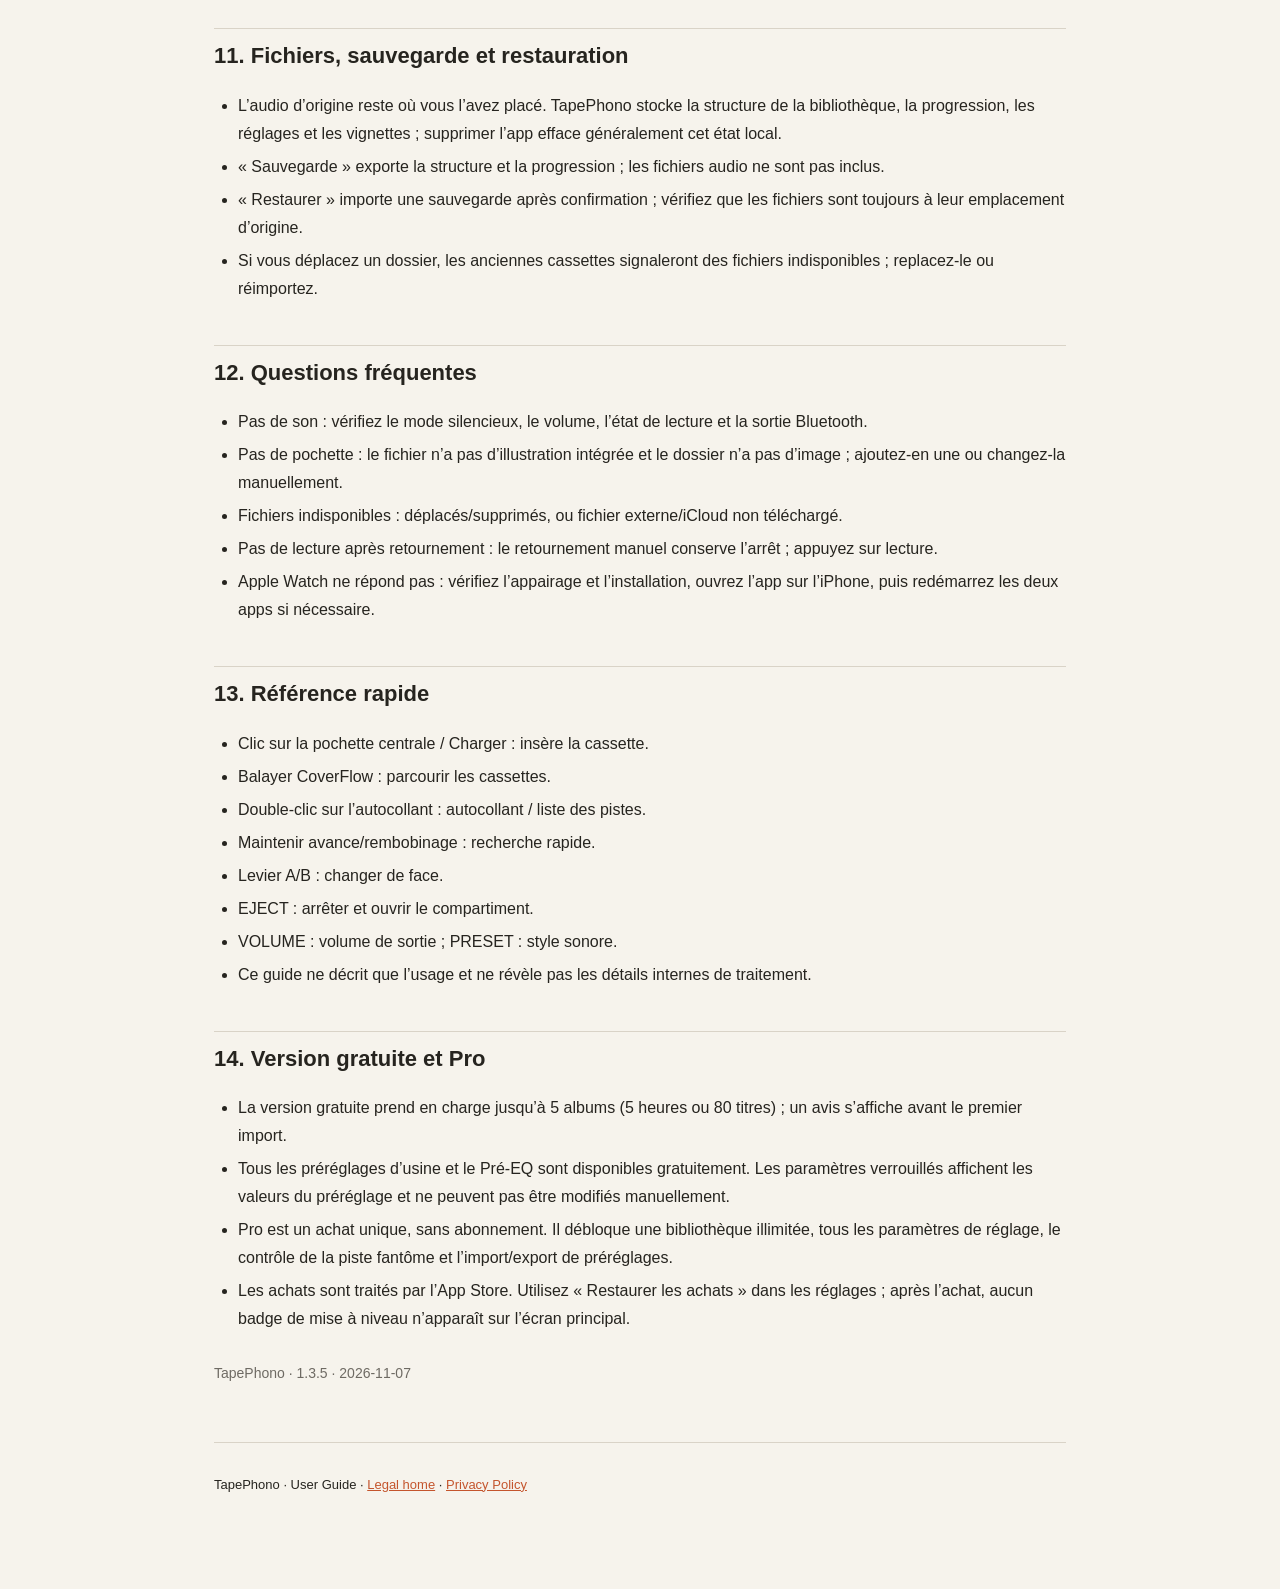
<file: manual/fr/index.html>
<!doctype html>
<html lang="fr">
<head>
<meta charset="utf-8">
<meta name="viewport" content="width=device-width, initial-scale=1">
<title>TapePhono · Guide d’utilisation</title>
<meta name="description" content="TapePhono · Guide d’utilisation">
<link rel="stylesheet" href="../manual.css">
</head>
<body>
<div class="wrap">
<header>
  <h1>TapePhono · Guide d’utilisation</h1>
  <p class="meta">Compatible avec la version 1.3.5 et ultérieures　Dernière mise à jour : 6 novembre 2026</p>
  <p class="lede">De l’import de la première cassette à la lecture, au retournement, aux réglages et au contrôle depuis l’Apple Watch. TapePhono est une platine virtuelle centrée sur une bibliothèque locale : aucun compte requis, l’audio est traité sur votre appareil.</p>
  <div class="lang"><a href="../">简体中文 / English</a><a href="zh-Hant/">繁體中文</a><a href="ja/">日本語</a><a href="es/">Español</a><a href="fr/">Français</a><a href="de/">Deutsch</a><a href="ko/">한국어</a><a href="../../privacy/">隐私政策 / Privacy</a></div>
</header>
<main>
<nav class="toc" aria-label="Sommaire"><strong>Sommaire</strong><ol><li><a href="#s1">Avant de commencer</a></li><li><a href="#s2">Importer la première cassette</a></li><li><a href="#s3">Bibliothèque et CoverFlow</a></li><li><a href="#s4">Charger et lire</a></li><li><a href="#s5">Retournement, éjection et auto-reverse</a></li><li><a href="#s6">Autocollant et liste des pistes</a></li><li><a href="#s7">Volume, effets et préréglages</a></li><li><a href="#s8">Compteur et boucle mémoire</a></li><li><a href="#s9">Télécommande Apple Watch</a></li><li><a href="#s10">Réglages et apparence</a></li><li><a href="#s11">Fichiers, sauvegarde et restauration</a></li><li><a href="#s12">Questions fréquentes</a></li><li><a href="#s13">Référence rapide</a></li><li><a href="#s14">14. Version gratuite et Pro</a></li></ol></nav>
<h2 id="s1">1. Avant de commencer</h2><ul><li>TapePhono est une « platine virtuelle » : vous importez des dossiers audio locaux sous forme de cassettes, puis vous les chargez, lisez, retournez et réglez comme sur une vraie platine. L’app ne télécharge pas de musique et ne modifie pas vos fichiers.</li><li>Regroupez chaque album dans un dossier et vérifiez que chaque piste se lit dans Fichiers. Plus le dossier est ordonné, plus l’ordre des pistes sera conforme à vos attentes.</li></ul><h2 id="s2">2. Importer la première cassette</h2><ul><li>Ouvrez TAPE BOX / le compartiment à cassettes.</li><li>Choisissez « Charger un dossier », sélectionnez le dossier de l’album et confirmez l’accès.</li><li>L’app lit les fichiers, crée une cassette et la divise automatiquement en faces A et B.</li><li>Pour ajouter une ou deux pistes, utilisez « Ajouter des fichiers » ; plusieurs fichiers forment aussi une cassette.</li></ul><h2 id="s3">3. Bibliothèque et CoverFlow</h2><ul><li>La pochette centrale est la cassette sélectionnée ; les voisines sont sur les côtés. Balayez pour naviguer, cliquez une pochette latérale pour la sélectionner, puis la pochette centrale ou « Charger » pour l’insérer.</li><li>Le bouton de tri permet de classer par date d’ajout, album ou artiste. Clic droit (macOS) ou appui long (iOS/iPadOS) pour changer la pochette, réinitialiser la progression, supprimer la cassette ou voir les informations.</li></ul><h2 id="s4">4. Charger et lire</h2><ul><li>Le chargement ne démarre pas la lecture automatiquement, comme sur une vraie platine.</li><li>Lecture ▶ : démarre à la position actuelle ; appuyez à nouveau pour mettre en pause ou reprendre.</li><li>Arrêt ■ : arrête et conserve la position.</li><li>Rembobinage ◀◀ / Avance ▶▶ : appui court pour se déplacer ; maintenir pour rechercher plus vite ; relâcher pour revenir à la normale.</li><li>L’épaisseur de la bobine évolue : la face A se remplit, la face B se vide.</li></ul><h2 id="s5">5. Retournement, éjection et auto-reverse</h2><ul><li>Le levier A/B change de face. Un retournement manuel place la lecture à la position correspondante de l’autre face.</li><li>EJECT / Éjecter arrête le transport et ouvre le compartiment ; la progression est sauvegardée.</li><li>Avec l’auto-reverse activé, la face A passe automatiquement à la B en fin de bande ; la face B suit votre réglage boucle/arrêt. Un court silence pendant le retournement est normal.</li></ul><h2 id="s6">6. Autocollant et liste des pistes</h2><ul><li>L’autocollant affiche l’album, l’artiste, la face, le numéro de piste et le code-barres. Type-I/II/III ne change que l’apparence, pas le son.</li><li>Double-cliquez sur l’autocollant pour basculer entre l’autocollant et la liste des pistes de la face. Les pistes sont sur deux colonnes, de gauche à droite, numérotées par face. Balayez pour changer de page.</li><li>Si le fichier d’une piste est déplacé ou supprimé, ou si le disque externe n’est pas connecté, la piste reste listée mais sera signalée indisponible à la lecture.</li></ul><h2 id="s7">7. Volume, effets et préréglages</h2><ul><li>Le bouton VOLUME règle la sortie et suit le glissement ; au relâchement, le volume système et l’affichage concordent. Il ne modifie pas les fichiers.</li><li>Sortie pure : conserve la source avec moins de coloration de bande.</li><li>Effets : règle le bruit de bande, le wow/flutter et la sensation d’espace.</li><li>PRESET sélectionne des styles comme « TapePhono HQ » et « TapePhono Classic » ; BASS ajoute du poids dans le grave. Ces réglages n’affectent que la lecture.</li></ul><h2 id="s8">8. Compteur et boucle mémoire</h2><ul><li>Le compteur affiche la position ; Réinitialiser remet seulement le compteur à zéro.</li><li>La boucle mémoire marque un début et une fin pour répéter un passage ; elle se désactive à la fermeture, à l’éjection ou à la fermeture de l’app.</li></ul><h2 id="s9">9. Télécommande Apple Watch</h2><ul><li>L’app watch s’installe avec l’app iPhone et permet de lire, arrêter, avancer, rembobiner, changer de face et régler le volume.</li><li>Tournez la Digital Crown pour le volume ; utilisez les touches à l’écran pour le transport.</li><li>Ajoutez TapePhono comme complication/widget sur le cadran.</li><li>Gardez Bluetooth ou Wi-Fi connecté ; en cas de coupure, la montre affiche le dernier état connu.</li></ul><h2 id="s10">10. Réglages et apparence</h2><ul><li>Thème : blanc chaud, pierre ou graphite ; ou suivi du mode clair/sombre du système.</li><li>Langues : chinois simplifié/traditionnel, English, 日本語, Español, Français, Deutsch, 한국어.</li><li>Autocollant : Type-I/II/III.</li><li>Commentaires : envoyez un problème ou une suggestion depuis les réglages ; l’e-mail est facultatif.</li><li>Confidentialité/manuel : ouvre les documents en ligne ; l’app reste utilisable hors ligne.</li></ul><h2 id="s11">11. Fichiers, sauvegarde et restauration</h2><ul><li>L’audio d’origine reste où vous l’avez placé. TapePhono stocke la structure de la bibliothèque, la progression, les réglages et les vignettes ; supprimer l’app efface généralement cet état local.</li><li>« Sauvegarde » exporte la structure et la progression ; les fichiers audio ne sont pas inclus.</li><li>« Restaurer » importe une sauvegarde après confirmation ; vérifiez que les fichiers sont toujours à leur emplacement d’origine.</li><li>Si vous déplacez un dossier, les anciennes cassettes signaleront des fichiers indisponibles ; replacez-le ou réimportez.</li></ul><h2 id="s12">12. Questions fréquentes</h2><ul><li>Pas de son : vérifiez le mode silencieux, le volume, l’état de lecture et la sortie Bluetooth.</li><li>Pas de pochette : le fichier n’a pas d’illustration intégrée et le dossier n’a pas d’image ; ajoutez-en une ou changez-la manuellement.</li><li>Fichiers indisponibles : déplacés/supprimés, ou fichier externe/iCloud non téléchargé.</li><li>Pas de lecture après retournement : le retournement manuel conserve l’arrêt ; appuyez sur lecture.</li><li>Apple Watch ne répond pas : vérifiez l’appairage et l’installation, ouvrez l’app sur l’iPhone, puis redémarrez les deux apps si nécessaire.</li></ul><h2 id="s13">13. Référence rapide</h2><ul><li>Clic sur la pochette centrale / Charger : insère la cassette.</li><li>Balayer CoverFlow : parcourir les cassettes.</li><li>Double-clic sur l’autocollant : autocollant / liste des pistes.</li><li>Maintenir avance/rembobinage : recherche rapide.</li><li>Levier A/B : changer de face.</li><li>EJECT : arrêter et ouvrir le compartiment.</li><li>VOLUME : volume de sortie ; PRESET : style sonore.</li><li>Ce guide ne décrit que l’usage et ne révèle pas les détails internes de traitement.</li></ul>
<h2 id="s14">14. Version gratuite et Pro</h2><ul><li>La version gratuite prend en charge jusqu’à 5 albums (5 heures ou 80 titres) ; un avis s’affiche avant le premier import.</li><li>Tous les préréglages d’usine et le Pré-EQ sont disponibles gratuitement. Les paramètres verrouillés affichent les valeurs du préréglage et ne peuvent pas être modifiés manuellement.</li><li>Pro est un achat unique, sans abonnement. Il débloque une bibliothèque illimitée, tous les paramètres de réglage, le contrôle de la piste fantôme et l’import/export de préréglages.</li><li>Les achats sont traités par l’App Store. Utilisez « Restaurer les achats » dans les réglages ; après l’achat, aucun badge de mise à niveau n’apparaît sur l’écran principal.</li></ul>
<p class="meta" style="margin-top:28px">TapePhono · 1.3.5 · 2026-11-07</p>
</main>
<footer><p>TapePhono · User Guide · <a href="../">Legal home</a> · <a href="../../privacy/">Privacy Policy</a></p></footer>
</div>
</body>
</html>
</file>
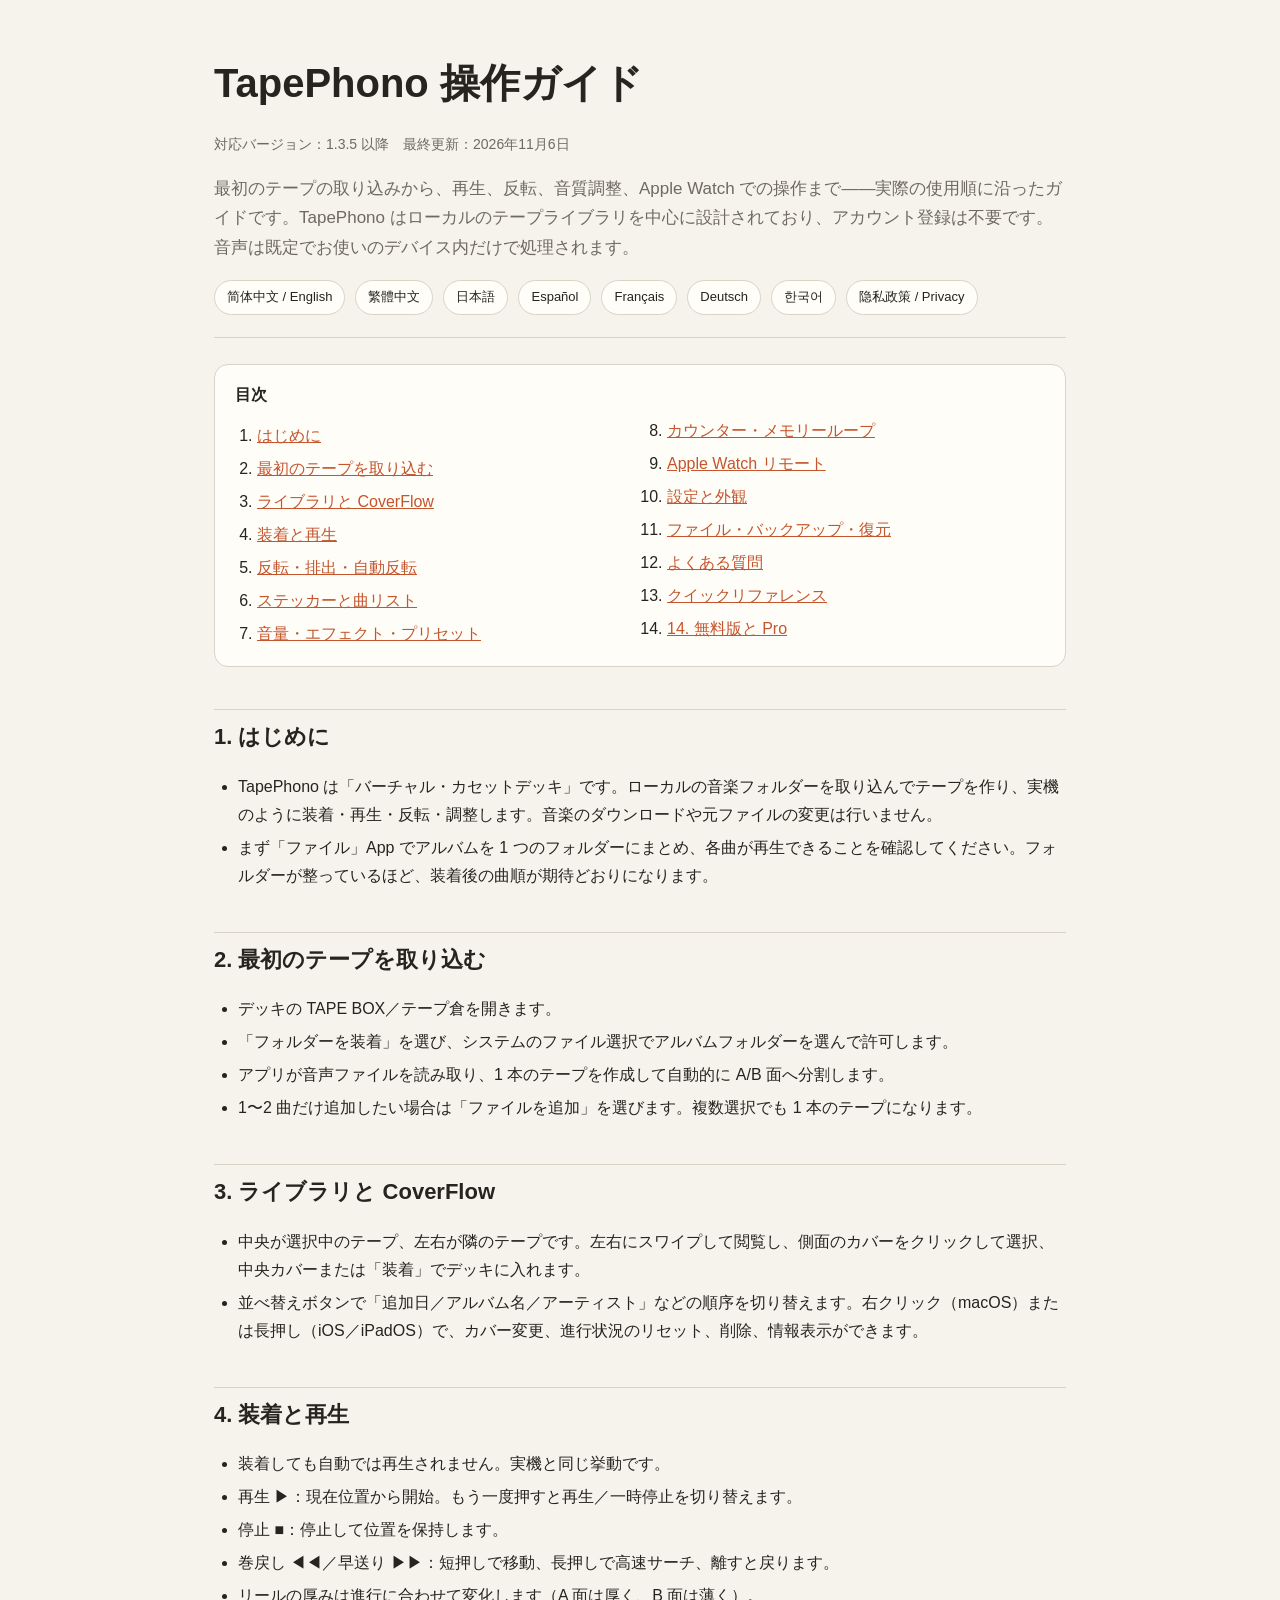
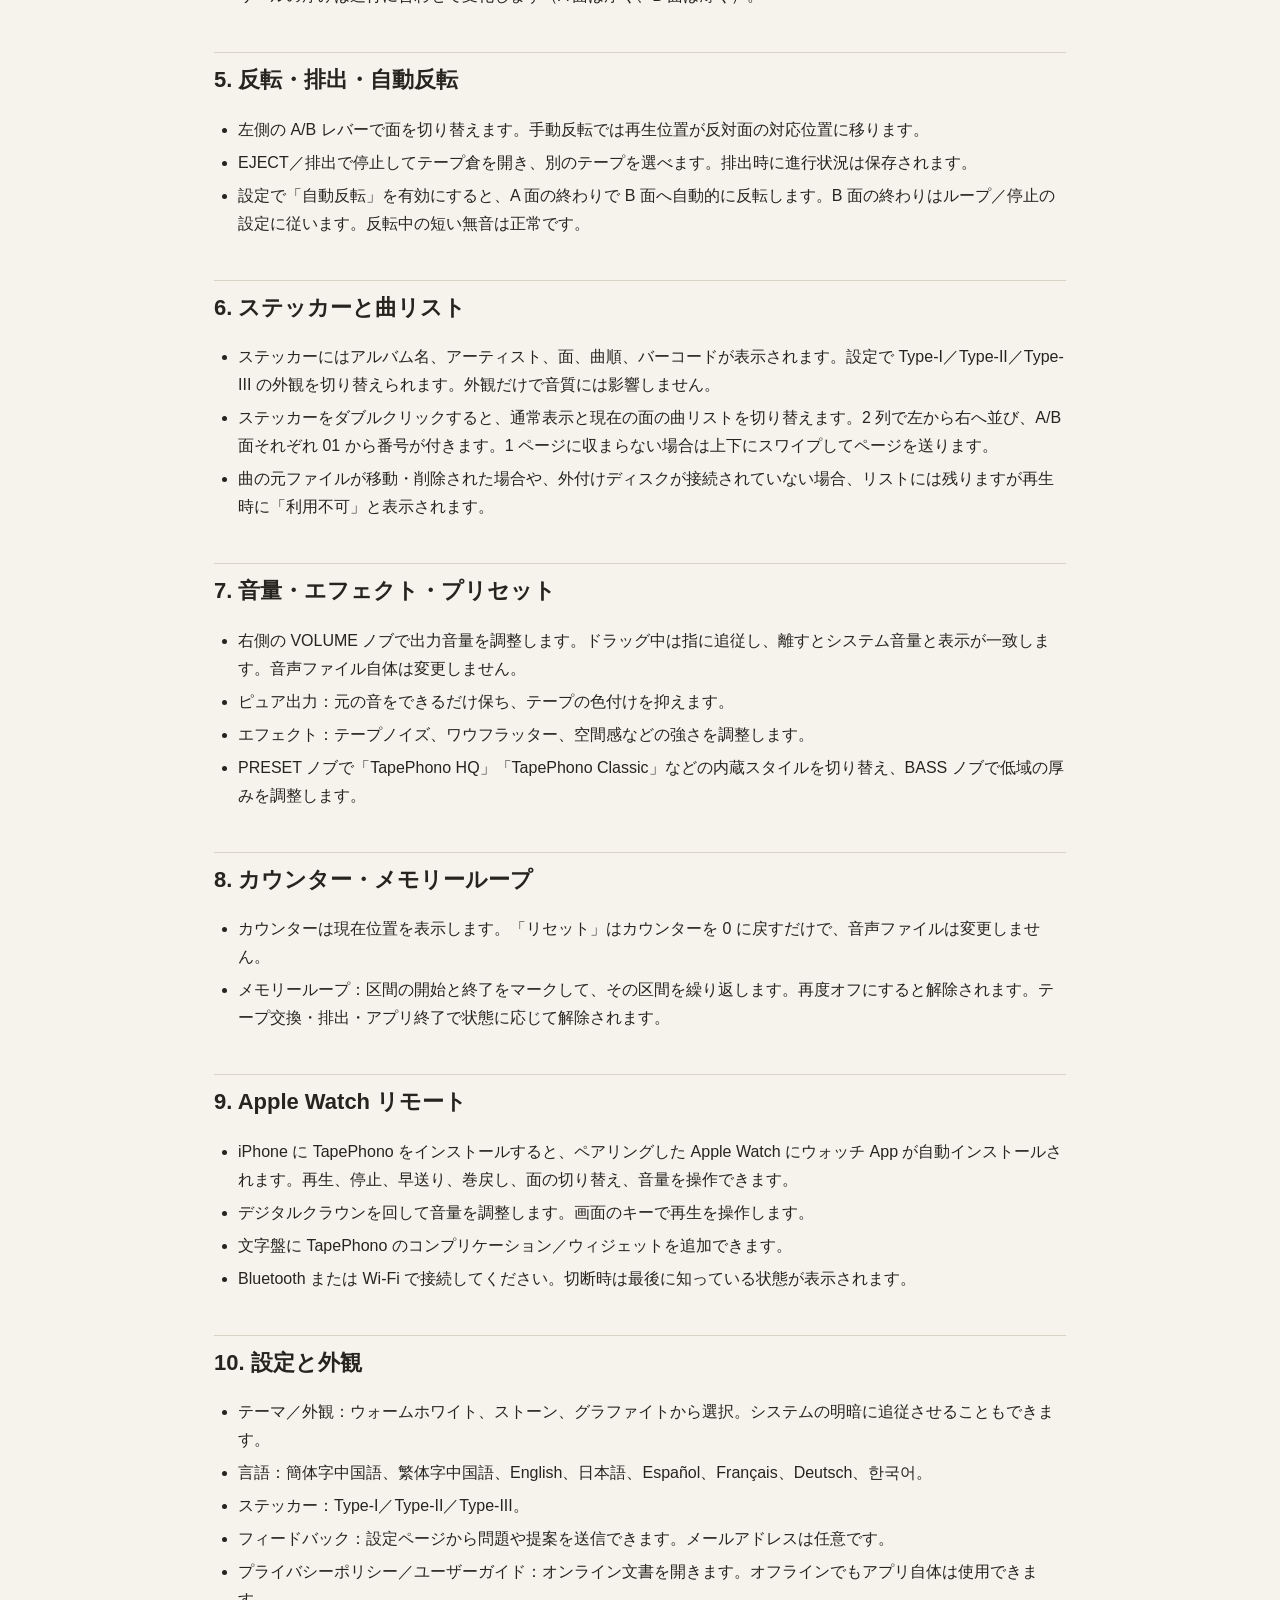
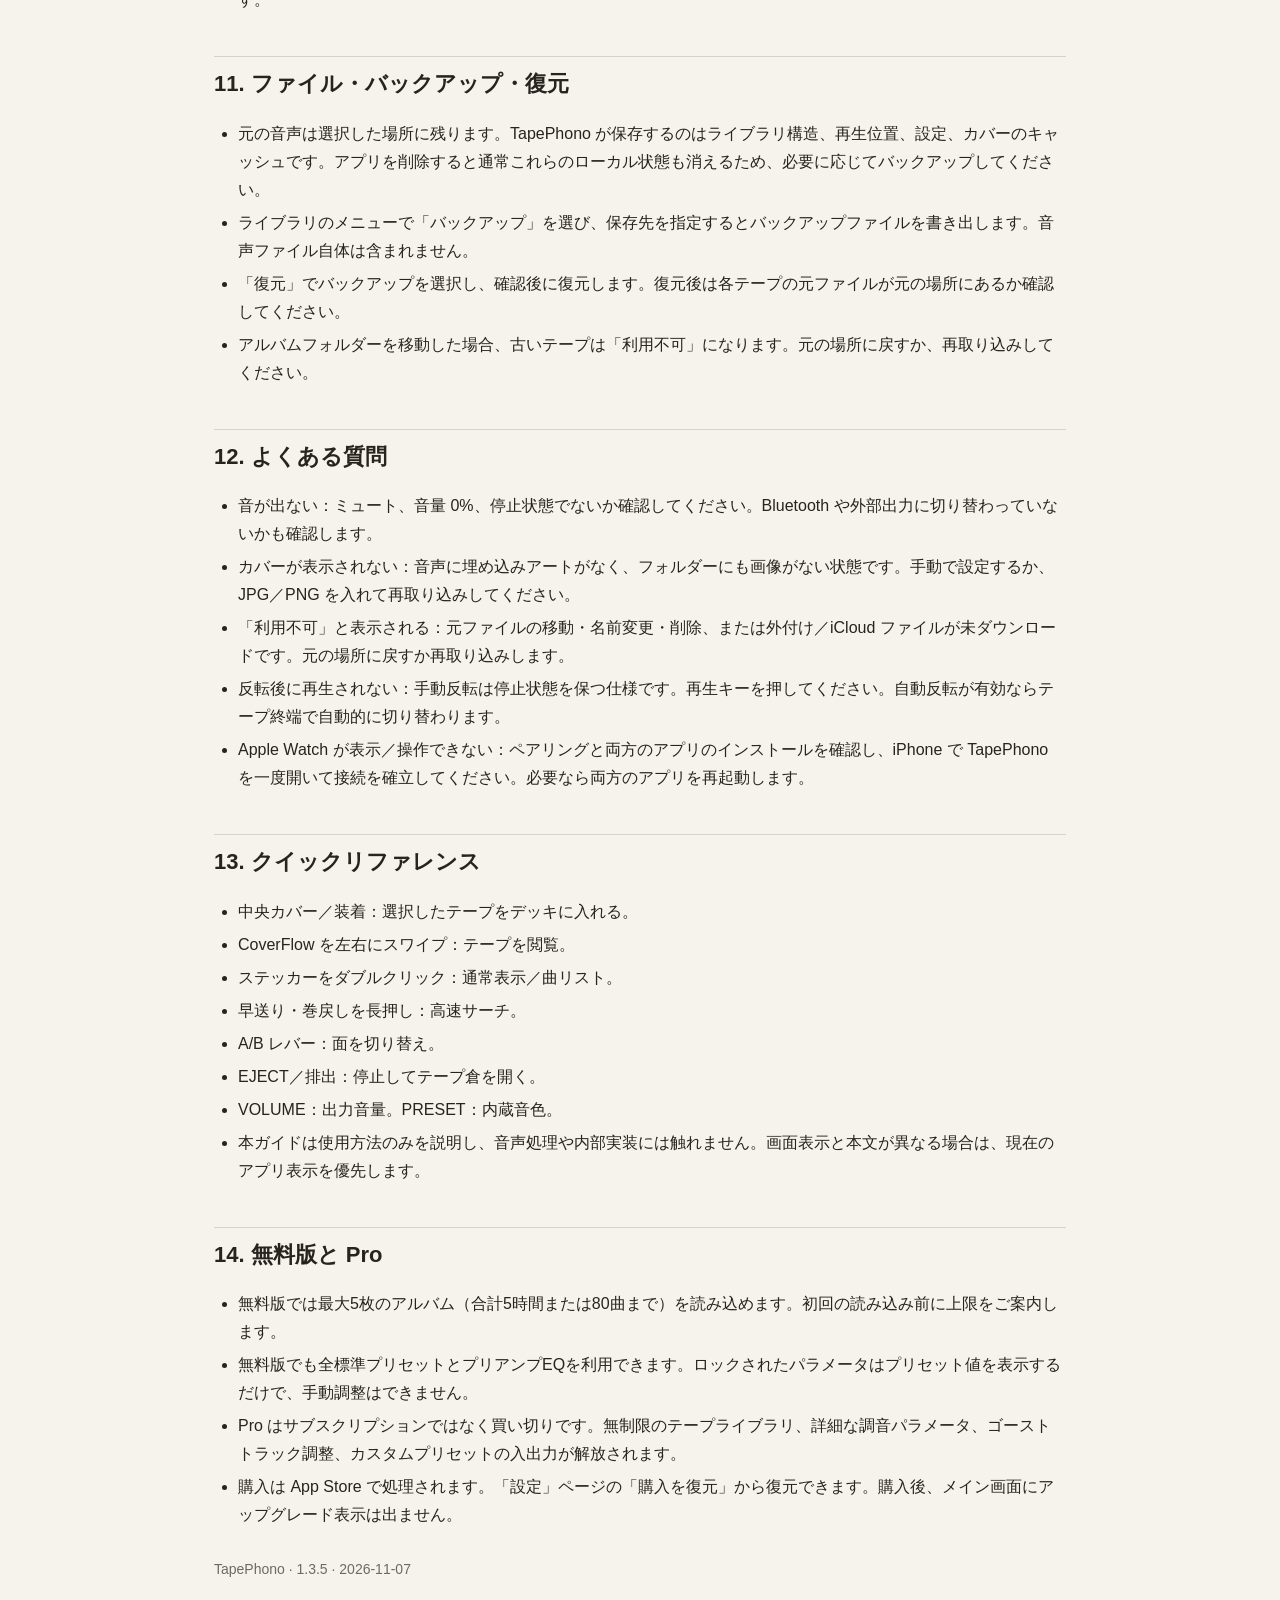
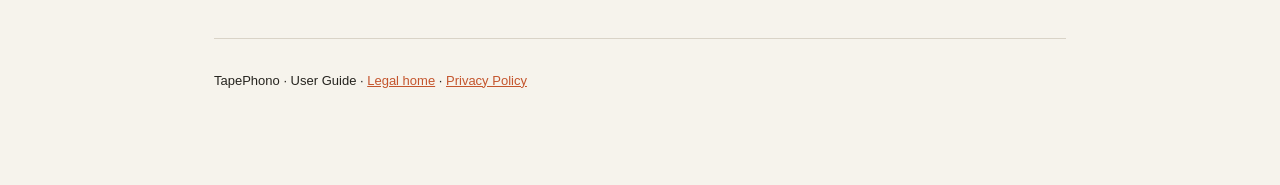
<file: manual/ja/index.html>
<!doctype html>
<html lang="ja">
<head>
<meta charset="utf-8">
<meta name="viewport" content="width=device-width, initial-scale=1">
<title>TapePhono 操作ガイド</title>
<meta name="description" content="TapePhono 操作ガイド">
<link rel="stylesheet" href="../manual.css">
</head>
<body>
<div class="wrap">
<header>
  <h1>TapePhono 操作ガイド</h1>
  <p class="meta">対応バージョン：1.3.5 以降　最終更新：2026年11月6日</p>
  <p class="lede">最初のテープの取り込みから、再生、反転、音質調整、Apple Watch での操作まで——実際の使用順に沿ったガイドです。TapePhono はローカルのテープライブラリを中心に設計されており、アカウント登録は不要です。音声は既定でお使いのデバイス内だけで処理されます。</p>
  <div class="lang"><a href="../">简体中文 / English</a><a href="zh-Hant/">繁體中文</a><a href="ja/">日本語</a><a href="es/">Español</a><a href="fr/">Français</a><a href="de/">Deutsch</a><a href="ko/">한국어</a><a href="../../privacy/">隐私政策 / Privacy</a></div>
</header>
<main>
<nav class="toc" aria-label="目次"><strong>目次</strong><ol><li><a href="#s1">はじめに</a></li><li><a href="#s2">最初のテープを取り込む</a></li><li><a href="#s3">ライブラリと CoverFlow</a></li><li><a href="#s4">装着と再生</a></li><li><a href="#s5">反転・排出・自動反転</a></li><li><a href="#s6">ステッカーと曲リスト</a></li><li><a href="#s7">音量・エフェクト・プリセット</a></li><li><a href="#s8">カウンター・メモリーループ</a></li><li><a href="#s9">Apple Watch リモート</a></li><li><a href="#s10">設定と外観</a></li><li><a href="#s11">ファイル・バックアップ・復元</a></li><li><a href="#s12">よくある質問</a></li><li><a href="#s13">クイックリファレンス</a></li><li><a href="#s14">14. 無料版と Pro</a></li></ol></nav>
<h2 id="s1">1. はじめに</h2><ul><li>TapePhono は「バーチャル・カセットデッキ」です。ローカルの音楽フォルダーを取り込んでテープを作り、実機のように装着・再生・反転・調整します。音楽のダウンロードや元ファイルの変更は行いません。</li><li>まず「ファイル」App でアルバムを 1 つのフォルダーにまとめ、各曲が再生できることを確認してください。フォルダーが整っているほど、装着後の曲順が期待どおりになります。</li></ul><h2 id="s2">2. 最初のテープを取り込む</h2><ul><li>デッキの TAPE BOX／テープ倉を開きます。</li><li>「フォルダーを装着」を選び、システムのファイル選択でアルバムフォルダーを選んで許可します。</li><li>アプリが音声ファイルを読み取り、1 本のテープを作成して自動的に A/B 面へ分割します。</li><li>1〜2 曲だけ追加したい場合は「ファイルを追加」を選びます。複数選択でも 1 本のテープになります。</li></ul><h2 id="s3">3. ライブラリと CoverFlow</h2><ul><li>中央が選択中のテープ、左右が隣のテープです。左右にスワイプして閲覧し、側面のカバーをクリックして選択、中央カバーまたは「装着」でデッキに入れます。</li><li>並べ替えボタンで「追加日／アルバム名／アーティスト」などの順序を切り替えます。右クリック（macOS）または長押し（iOS／iPadOS）で、カバー変更、進行状況のリセット、削除、情報表示ができます。</li></ul><h2 id="s4">4. 装着と再生</h2><ul><li>装着しても自動では再生されません。実機と同じ挙動です。</li><li>再生 ▶：現在位置から開始。もう一度押すと再生／一時停止を切り替えます。</li><li>停止 ■：停止して位置を保持します。</li><li>巻戻し ◀◀／早送り ▶▶：短押しで移動、長押しで高速サーチ、離すと戻ります。</li><li>リールの厚みは進行に合わせて変化します（A 面は厚く、B 面は薄く）。</li></ul><h2 id="s5">5. 反転・排出・自動反転</h2><ul><li>左側の A/B レバーで面を切り替えます。手動反転では再生位置が反対面の対応位置に移ります。</li><li>EJECT／排出で停止してテープ倉を開き、別のテープを選べます。排出時に進行状況は保存されます。</li><li>設定で「自動反転」を有効にすると、A 面の終わりで B 面へ自動的に反転します。B 面の終わりはループ／停止の設定に従います。反転中の短い無音は正常です。</li></ul><h2 id="s6">6. ステッカーと曲リスト</h2><ul><li>ステッカーにはアルバム名、アーティスト、面、曲順、バーコードが表示されます。設定で Type-I／Type-II／Type-III の外観を切り替えられます。外観だけで音質には影響しません。</li><li>ステッカーをダブルクリックすると、通常表示と現在の面の曲リストを切り替えます。2 列で左から右へ並び、A/B 面それぞれ 01 から番号が付きます。1 ページに収まらない場合は上下にスワイプしてページを送ります。</li><li>曲の元ファイルが移動・削除された場合や、外付けディスクが接続されていない場合、リストには残りますが再生時に「利用不可」と表示されます。</li></ul><h2 id="s7">7. 音量・エフェクト・プリセット</h2><ul><li>右側の VOLUME ノブで出力音量を調整します。ドラッグ中は指に追従し、離すとシステム音量と表示が一致します。音声ファイル自体は変更しません。</li><li>ピュア出力：元の音をできるだけ保ち、テープの色付けを抑えます。</li><li>エフェクト：テープノイズ、ワウフラッター、空間感などの強さを調整します。</li><li>PRESET ノブで「TapePhono HQ」「TapePhono Classic」などの内蔵スタイルを切り替え、BASS ノブで低域の厚みを調整します。</li></ul><h2 id="s8">8. カウンター・メモリーループ</h2><ul><li>カウンターは現在位置を表示します。「リセット」はカウンターを 0 に戻すだけで、音声ファイルは変更しません。</li><li>メモリーループ：区間の開始と終了をマークして、その区間を繰り返します。再度オフにすると解除されます。テープ交換・排出・アプリ終了で状態に応じて解除されます。</li></ul><h2 id="s9">9. Apple Watch リモート</h2><ul><li>iPhone に TapePhono をインストールすると、ペアリングした Apple Watch にウォッチ App が自動インストールされます。再生、停止、早送り、巻戻し、面の切り替え、音量を操作できます。</li><li>デジタルクラウンを回して音量を調整します。画面のキーで再生を操作します。</li><li>文字盤に TapePhono のコンプリケーション／ウィジェットを追加できます。</li><li>Bluetooth または Wi-Fi で接続してください。切断時は最後に知っている状態が表示されます。</li></ul><h2 id="s10">10. 設定と外観</h2><ul><li>テーマ／外観：ウォームホワイト、ストーン、グラファイトから選択。システムの明暗に追従させることもできます。</li><li>言語：簡体字中国語、繁体字中国語、English、日本語、Español、Français、Deutsch、한국어。</li><li>ステッカー：Type-I／Type-II／Type-III。</li><li>フィードバック：設定ページから問題や提案を送信できます。メールアドレスは任意です。</li><li>プライバシーポリシー／ユーザーガイド：オンライン文書を開きます。オフラインでもアプリ自体は使用できます。</li></ul><h2 id="s11">11. ファイル・バックアップ・復元</h2><ul><li>元の音声は選択した場所に残ります。TapePhono が保存するのはライブラリ構造、再生位置、設定、カバーのキャッシュです。アプリを削除すると通常これらのローカル状態も消えるため、必要に応じてバックアップしてください。</li><li>ライブラリのメニューで「バックアップ」を選び、保存先を指定するとバックアップファイルを書き出します。音声ファイル自体は含まれません。</li><li>「復元」でバックアップを選択し、確認後に復元します。復元後は各テープの元ファイルが元の場所にあるか確認してください。</li><li>アルバムフォルダーを移動した場合、古いテープは「利用不可」になります。元の場所に戻すか、再取り込みしてください。</li></ul><h2 id="s12">12. よくある質問</h2><ul><li>音が出ない：ミュート、音量 0%、停止状態でないか確認してください。Bluetooth や外部出力に切り替わっていないかも確認します。</li><li>カバーが表示されない：音声に埋め込みアートがなく、フォルダーにも画像がない状態です。手動で設定するか、JPG／PNG を入れて再取り込みしてください。</li><li>「利用不可」と表示される：元ファイルの移動・名前変更・削除、または外付け／iCloud ファイルが未ダウンロードです。元の場所に戻すか再取り込みします。</li><li>反転後に再生されない：手動反転は停止状態を保つ仕様です。再生キーを押してください。自動反転が有効ならテープ終端で自動的に切り替わります。</li><li>Apple Watch が表示／操作できない：ペアリングと両方のアプリのインストールを確認し、iPhone で TapePhono を一度開いて接続を確立してください。必要なら両方のアプリを再起動します。</li></ul><h2 id="s13">13. クイックリファレンス</h2><ul><li>中央カバー／装着：選択したテープをデッキに入れる。</li><li>CoverFlow を左右にスワイプ：テープを閲覧。</li><li>ステッカーをダブルクリック：通常表示／曲リスト。</li><li>早送り・巻戻しを長押し：高速サーチ。</li><li>A/B レバー：面を切り替え。</li><li>EJECT／排出：停止してテープ倉を開く。</li><li>VOLUME：出力音量。PRESET：内蔵音色。</li><li>本ガイドは使用方法のみを説明し、音声処理や内部実装には触れません。画面表示と本文が異なる場合は、現在のアプリ表示を優先します。</li></ul>
<h2 id="s14">14. 無料版と Pro</h2><ul><li>無料版では最大5枚のアルバム（合計5時間または80曲まで）を読み込めます。初回の読み込み前に上限をご案内します。</li><li>無料版でも全標準プリセットとプリアンプEQを利用できます。ロックされたパラメータはプリセット値を表示するだけで、手動調整はできません。</li><li>Pro はサブスクリプションではなく買い切りです。無制限のテープライブラリ、詳細な調音パラメータ、ゴーストトラック調整、カスタムプリセットの入出力が解放されます。</li><li>購入は App Store で処理されます。「設定」ページの「購入を復元」から復元できます。購入後、メイン画面にアップグレード表示は出ません。</li></ul>
<p class="meta" style="margin-top:28px">TapePhono · 1.3.5 · 2026-11-07</p>
</main>
<footer><p>TapePhono · User Guide · <a href="../">Legal home</a> · <a href="../../privacy/">Privacy Policy</a></p></footer>
</div>
</body>
</html>
</file>
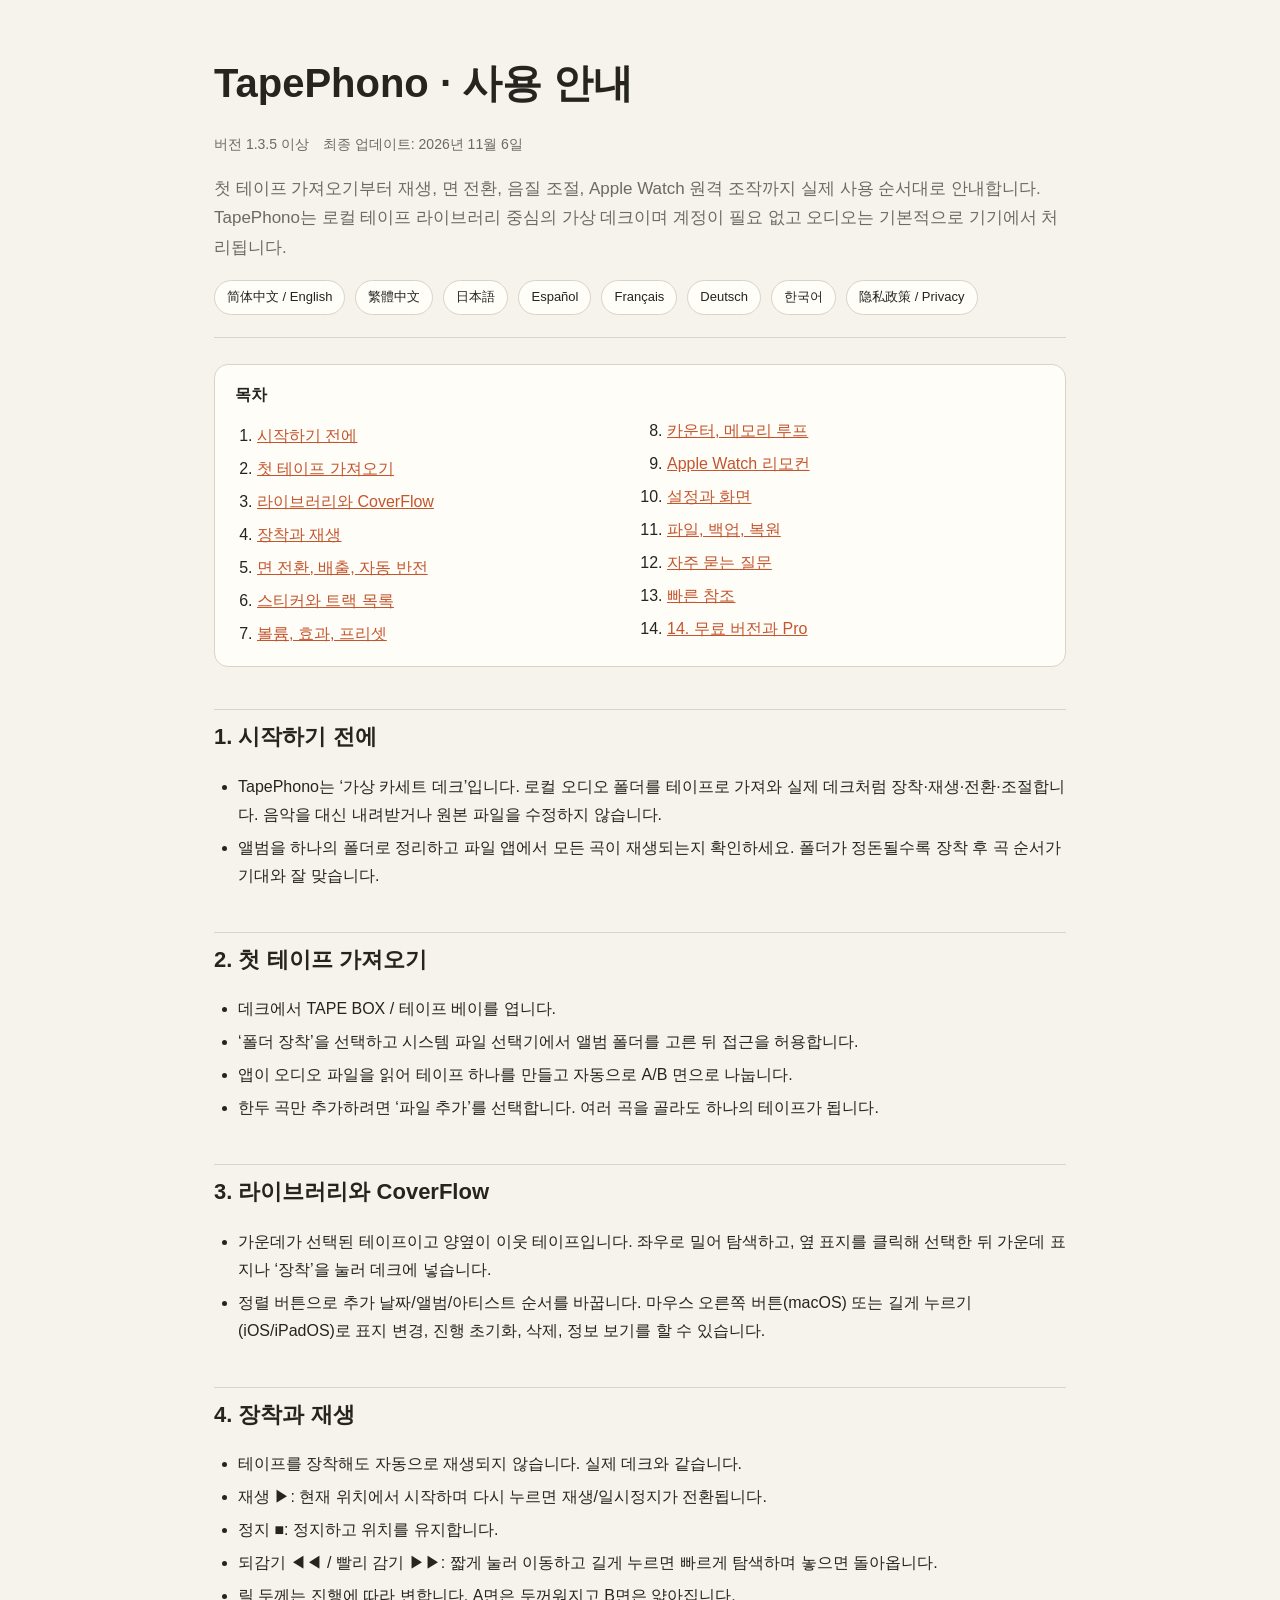
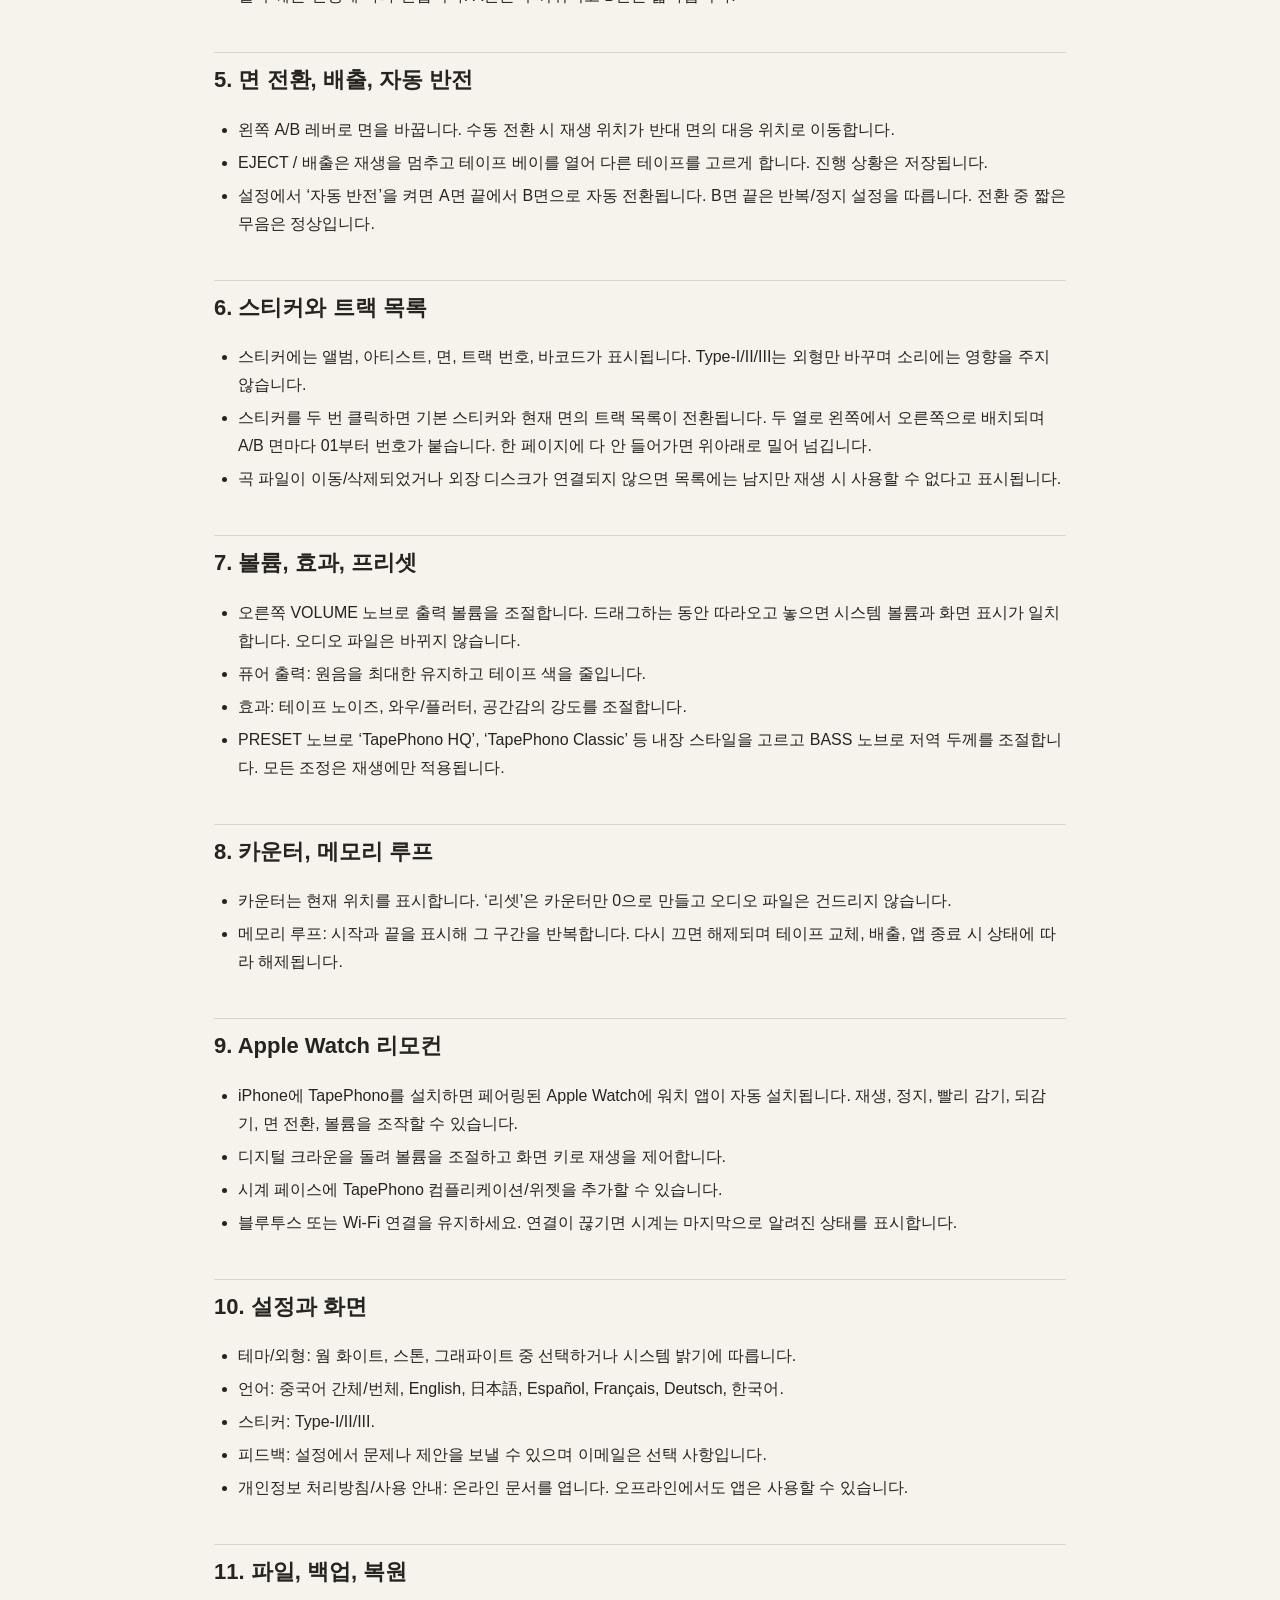
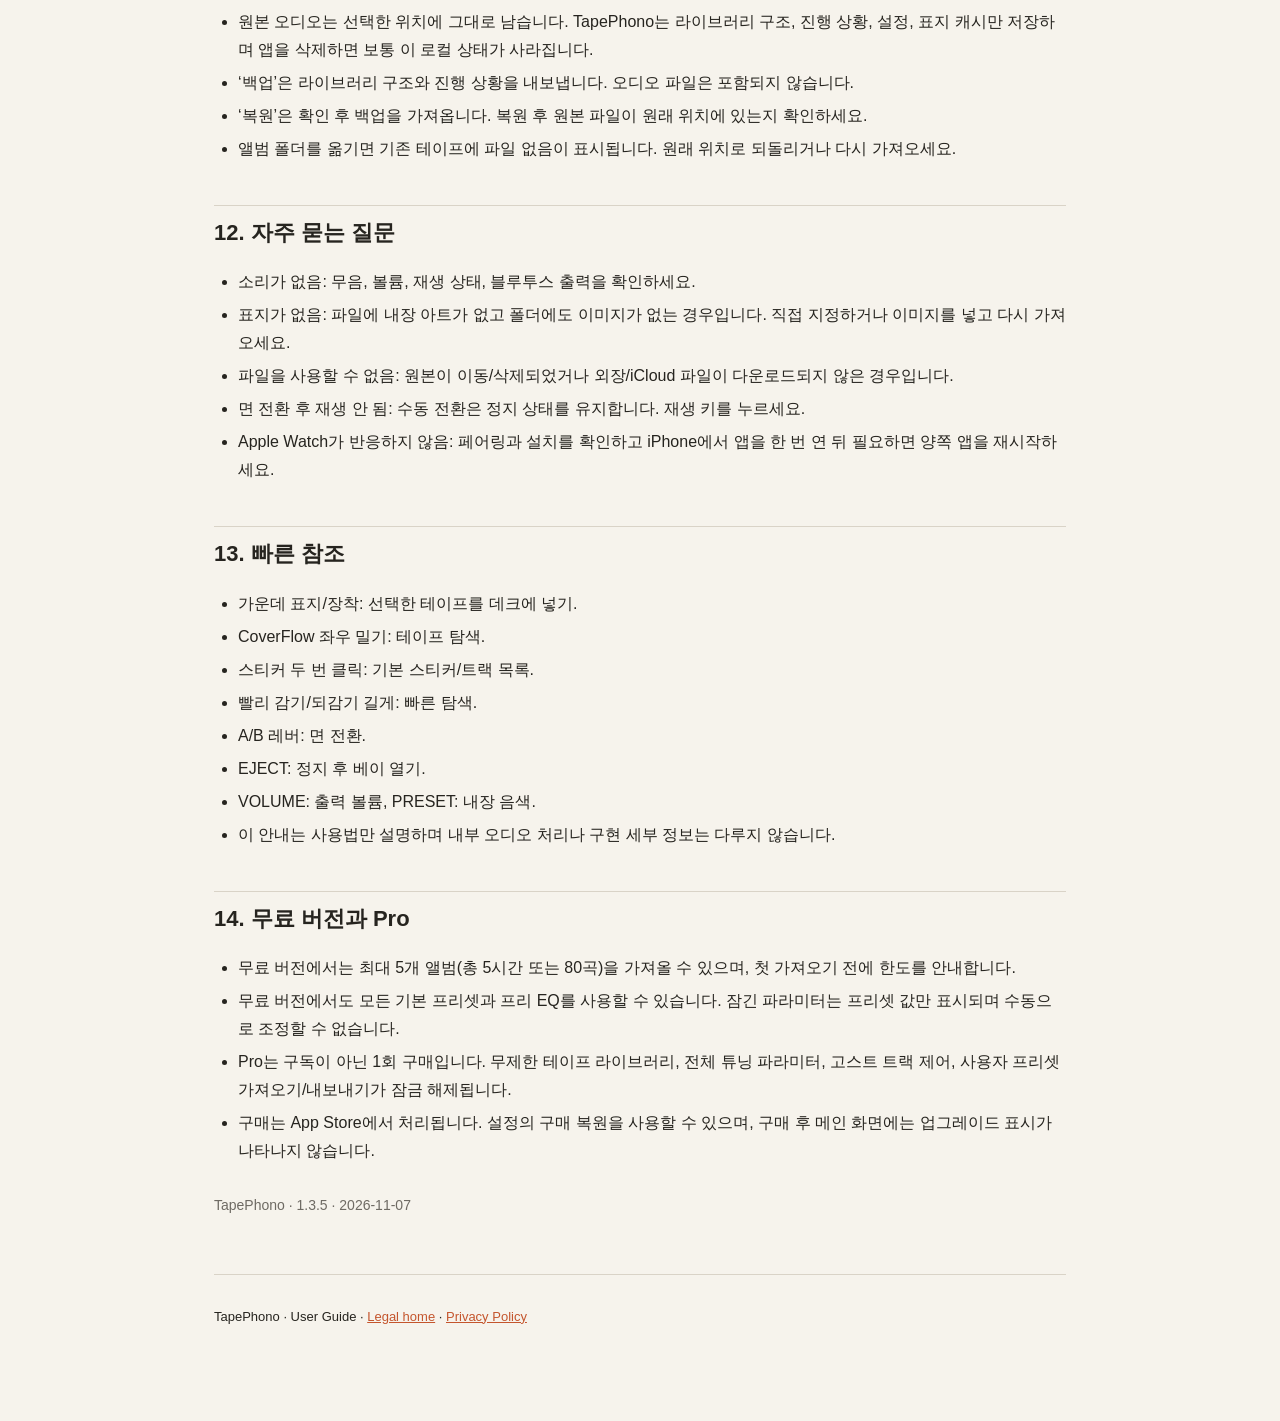
<file: manual/ko/index.html>
<!doctype html>
<html lang="ko">
<head>
<meta charset="utf-8">
<meta name="viewport" content="width=device-width, initial-scale=1">
<title>TapePhono · 사용 안내</title>
<meta name="description" content="TapePhono · 사용 안내">
<link rel="stylesheet" href="../manual.css">
</head>
<body>
<div class="wrap">
<header>
  <h1>TapePhono · 사용 안내</h1>
  <p class="meta">버전 1.3.5 이상　최종 업데이트: 2026년 11월 6일</p>
  <p class="lede">첫 테이프 가져오기부터 재생, 면 전환, 음질 조절, Apple Watch 원격 조작까지 실제 사용 순서대로 안내합니다. TapePhono는 로컬 테이프 라이브러리 중심의 가상 데크이며 계정이 필요 없고 오디오는 기본적으로 기기에서 처리됩니다.</p>
  <div class="lang"><a href="../">简体中文 / English</a><a href="zh-Hant/">繁體中文</a><a href="ja/">日本語</a><a href="es/">Español</a><a href="fr/">Français</a><a href="de/">Deutsch</a><a href="ko/">한국어</a><a href="../../privacy/">隐私政策 / Privacy</a></div>
</header>
<main>
<nav class="toc" aria-label="목차"><strong>목차</strong><ol><li><a href="#s1">시작하기 전에</a></li><li><a href="#s2">첫 테이프 가져오기</a></li><li><a href="#s3">라이브러리와 CoverFlow</a></li><li><a href="#s4">장착과 재생</a></li><li><a href="#s5">면 전환, 배출, 자동 반전</a></li><li><a href="#s6">스티커와 트랙 목록</a></li><li><a href="#s7">볼륨, 효과, 프리셋</a></li><li><a href="#s8">카운터, 메모리 루프</a></li><li><a href="#s9">Apple Watch 리모컨</a></li><li><a href="#s10">설정과 화면</a></li><li><a href="#s11">파일, 백업, 복원</a></li><li><a href="#s12">자주 묻는 질문</a></li><li><a href="#s13">빠른 참조</a></li><li><a href="#s14">14. 무료 버전과 Pro</a></li></ol></nav>
<h2 id="s1">1. 시작하기 전에</h2><ul><li>TapePhono는 ‘가상 카세트 데크’입니다. 로컬 오디오 폴더를 테이프로 가져와 실제 데크처럼 장착·재생·전환·조절합니다. 음악을 대신 내려받거나 원본 파일을 수정하지 않습니다.</li><li>앨범을 하나의 폴더로 정리하고 파일 앱에서 모든 곡이 재생되는지 확인하세요. 폴더가 정돈될수록 장착 후 곡 순서가 기대와 잘 맞습니다.</li></ul><h2 id="s2">2. 첫 테이프 가져오기</h2><ul><li>데크에서 TAPE BOX / 테이프 베이를 엽니다.</li><li>‘폴더 장착’을 선택하고 시스템 파일 선택기에서 앨범 폴더를 고른 뒤 접근을 허용합니다.</li><li>앱이 오디오 파일을 읽어 테이프 하나를 만들고 자동으로 A/B 면으로 나눕니다.</li><li>한두 곡만 추가하려면 ‘파일 추가’를 선택합니다. 여러 곡을 골라도 하나의 테이프가 됩니다.</li></ul><h2 id="s3">3. 라이브러리와 CoverFlow</h2><ul><li>가운데가 선택된 테이프이고 양옆이 이웃 테이프입니다. 좌우로 밀어 탐색하고, 옆 표지를 클릭해 선택한 뒤 가운데 표지나 ‘장착’을 눌러 데크에 넣습니다.</li><li>정렬 버튼으로 추가 날짜/앨범/아티스트 순서를 바꿉니다. 마우스 오른쪽 버튼(macOS) 또는 길게 누르기(iOS/iPadOS)로 표지 변경, 진행 초기화, 삭제, 정보 보기를 할 수 있습니다.</li></ul><h2 id="s4">4. 장착과 재생</h2><ul><li>테이프를 장착해도 자동으로 재생되지 않습니다. 실제 데크와 같습니다.</li><li>재생 ▶: 현재 위치에서 시작하며 다시 누르면 재생/일시정지가 전환됩니다.</li><li>정지 ■: 정지하고 위치를 유지합니다.</li><li>되감기 ◀◀ / 빨리 감기 ▶▶: 짧게 눌러 이동하고 길게 누르면 빠르게 탐색하며 놓으면 돌아옵니다.</li><li>릴 두께는 진행에 따라 변합니다. A면은 두꺼워지고 B면은 얇아집니다.</li></ul><h2 id="s5">5. 면 전환, 배출, 자동 반전</h2><ul><li>왼쪽 A/B 레버로 면을 바꿉니다. 수동 전환 시 재생 위치가 반대 면의 대응 위치로 이동합니다.</li><li>EJECT / 배출은 재생을 멈추고 테이프 베이를 열어 다른 테이프를 고르게 합니다. 진행 상황은 저장됩니다.</li><li>설정에서 ‘자동 반전’을 켜면 A면 끝에서 B면으로 자동 전환됩니다. B면 끝은 반복/정지 설정을 따릅니다. 전환 중 짧은 무음은 정상입니다.</li></ul><h2 id="s6">6. 스티커와 트랙 목록</h2><ul><li>스티커에는 앨범, 아티스트, 면, 트랙 번호, 바코드가 표시됩니다. Type-I/II/III는 외형만 바꾸며 소리에는 영향을 주지 않습니다.</li><li>스티커를 두 번 클릭하면 기본 스티커와 현재 면의 트랙 목록이 전환됩니다. 두 열로 왼쪽에서 오른쪽으로 배치되며 A/B 면마다 01부터 번호가 붙습니다. 한 페이지에 다 안 들어가면 위아래로 밀어 넘깁니다.</li><li>곡 파일이 이동/삭제되었거나 외장 디스크가 연결되지 않으면 목록에는 남지만 재생 시 사용할 수 없다고 표시됩니다.</li></ul><h2 id="s7">7. 볼륨, 효과, 프리셋</h2><ul><li>오른쪽 VOLUME 노브로 출력 볼륨을 조절합니다. 드래그하는 동안 따라오고 놓으면 시스템 볼륨과 화면 표시가 일치합니다. 오디오 파일은 바뀌지 않습니다.</li><li>퓨어 출력: 원음을 최대한 유지하고 테이프 색을 줄입니다.</li><li>효과: 테이프 노이즈, 와우/플러터, 공간감의 강도를 조절합니다.</li><li>PRESET 노브로 ‘TapePhono HQ’, ‘TapePhono Classic’ 등 내장 스타일을 고르고 BASS 노브로 저역 두께를 조절합니다. 모든 조정은 재생에만 적용됩니다.</li></ul><h2 id="s8">8. 카운터, 메모리 루프</h2><ul><li>카운터는 현재 위치를 표시합니다. ‘리셋’은 카운터만 0으로 만들고 오디오 파일은 건드리지 않습니다.</li><li>메모리 루프: 시작과 끝을 표시해 그 구간을 반복합니다. 다시 끄면 해제되며 테이프 교체, 배출, 앱 종료 시 상태에 따라 해제됩니다.</li></ul><h2 id="s9">9. Apple Watch 리모컨</h2><ul><li>iPhone에 TapePhono를 설치하면 페어링된 Apple Watch에 워치 앱이 자동 설치됩니다. 재생, 정지, 빨리 감기, 되감기, 면 전환, 볼륨을 조작할 수 있습니다.</li><li>디지털 크라운을 돌려 볼륨을 조절하고 화면 키로 재생을 제어합니다.</li><li>시계 페이스에 TapePhono 컴플리케이션/위젯을 추가할 수 있습니다.</li><li>블루투스 또는 Wi-Fi 연결을 유지하세요. 연결이 끊기면 시계는 마지막으로 알려진 상태를 표시합니다.</li></ul><h2 id="s10">10. 설정과 화면</h2><ul><li>테마/외형: 웜 화이트, 스톤, 그래파이트 중 선택하거나 시스템 밝기에 따릅니다.</li><li>언어: 중국어 간체/번체, English, 日本語, Español, Français, Deutsch, 한국어.</li><li>스티커: Type-I/II/III.</li><li>피드백: 설정에서 문제나 제안을 보낼 수 있으며 이메일은 선택 사항입니다.</li><li>개인정보 처리방침/사용 안내: 온라인 문서를 엽니다. 오프라인에서도 앱은 사용할 수 있습니다.</li></ul><h2 id="s11">11. 파일, 백업, 복원</h2><ul><li>원본 오디오는 선택한 위치에 그대로 남습니다. TapePhono는 라이브러리 구조, 진행 상황, 설정, 표지 캐시만 저장하며 앱을 삭제하면 보통 이 로컬 상태가 사라집니다.</li><li>‘백업’은 라이브러리 구조와 진행 상황을 내보냅니다. 오디오 파일은 포함되지 않습니다.</li><li>‘복원’은 확인 후 백업을 가져옵니다. 복원 후 원본 파일이 원래 위치에 있는지 확인하세요.</li><li>앨범 폴더를 옮기면 기존 테이프에 파일 없음이 표시됩니다. 원래 위치로 되돌리거나 다시 가져오세요.</li></ul><h2 id="s12">12. 자주 묻는 질문</h2><ul><li>소리가 없음: 무음, 볼륨, 재생 상태, 블루투스 출력을 확인하세요.</li><li>표지가 없음: 파일에 내장 아트가 없고 폴더에도 이미지가 없는 경우입니다. 직접 지정하거나 이미지를 넣고 다시 가져오세요.</li><li>파일을 사용할 수 없음: 원본이 이동/삭제되었거나 외장/iCloud 파일이 다운로드되지 않은 경우입니다.</li><li>면 전환 후 재생 안 됨: 수동 전환은 정지 상태를 유지합니다. 재생 키를 누르세요.</li><li>Apple Watch가 반응하지 않음: 페어링과 설치를 확인하고 iPhone에서 앱을 한 번 연 뒤 필요하면 양쪽 앱을 재시작하세요.</li></ul><h2 id="s13">13. 빠른 참조</h2><ul><li>가운데 표지/장착: 선택한 테이프를 데크에 넣기.</li><li>CoverFlow 좌우 밀기: 테이프 탐색.</li><li>스티커 두 번 클릭: 기본 스티커/트랙 목록.</li><li>빨리 감기/되감기 길게: 빠른 탐색.</li><li>A/B 레버: 면 전환.</li><li>EJECT: 정지 후 베이 열기.</li><li>VOLUME: 출력 볼륨, PRESET: 내장 음색.</li><li>이 안내는 사용법만 설명하며 내부 오디오 처리나 구현 세부 정보는 다루지 않습니다.</li></ul>
<h2 id="s14">14. 무료 버전과 Pro</h2><ul><li>무료 버전에서는 최대 5개 앨범(총 5시간 또는 80곡)을 가져올 수 있으며, 첫 가져오기 전에 한도를 안내합니다.</li><li>무료 버전에서도 모든 기본 프리셋과 프리 EQ를 사용할 수 있습니다. 잠긴 파라미터는 프리셋 값만 표시되며 수동으로 조정할 수 없습니다.</li><li>Pro는 구독이 아닌 1회 구매입니다. 무제한 테이프 라이브러리, 전체 튜닝 파라미터, 고스트 트랙 제어, 사용자 프리셋 가져오기/내보내기가 잠금 해제됩니다.</li><li>구매는 App Store에서 처리됩니다. 설정의 구매 복원을 사용할 수 있으며, 구매 후 메인 화면에는 업그레이드 표시가 나타나지 않습니다.</li></ul>
<p class="meta" style="margin-top:28px">TapePhono · 1.3.5 · 2026-11-07</p>
</main>
<footer><p>TapePhono · User Guide · <a href="../">Legal home</a> · <a href="../../privacy/">Privacy Policy</a></p></footer>
</div>
</body>
</html>
</file>
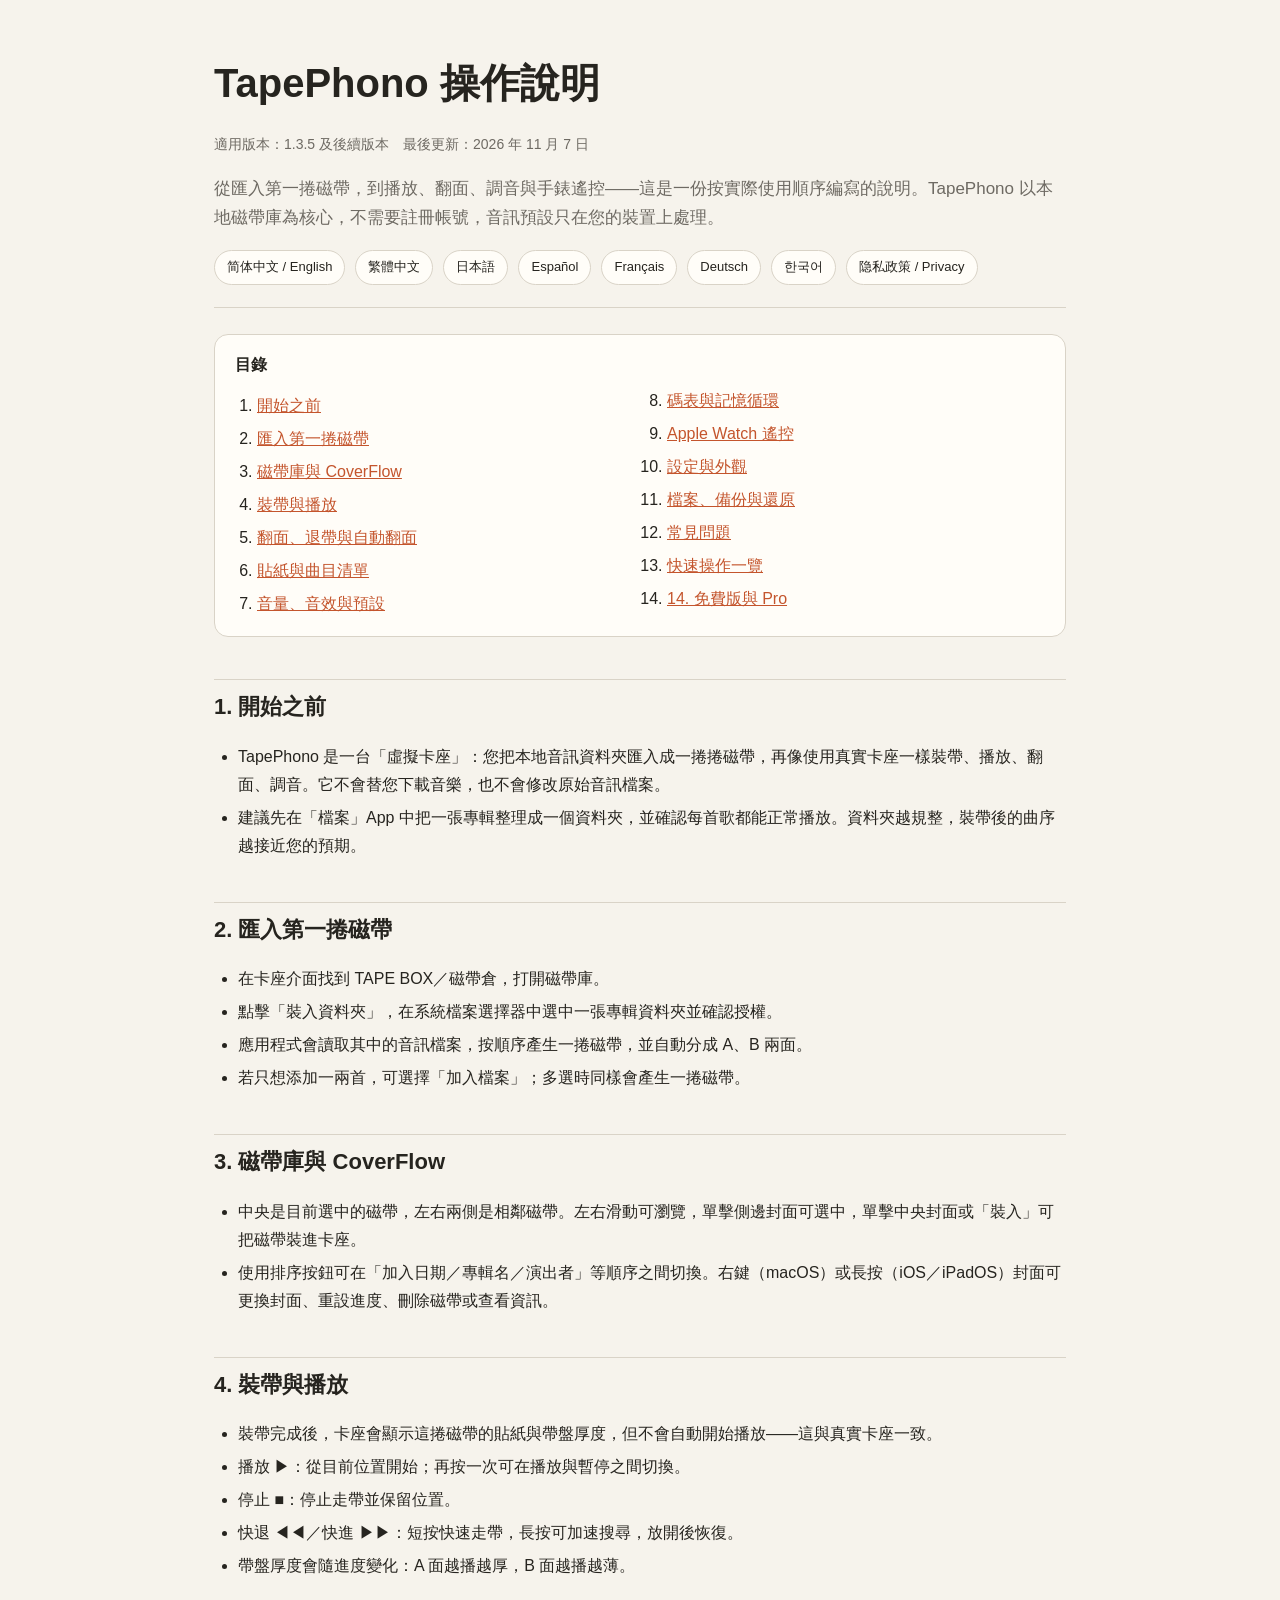
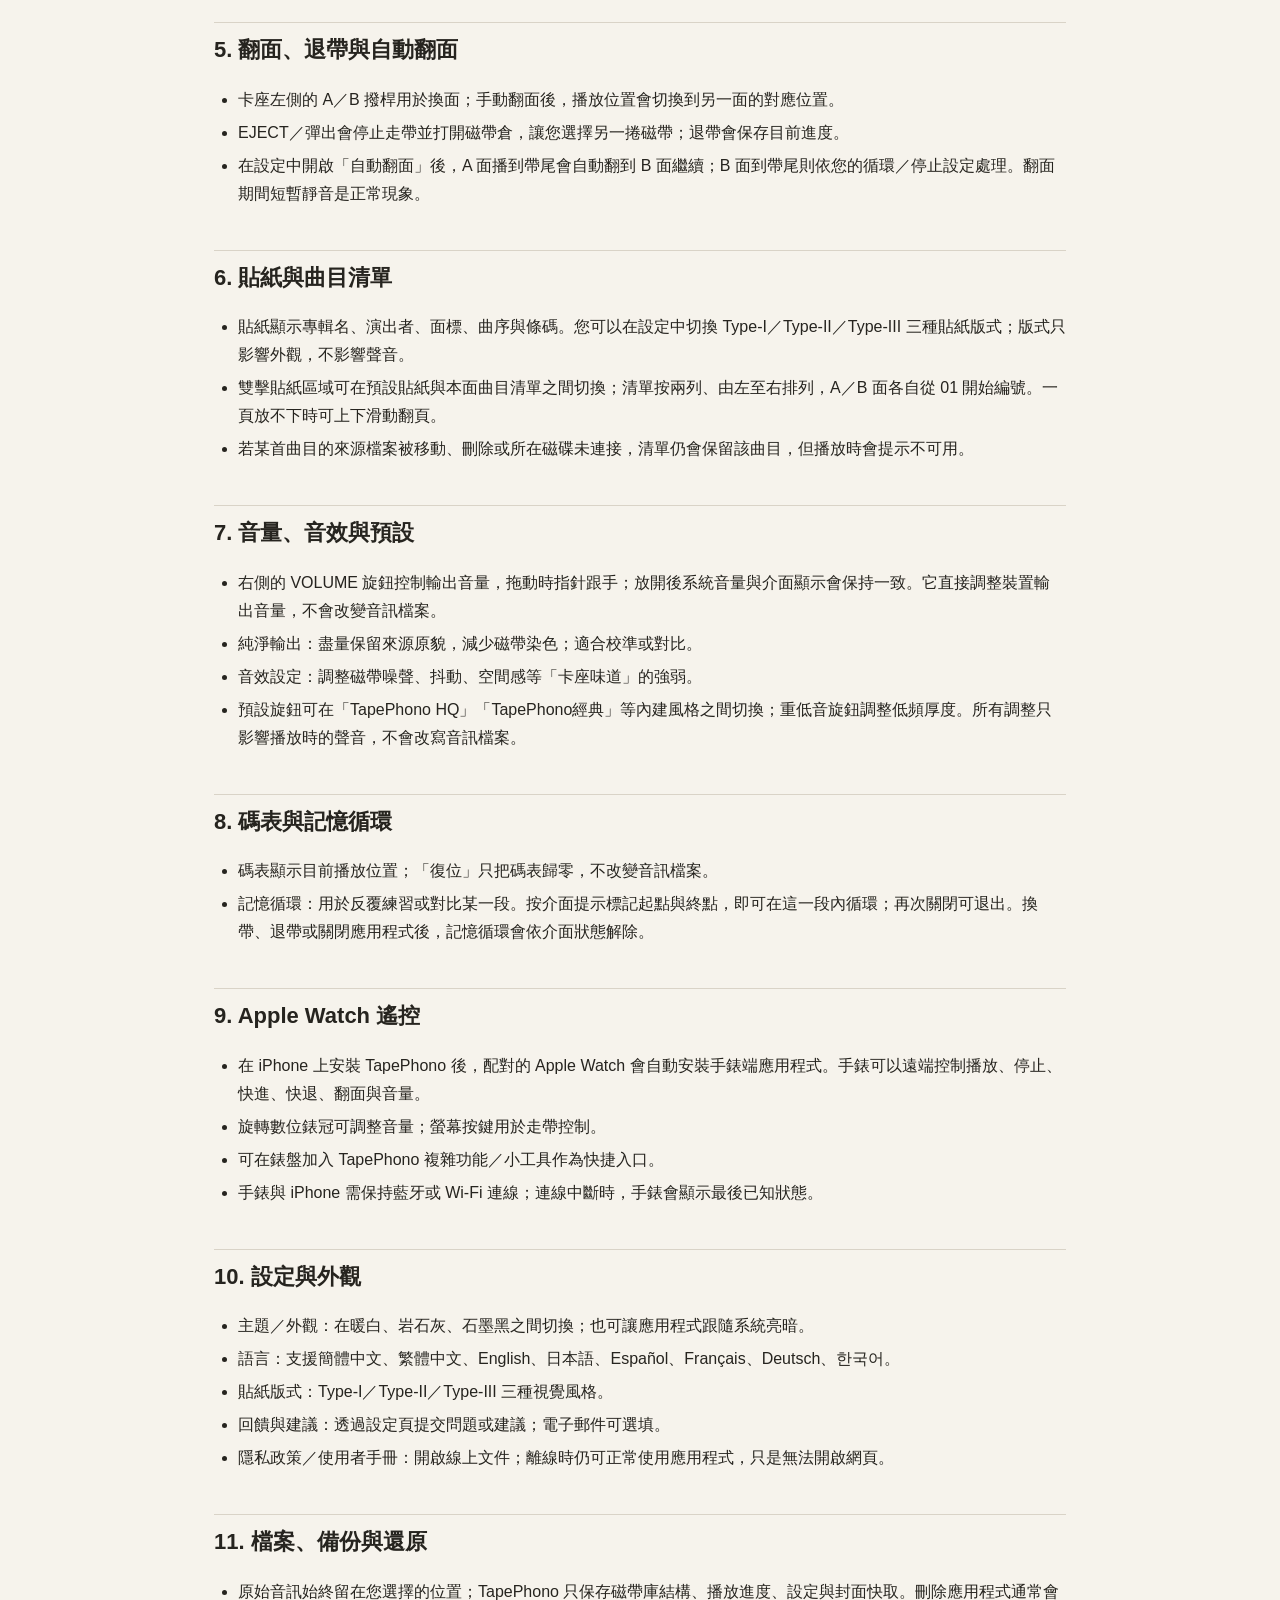
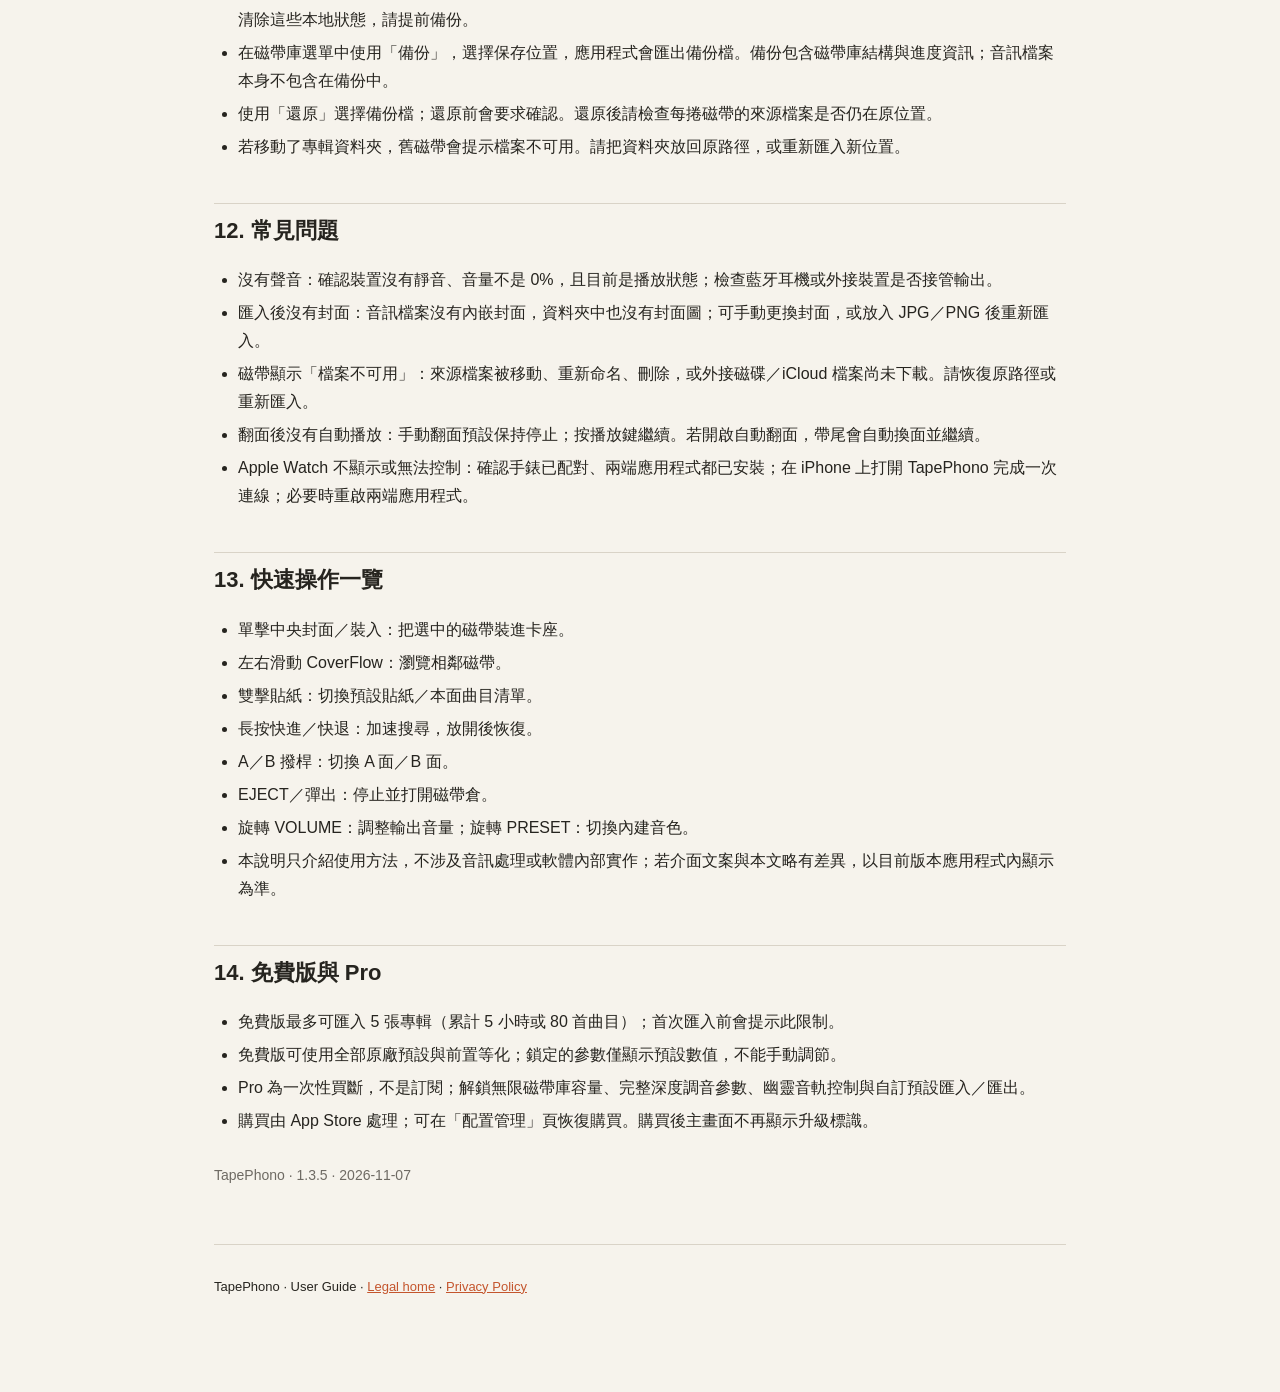
<file: manual/zh-Hant/index.html>
<!doctype html>
<html lang="zh-Hant">
<head>
<meta charset="utf-8">
<meta name="viewport" content="width=device-width, initial-scale=1">
<title>TapePhono 操作說明</title>
<meta name="description" content="TapePhono 操作說明">
<link rel="stylesheet" href="../manual.css">
</head>
<body>
<div class="wrap">
<header>
  <h1>TapePhono 操作說明</h1>
  <p class="meta">適用版本：1.3.5 及後續版本　最後更新：2026 年 11 月 7 日</p>
  <p class="lede">從匯入第一捲磁帶，到播放、翻面、調音與手錶遙控——這是一份按實際使用順序編寫的說明。TapePhono 以本地磁帶庫為核心，不需要註冊帳號，音訊預設只在您的裝置上處理。</p>
  <div class="lang"><a href="../">简体中文 / English</a><a href="zh-Hant/">繁體中文</a><a href="ja/">日本語</a><a href="es/">Español</a><a href="fr/">Français</a><a href="de/">Deutsch</a><a href="ko/">한국어</a><a href="../../privacy/">隐私政策 / Privacy</a></div>
</header>
<main>
<nav class="toc" aria-label="目錄"><strong>目錄</strong><ol><li><a href="#s1">開始之前</a></li><li><a href="#s2">匯入第一捲磁帶</a></li><li><a href="#s3">磁帶庫與 CoverFlow</a></li><li><a href="#s4">裝帶與播放</a></li><li><a href="#s5">翻面、退帶與自動翻面</a></li><li><a href="#s6">貼紙與曲目清單</a></li><li><a href="#s7">音量、音效與預設</a></li><li><a href="#s8">碼表與記憶循環</a></li><li><a href="#s9">Apple Watch 遙控</a></li><li><a href="#s10">設定與外觀</a></li><li><a href="#s11">檔案、備份與還原</a></li><li><a href="#s12">常見問題</a></li><li><a href="#s13">快速操作一覽</a></li><li><a href="#s14">14. 免費版與 Pro</a></li></ol></nav>
<h2 id="s1">1. 開始之前</h2><ul><li>TapePhono 是一台「虛擬卡座」：您把本地音訊資料夾匯入成一捲捲磁帶，再像使用真實卡座一樣裝帶、播放、翻面、調音。它不會替您下載音樂，也不會修改原始音訊檔案。</li><li>建議先在「檔案」App 中把一張專輯整理成一個資料夾，並確認每首歌都能正常播放。資料夾越規整，裝帶後的曲序越接近您的預期。</li></ul><h2 id="s2">2. 匯入第一捲磁帶</h2><ul><li>在卡座介面找到 TAPE BOX／磁帶倉，打開磁帶庫。</li><li>點擊「裝入資料夾」，在系統檔案選擇器中選中一張專輯資料夾並確認授權。</li><li>應用程式會讀取其中的音訊檔案，按順序產生一捲磁帶，並自動分成 A、B 兩面。</li><li>若只想添加一兩首，可選擇「加入檔案」；多選時同樣會產生一捲磁帶。</li></ul><h2 id="s3">3. 磁帶庫與 CoverFlow</h2><ul><li>中央是目前選中的磁帶，左右兩側是相鄰磁帶。左右滑動可瀏覽，單擊側邊封面可選中，單擊中央封面或「裝入」可把磁帶裝進卡座。</li><li>使用排序按鈕可在「加入日期／專輯名／演出者」等順序之間切換。右鍵（macOS）或長按（iOS／iPadOS）封面可更換封面、重設進度、刪除磁帶或查看資訊。</li></ul><h2 id="s4">4. 裝帶與播放</h2><ul><li>裝帶完成後，卡座會顯示這捲磁帶的貼紙與帶盤厚度，但不會自動開始播放——這與真實卡座一致。</li><li>播放 ▶：從目前位置開始；再按一次可在播放與暫停之間切換。</li><li>停止 ■：停止走帶並保留位置。</li><li>快退 ◀◀／快進 ▶▶：短按快速走帶，長按可加速搜尋，放開後恢復。</li><li>帶盤厚度會隨進度變化：A 面越播越厚，B 面越播越薄。</li></ul><h2 id="s5">5. 翻面、退帶與自動翻面</h2><ul><li>卡座左側的 A／B 撥桿用於換面；手動翻面後，播放位置會切換到另一面的對應位置。</li><li>EJECT／彈出會停止走帶並打開磁帶倉，讓您選擇另一捲磁帶；退帶會保存目前進度。</li><li>在設定中開啟「自動翻面」後，A 面播到帶尾會自動翻到 B 面繼續；B 面到帶尾則依您的循環／停止設定處理。翻面期間短暫靜音是正常現象。</li></ul><h2 id="s6">6. 貼紙與曲目清單</h2><ul><li>貼紙顯示專輯名、演出者、面標、曲序與條碼。您可以在設定中切換 Type-I／Type-II／Type-III 三種貼紙版式；版式只影響外觀，不影響聲音。</li><li>雙擊貼紙區域可在預設貼紙與本面曲目清單之間切換；清單按兩列、由左至右排列，A／B 面各自從 01 開始編號。一頁放不下時可上下滑動翻頁。</li><li>若某首曲目的來源檔案被移動、刪除或所在磁碟未連接，清單仍會保留該曲目，但播放時會提示不可用。</li></ul><h2 id="s7">7. 音量、音效與預設</h2><ul><li>右側的 VOLUME 旋鈕控制輸出音量，拖動時指針跟手；放開後系統音量與介面顯示會保持一致。它直接調整裝置輸出音量，不會改變音訊檔案。</li><li>純淨輸出：盡量保留來源原貌，減少磁帶染色；適合校準或對比。</li><li>音效設定：調整磁帶噪聲、抖動、空間感等「卡座味道」的強弱。</li><li>預設旋鈕可在「TapePhono HQ」「TapePhono經典」等內建風格之間切換；重低音旋鈕調整低頻厚度。所有調整只影響播放時的聲音，不會改寫音訊檔案。</li></ul><h2 id="s8">8. 碼表與記憶循環</h2><ul><li>碼表顯示目前播放位置；「復位」只把碼表歸零，不改變音訊檔案。</li><li>記憶循環：用於反覆練習或對比某一段。按介面提示標記起點與終點，即可在這一段內循環；再次關閉可退出。換帶、退帶或關閉應用程式後，記憶循環會依介面狀態解除。</li></ul><h2 id="s9">9. Apple Watch 遙控</h2><ul><li>在 iPhone 上安裝 TapePhono 後，配對的 Apple Watch 會自動安裝手錶端應用程式。手錶可以遠端控制播放、停止、快進、快退、翻面與音量。</li><li>旋轉數位錶冠可調整音量；螢幕按鍵用於走帶控制。</li><li>可在錶盤加入 TapePhono 複雜功能／小工具作為快捷入口。</li><li>手錶與 iPhone 需保持藍牙或 Wi-Fi 連線；連線中斷時，手錶會顯示最後已知狀態。</li></ul><h2 id="s10">10. 設定與外觀</h2><ul><li>主題／外觀：在暖白、岩石灰、石墨黑之間切換；也可讓應用程式跟隨系統亮暗。</li><li>語言：支援簡體中文、繁體中文、English、日本語、Español、Français、Deutsch、한국어。</li><li>貼紙版式：Type-I／Type-II／Type-III 三種視覺風格。</li><li>回饋與建議：透過設定頁提交問題或建議；電子郵件可選填。</li><li>隱私政策／使用者手冊：開啟線上文件；離線時仍可正常使用應用程式，只是無法開啟網頁。</li></ul><h2 id="s11">11. 檔案、備份與還原</h2><ul><li>原始音訊始終留在您選擇的位置；TapePhono 只保存磁帶庫結構、播放進度、設定與封面快取。刪除應用程式通常會清除這些本地狀態，請提前備份。</li><li>在磁帶庫選單中使用「備份」，選擇保存位置，應用程式會匯出備份檔。備份包含磁帶庫結構與進度資訊；音訊檔案本身不包含在備份中。</li><li>使用「還原」選擇備份檔；還原前會要求確認。還原後請檢查每捲磁帶的來源檔案是否仍在原位置。</li><li>若移動了專輯資料夾，舊磁帶會提示檔案不可用。請把資料夾放回原路徑，或重新匯入新位置。</li></ul><h2 id="s12">12. 常見問題</h2><ul><li>沒有聲音：確認裝置沒有靜音、音量不是 0%，且目前是播放狀態；檢查藍牙耳機或外接裝置是否接管輸出。</li><li>匯入後沒有封面：音訊檔案沒有內嵌封面，資料夾中也沒有封面圖；可手動更換封面，或放入 JPG／PNG 後重新匯入。</li><li>磁帶顯示「檔案不可用」：來源檔案被移動、重新命名、刪除，或外接磁碟／iCloud 檔案尚未下載。請恢復原路徑或重新匯入。</li><li>翻面後沒有自動播放：手動翻面預設保持停止；按播放鍵繼續。若開啟自動翻面，帶尾會自動換面並繼續。</li><li>Apple Watch 不顯示或無法控制：確認手錶已配對、兩端應用程式都已安裝；在 iPhone 上打開 TapePhono 完成一次連線；必要時重啟兩端應用程式。</li></ul><h2 id="s13">13. 快速操作一覽</h2><ul><li>單擊中央封面／裝入：把選中的磁帶裝進卡座。</li><li>左右滑動 CoverFlow：瀏覽相鄰磁帶。</li><li>雙擊貼紙：切換預設貼紙／本面曲目清單。</li><li>長按快進／快退：加速搜尋，放開後恢復。</li><li>A／B 撥桿：切換 A 面／B 面。</li><li>EJECT／彈出：停止並打開磁帶倉。</li><li>旋轉 VOLUME：調整輸出音量；旋轉 PRESET：切換內建音色。</li><li>本說明只介紹使用方法，不涉及音訊處理或軟體內部實作；若介面文案與本文略有差異，以目前版本應用程式內顯示為準。</li></ul>
<h2 id="s14">14. 免費版與 Pro</h2><ul><li>免費版最多可匯入 5 張專輯（累計 5 小時或 80 首曲目）；首次匯入前會提示此限制。</li><li>免費版可使用全部原廠預設與前置等化；鎖定的參數僅顯示預設數值，不能手動調節。</li><li>Pro 為一次性買斷，不是訂閱；解鎖無限磁帶庫容量、完整深度調音參數、幽靈音軌控制與自訂預設匯入／匯出。</li><li>購買由 App Store 處理；可在「配置管理」頁恢復購買。購買後主畫面不再顯示升級標識。</li></ul>
<p class="meta" style="margin-top:28px">TapePhono · 1.3.5 · 2026-11-07</p>
</main>
<footer><p>TapePhono · User Guide · <a href="../">Legal home</a> · <a href="../../privacy/">Privacy Policy</a></p></footer>
</div>
</body>
</html>
</file>
<file: manual/manual.css>
:root{--ink:#26241f;--muted:#6e6a63;--line:#d9d3c7;--paper:#f6f3ec;--card:#fffdf8;--accent:#c4552d;--code:#efe9dd}
  *{box-sizing:border-box}html{scroll-behavior:smooth}
  body{margin:0;background:var(--paper);color:var(--ink);font-family:-apple-system,BlinkMacSystemFont,"Segoe UI","Noto Sans SC","PingFang SC","Hiragino Sans GB",sans-serif;line-height:1.75;font-size:16px}
  .wrap{max-width:900px;margin:0 auto;padding:48px 24px 80px}
  header{border-bottom:1px solid var(--line);padding-bottom:22px;margin-bottom:26px}
  h1{font-size:clamp(28px,5vw,40px);margin:0 0 10px}
  h2{font-size:22px;margin:42px 0 12px;padding-top:8px;border-top:1px solid var(--line)}
  h3{font-size:17px;margin:26px 0 8px}
  p,li{color:var(--ink)}.meta{color:var(--muted);font-size:14px}.lede{font-size:17px;color:var(--muted)}
  nav.toc{background:var(--card);border:1px solid var(--line);border-radius:14px;padding:16px 20px;margin:24px 0}
  nav.toc strong{display:block;margin-bottom:8px}nav.toc ol{margin:0;padding-left:22px;columns:2;column-gap:32px}
  @media(max-width:620px){nav.toc ol{columns:1}}
  table{width:100%;border-collapse:collapse;margin:12px 0 20px;font-size:14.5px}
  th,td{border:1px solid var(--line);padding:9px 11px;vertical-align:top;text-align:left}th{background:var(--code)}
  ul,ol{padding-left:24px}li{margin:5px 0}
  code{background:var(--code);padding:1px 6px;border-radius:5px;font-size:90%}
  a{color:var(--accent)}
  .note{background:var(--card);border-left:4px solid var(--accent);padding:12px 16px;border-radius:0 10px 10px 0;margin:18px 0}
  .lang{display:flex;gap:10px;flex-wrap:wrap;margin-top:14px}
  .lang a{border:1px solid var(--line);background:var(--card);color:var(--ink);text-decoration:none;font-size:13px;padding:5px 12px;border-radius:999px}
  .lang a:hover{border-color:var(--accent);color:var(--accent)}
  footer{margin-top:56px;padding-top:18px;border-top:1px solid var(--line);color:var(--muted);font-size:13px}
  @media print{body{background:#fff}nav.toc,.lang{display:none}a{color:inherit;text-decoration:none}h2{page-break-after:avoid}}
</file>
